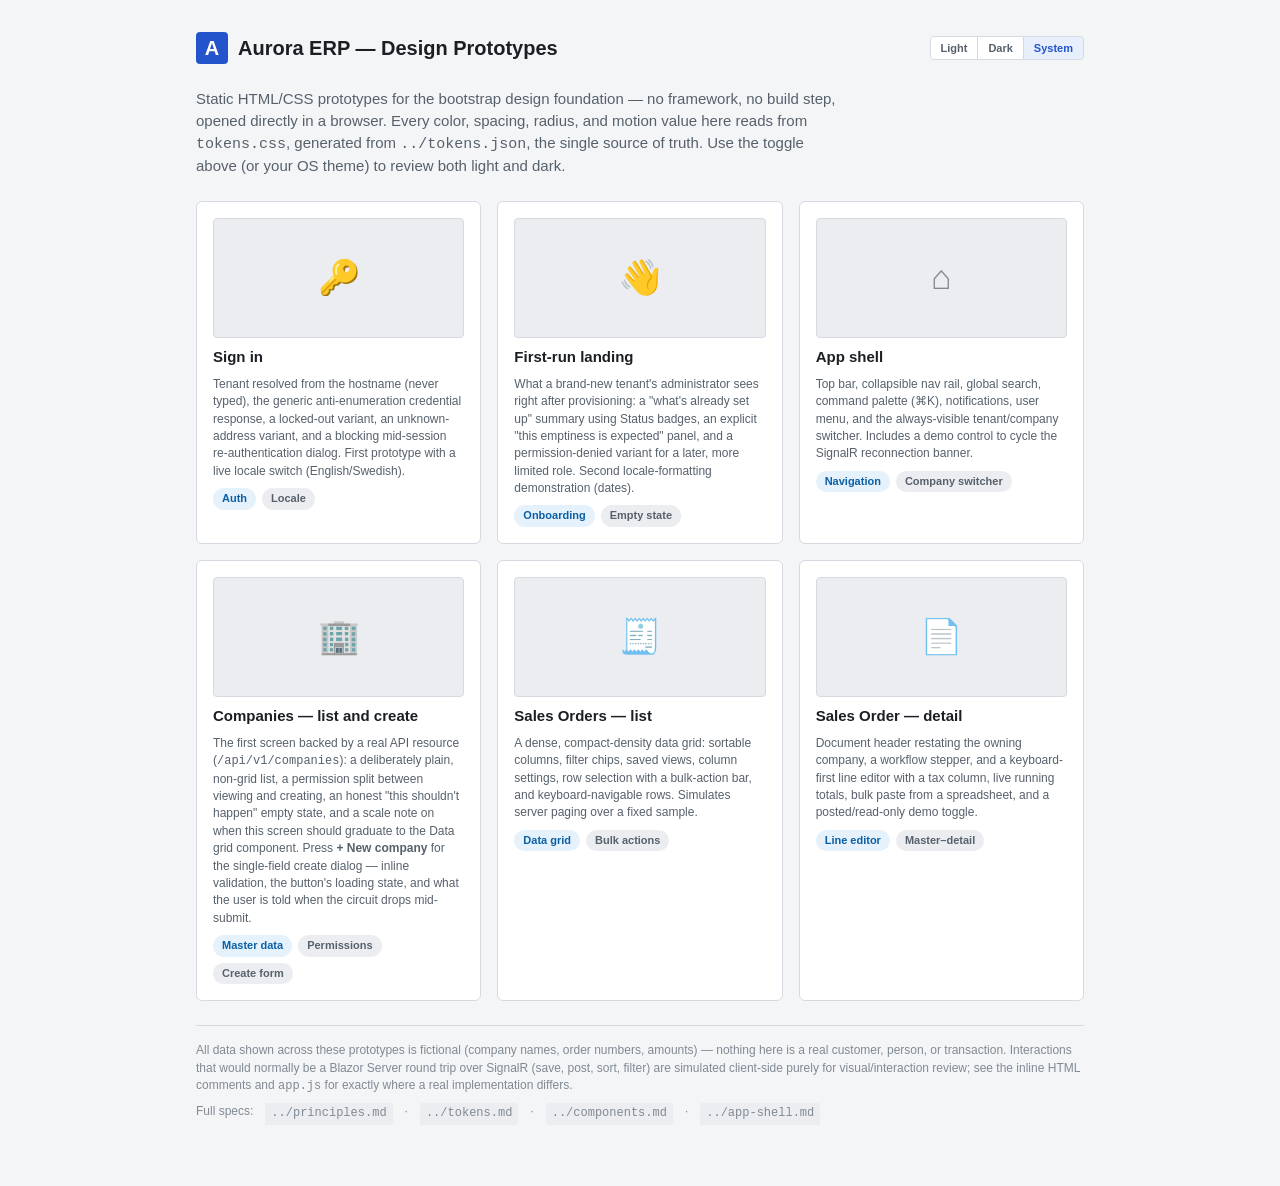
<file: docs/design/prototypes/index.html>
<!doctype html>
<html lang="en">
<head>
<meta charset="utf-8">
<meta name="viewport" content="width=device-width, initial-scale=1">
<title>Aurora ERP Prototypes</title>
<link rel="stylesheet" href="tokens.css">
<link rel="stylesheet" href="app.css">
<style>
  .landing { max-width: 920px; margin: 0 auto; padding: var(--space-8) var(--space-4) var(--space-16); display:flex; flex-direction:column; gap:var(--space-6); }
  .landing header { display:flex; align-items:center; justify-content:space-between; gap:var(--space-4); flex-wrap:wrap; }
  .landing .brand { display:flex; align-items:center; gap:10px; font-weight:700; font-size:20px; }
  .landing .brand .mark { width:32px;height:32px;border-radius:var(--radius-sm); background:var(--color-accent-solid); color:var(--color-text-on-accent); display:flex;align-items:center;justify-content:center; font-weight:700; }
  .lede { font-size: var(--font-size-body-lg); color: var(--color-text-muted); max-width: 640px; }
  .card-grid { display:grid; grid-template-columns: repeat(3,1fr); gap: var(--space-4); }
  @media (max-width: 900px) { .card-grid { grid-template-columns: 1fr; } }
  .proto-card {
    display:flex; flex-direction:column; gap:var(--space-2); text-decoration:none; color:inherit;
    background: var(--color-surface); border:1px solid var(--color-border); border-radius: var(--radius-md);
    padding: var(--space-4); transition: border-color var(--duration-fast) var(--easing-standard), box-shadow var(--duration-fast) var(--easing-standard);
  }
  .proto-card:hover { border-color: var(--color-accent); box-shadow: var(--elevation-2); }
  .proto-card .thumb {
    height: 120px; border-radius: var(--radius-sm); background: var(--color-surface-sunken);
    display:flex; align-items:center; justify-content:center; font-size:34px; color:var(--color-text-subtle);
    border:1px solid var(--color-border);
  }
  .proto-card h2 { font-size: var(--font-size-body-lg); font-weight:600; }
  .proto-card p { font-size: 12px; color: var(--color-text-muted); }
  .proto-card .tags { display:flex; gap:6px; flex-wrap:wrap; }
  .foot-note { font-size:12px; color: var(--color-text-subtle); border-top:1px solid var(--color-border); padding-top: var(--space-4); }
  .doc-links { display:flex; gap:var(--space-3); flex-wrap:wrap; font-size:12px; }
  .doc-links code { background: var(--color-surface-sunken); padding:2px 6px; border-radius: var(--radius-xs); font-family: var(--font-family-mono); }
</style>
</head>
<body>
<div class="landing">
  <header>
    <div class="brand"><span class="mark">A</span> Aurora ERP — Design Prototypes</div>
    <div class="theme-toggle">
      <button data-mode="light" onclick="setTheme('light')">Light</button>
      <button data-mode="dark" onclick="setTheme('dark')">Dark</button>
      <button data-mode="system" onclick="setTheme('system')">System</button>
    </div>
  </header>

  <p class="lede">
    Static HTML/CSS prototypes for the bootstrap design foundation — no framework, no build step, opened directly
    in a browser. Every color, spacing, radius, and motion value here reads from <code>tokens.css</code>,
    generated from <code>../tokens.json</code>, the single source of truth. Use the toggle above (or your OS theme)
    to review both light and dark.
  </p>

  <div class="card-grid">
    <a class="proto-card" href="sign-in.html">
      <div class="thumb">🔑</div>
      <h2>Sign in</h2>
      <p>Tenant resolved from the hostname (never typed), the generic anti-enumeration credential
      response, a locked-out variant, an unknown-address variant, and a blocking mid-session
      re-authentication dialog. First prototype with a live locale switch (English/Swedish).</p>
      <div class="tags"><span class="badge badge-info">Auth</span><span class="badge badge-neutral">Locale</span></div>
    </a>
    <a class="proto-card" href="first-run-landing.html">
      <div class="thumb">👋</div>
      <h2>First-run landing</h2>
      <p>What a brand-new tenant's administrator sees right after provisioning: a "what's already set up"
      summary using Status badges, an explicit "this emptiness is expected" panel, and a permission-denied
      variant for a later, more limited role. Second locale-formatting demonstration (dates).</p>
      <div class="tags"><span class="badge badge-info">Onboarding</span><span class="badge badge-neutral">Empty state</span></div>
    </a>
    <a class="proto-card" href="shell.html">
      <div class="thumb">⌂</div>
      <h2>App shell</h2>
      <p>Top bar, collapsible nav rail, global search, command palette (⌘K), notifications, user menu, and the
      always-visible tenant/company switcher. Includes a demo control to cycle the SignalR reconnection banner.</p>
      <div class="tags"><span class="badge badge-info">Navigation</span><span class="badge badge-neutral">Company switcher</span></div>
    </a>
    <a class="proto-card" href="companies-list.html">
      <div class="thumb">🏢</div>
      <h2>Companies — list and create</h2>
      <p>The first screen backed by a real API resource (<code>/api/v1/companies</code>): a deliberately plain,
      non-grid list, a permission split between viewing and creating, an honest "this shouldn't happen"
      empty state, and a scale note on when this screen should graduate to the Data grid component.
      Press <strong>+ New company</strong> for the single-field create dialog — inline validation, the
      button's loading state, and what the user is told when the circuit drops mid-submit.</p>
      <div class="tags"><span class="badge badge-info">Master data</span><span class="badge badge-neutral">Permissions</span><span class="badge badge-neutral">Create form</span></div>
    </a>
    <a class="proto-card" href="list.html">
      <div class="thumb">🧾</div>
      <h2>Sales Orders — list</h2>
      <p>A dense, compact-density data grid: sortable columns, filter chips, saved views, column settings, row
      selection with a bulk-action bar, and keyboard-navigable rows. Simulates server paging over a fixed sample.</p>
      <div class="tags"><span class="badge badge-info">Data grid</span><span class="badge badge-neutral">Bulk actions</span></div>
    </a>
    <a class="proto-card" href="detail.html">
      <div class="thumb">📄</div>
      <h2>Sales Order — detail</h2>
      <p>Document header restating the owning company, a workflow stepper, and a keyboard-first line editor with a
      tax column, live running totals, bulk paste from a spreadsheet, and a posted/read-only demo toggle.</p>
      <div class="tags"><span class="badge badge-info">Line editor</span><span class="badge badge-neutral">Master–detail</span></div>
    </a>
  </div>

  <div class="foot-note">
    <p style="margin-bottom:8px;">
      All data shown across these prototypes is fictional (company names, order numbers, amounts) — nothing here
      is a real customer, person, or transaction. Interactions that would normally be a Blazor Server round trip
      over SignalR (save, post, sort, filter) are simulated client-side purely for visual/interaction review; see
      the inline HTML comments and <code>app.js</code> for exactly where a real implementation differs.
    </p>
    <div class="doc-links">
      Full specs: <code>../principles.md</code> · <code>../tokens.md</code> · <code>../components.md</code> · <code>../app-shell.md</code>
    </div>
  </div>
</div>
<script src="app.js"></script>
</body>
</html>
</file>
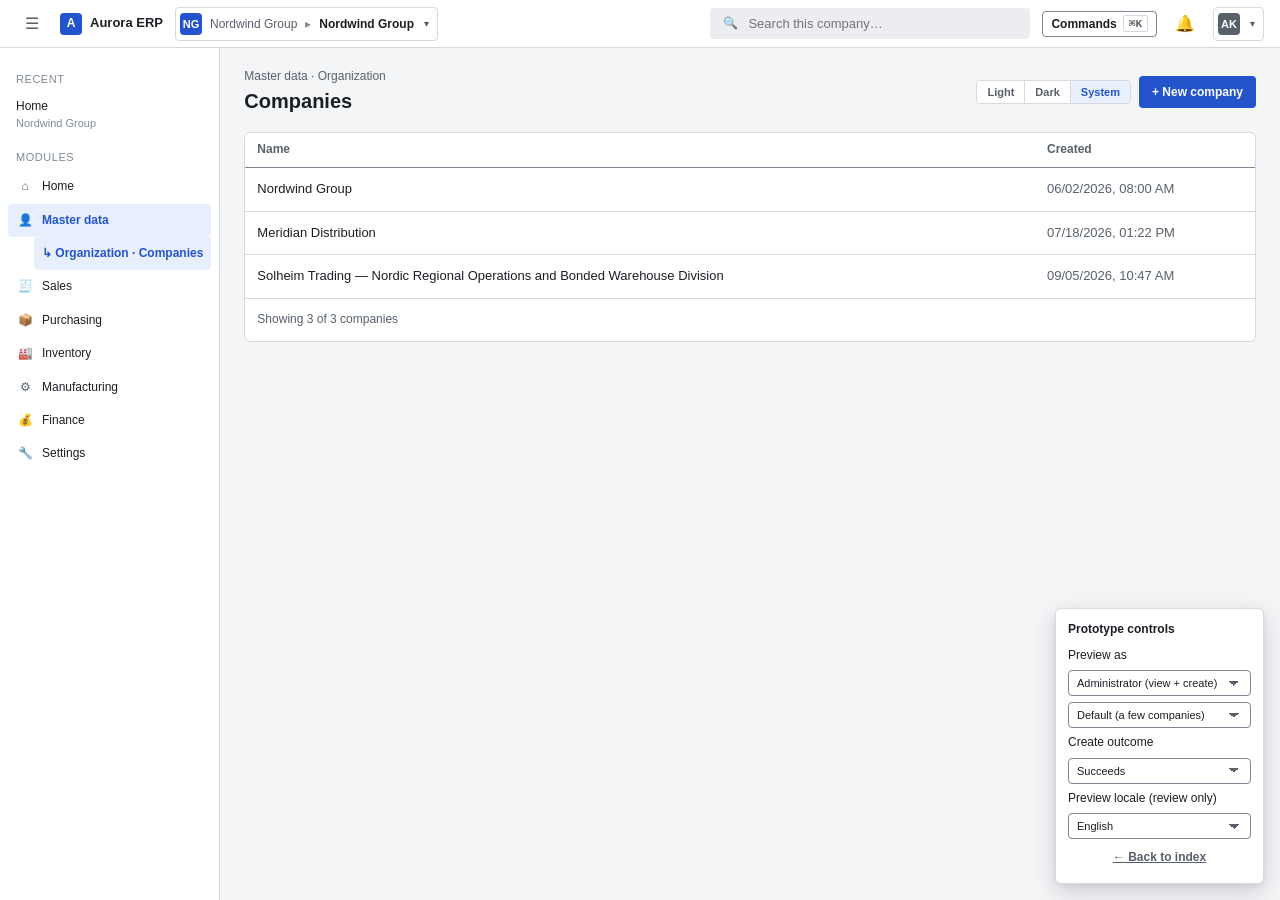
<file: docs/design/prototypes/companies-list.html>
<!doctype html>
<html lang="en">
<head>
<meta charset="utf-8">
<meta name="viewport" content="width=device-width, initial-scale=1">
<title id="page-title" data-i18n="companies.pageTitle" data-i18n-vars='{"tenant":"Nordwind Group"}'>Companies — Nordwind Group · Aurora ERP</title>
<link rel="stylesheet" href="tokens.css">
<link rel="stylesheet" href="app.css">
<style>
  /* A deliberately PLAIN list, not the Data grid component (components.md §8)
     — SPEC-002 non-goals: no sorting/filtering/column settings/saved
     views/bulk actions/virtualization here. Visually distinct from
     table.grid (no sticky sunken header, no sort affordance, no checkbox
     column) so a developer copying this screen never mistakes it for the
     grid component. See spec, "Why not the Data grid." */
  table.plain-list { width: 100%; border-collapse: collapse; font-size: var(--font-size-body); }
  table.plain-list thead th {
    text-align: left; font-weight: 600; color: var(--color-text-muted);
    padding: var(--space-2) var(--space-3); border-bottom: 1px solid var(--color-border-strong);
    font-size: 12px;
  }
  table.plain-list tbody td { padding: 12px var(--space-3); border-bottom: 1px solid var(--color-border); vertical-align: top; }
  table.plain-list tbody tr:last-child td { border-bottom: none; }
  table.plain-list td.name-cell { max-width: 480px; overflow-wrap: anywhere; }
  table.plain-list td.date-cell { color: var(--color-text-muted); white-space: nowrap; }
  .list-footer { display: flex; align-items: center; justify-content: space-between; padding: var(--space-3); font-size: 12px; color: var(--color-text-muted); border-top: 1px solid var(--color-border); }
  /* text-muted, not text-subtle: this note is real content a reviewer is meant
     to read. tokens.md reserves text-subtle for placeholder and disabled-label
     text (the two cases WCAG 1.4.3 exempts) and it measures 3.50:1 on light
     surface — below the 4.5:1 this needs. */
  .scale-note { font-size: 11px; color: var(--color-text-muted); padding: 0 var(--space-3) var(--space-2); }
  .skeleton-cell { height: 14px; width: 60%; }

  /* Create-company dialog — components.md §9's "non-field-specific error"
     banner, same visual language as sign-in.html's .auth-banner. Token values
     only. */
  .form-banner {
    border-radius: var(--radius-sm); padding: var(--space-2) var(--space-3);
    font-size: var(--font-size-small); background: var(--color-danger-muted);
    color: var(--color-danger); border: 1px solid var(--color-danger);
  }
  .form-banner[hidden] { display: none; }
  .form-banner:focus-visible { outline: 2px solid var(--color-border-focus); outline-offset: 2px; }
  .field label .req { font-weight: 400; }
  #create-company-form { display: flex; flex-direction: column; gap: var(--space-3); }
  /* A doubled-length button label must never be truncated or clipped: the
     action row wraps instead. See spec, "Locale, formats and pseudo-locale". */
  .dialog .actions { flex-wrap: wrap; }
</style>
</head>
<body>
<!-- SC 2.4.1 Bypass Blocks: the nav rail repeats ~10 links on every shell
     screen, so the first focusable element on the page jumps past them.
     .skip-link now lives in app.css (promoted from sign-in.html by DESIGN-001)
     so every shell screen can use the same one. -->
<a class="skip-link" href="#main" data-i18n="shell.skipToContent">Skip to main content</a>
<div class="shell" id="shell">

  <header class="topbar">
    <button class="icon-btn" title="Toggle navigation" aria-label="Toggle navigation" onclick="toggleRail()">☰</button>
    <div class="brand"><span class="mark">A</span> Aurora ERP</div>

    <!-- Now three companies exist (continuing the story from first-run-landing.html),
         so tenant name and company name have diverged from "identical" — the
         switcher's two-segment Tenant ▸ Company form is back (components.md §18). -->
    <div class="switcher">
      <button class="switcher-trigger" onclick="togglePopover('company-popover', event)" aria-haspopup="true">
        <span class="company-badge" style="--badge-color:#2454CC">NG</span>
        <span class="tenant-name">Nordwind Group</span>
        <span class="sep">▸</span>
        <span class="company-name">Nordwind Group</span>
        <span class="chev">▾</span>
      </button>
      <div class="popover" id="company-popover" hidden>
        <div class="group-label">Nordwind Group</div>
        <div class="popover-item active">
          <span class="company-badge" style="--badge-color:#2454CC">NG</span>
          <div><div>Nordwind Group</div></div>
        </div>
        <div class="popover-item">
          <span class="company-badge" style="--badge-color:#8A5200">MD</span>
          <div><div>Meridian Distribution</div></div>
        </div>
        <div class="popover-item">
          <span class="company-badge" style="--badge-color:#146C2E">ST</span>
          <div><div>Solheim Trading</div></div>
        </div>
      </div>
    </div>

    <div class="spacer"></div>
    <div class="search-box"><span>🔍</span><input placeholder="Search this company…" onfocus="openModal('cmdk-modal'); this.blur();"></div>
    <button class="btn btn-secondary btn-sm" onclick="openModal('cmdk-modal')">Commands <span class="kbd">⌘K</span></button>
    <button class="icon-btn" title="Notifications" aria-label="Notifications">🔔</button>
    <div class="switcher">
      <button class="switcher-trigger" onclick="togglePopover('user-popover', event)">
        <span class="company-badge" style="--badge-color:#57616C">AK</span>
        <span class="chev">▾</span>
      </button>
      <div class="popover" id="user-popover" hidden style="right:0;left:auto;min-width:200px;">
        <div class="popover-item">Preferences</div><div class="popover-item">Sign out</div>
      </div>
    </div>
  </header>

  <!-- Nav rail sub-navigation expanded under "Master data" -> "Organization" ->
       "Companies", per app-shell.md's own "each expandable to its sub-areas"
       rule — the first prototype to actually show a module's sub-nav. -->
  <nav class="nav-rail">
    <div class="nav-section-label">Recent</div>
    <div class="recent-item" onclick="location.href='first-run-landing.html'"><span class="title">Home</span><span class="co">Nordwind Group</span></div>
    <div class="nav-section-label">Modules</div>
    <a class="nav-item" href="first-run-landing.html"><span class="ic">⌂</span><span class="label">Home</span></a>
    <a class="nav-item active" href="companies-list.html" style="padding-left:8px;"><span class="ic">👤</span><span class="label">Master data</span></a>
    <a class="nav-item active" href="companies-list.html" style="margin-left:26px;width:calc(100% - 26px);font-weight:600;"><span class="label">↳ Organization · Companies</span></a>
    <a class="nav-item"><span class="ic">🧾</span><span class="label">Sales</span></a>
    <a class="nav-item"><span class="ic">📦</span><span class="label">Purchasing</span></a>
    <a class="nav-item"><span class="ic">🏭</span><span class="label">Inventory</span></a>
    <a class="nav-item"><span class="ic">⚙</span><span class="label">Manufacturing</span></a>
    <a class="nav-item"><span class="ic">💰</span><span class="label">Finance</span></a>
    <a class="nav-item"><span class="ic">🔧</span><span class="label">Settings</span></a>
  </nav>

  <main class="main" id="main" tabindex="-1">
    <div class="page" style="max-width:1100px;">
      <div class="page-header" id="page-header-full">
        <div>
          <div class="breadcrumb" data-i18n="companies.breadcrumb">Master data · Organization</div>
          <h1 data-i18n="companies.heading">Companies</h1>
        </div>
        <div style="display:flex; gap:var(--space-2); align-items:center;">
          <div class="theme-toggle" aria-label="Theme">
            <button data-mode="light" onclick="setTheme('light')">Light</button>
            <button data-mode="dark" onclick="setTheme('dark')">Dark</button>
            <button data-mode="system" onclick="setTheme('system')">System</button>
          </div>
          <button class="btn btn-primary" id="new-company-btn" onclick="onNewCompanyClick()"
                  aria-describedby="new-company-reason" aria-haspopup="dialog">
            <span data-i18n="companies.newButton">+ New company</span>
          </button>
          <!-- title alone is not reliably exposed to assistive tech on focus;
               aria-describedby + a real (visually-hidden when not needed)
               text node is the mechanism that actually backs the claim this
               screen's spec makes ("a disabled control still carries a
               reachable reason on focus, not only on mouse hover"). -->
          <span id="new-company-reason" class="visually-hidden"></span>
        </div>
      </div>

      <!-- ============ DEFAULT (a few companies, has permission) ============ -->
      <div class="panel" id="content-default">
        <table class="plain-list">
          <!-- A visually-hidden <caption> is the table's accessible name
               (SC 1.3.1). It restates the tenant, so a screen-reader user gets
               the same "which books am I looking at" confirmation a sighted
               user gets from the switcher in the top bar (Principle 5). -->
          <caption class="visually-hidden" data-i18n="companies.tableCaption"
                   data-i18n-vars='{"tenant":"Nordwind Group"}'>Companies in Nordwind Group</caption>
          <thead>
            <tr>
              <th scope="col" data-i18n="companies.colName">Name</th>
              <th scope="col" style="width:220px;" data-i18n="companies.colCreated">Created</th>
            </tr>
          </thead>
          <tbody id="rows-default">
            <tr><td class="name-cell">Nordwind Group</td><td class="date-cell" data-i18n-datetime="2026-06-02T08:00:00Z"></td></tr>
            <tr><td class="name-cell">Meridian Distribution</td><td class="date-cell" data-i18n-datetime="2026-07-18T13:22:00Z"></td></tr>
            <tr><td class="name-cell">Solheim Trading — Nordic Regional Operations and Bonded Warehouse Division</td><td class="date-cell" data-i18n-datetime="2026-09-05T10:47:00Z"></td></tr>
          </tbody>
        </table>
        <div class="list-footer">
          <span id="footer-count" data-i18n="companies.footerCountFew" data-i18n-vars='{"shown":"3","total":"3"}'>Showing 3 of 3 companies</span>
        </div>
      </div>

      <!-- ============ LOADING ============ -->
      <div class="panel" id="content-loading" hidden>
        <table class="plain-list">
          <caption class="visually-hidden" data-i18n="companies.loadingLabel">Loading companies…</caption>
          <thead><tr><th scope="col" data-i18n="companies.colName">Name</th><th scope="col" style="width:220px;" data-i18n="companies.colCreated">Created</th></tr></thead>
          <tbody>
            <tr><td><div class="skeleton skeleton-cell"></div></td><td><div class="skeleton skeleton-cell" style="width:80px;"></div></td></tr>
            <tr><td><div class="skeleton skeleton-cell" style="width:40%;"></div></td><td><div class="skeleton skeleton-cell" style="width:80px;"></div></td></tr>
            <tr><td><div class="skeleton skeleton-cell" style="width:50%;"></div></td><td><div class="skeleton skeleton-cell" style="width:80px;"></div></td></tr>
          </tbody>
        </table>
        <div class="list-footer" data-i18n="companies.loadingLabel">Loading companies…</div>
      </div>

      <!-- ============ TRUE EMPTY (should never happen, per AC-7) ============ -->
      <div class="panel" id="content-empty" hidden>
        <div class="empty-state">
          <div class="glyph" aria-hidden="true">🏢</div>
          <h3 data-i18n="companies.emptyHeading">No companies yet</h3>
          <p data-i18n="companies.emptyBody">This shouldn't happen on a provisioned tenant — every tenant starts with one default company. Contact support if you see this.</p>
        </div>
      </div>

      <!-- ============ ERROR ============ -->
      <div class="panel" id="content-error" hidden>
        <div class="empty-state">
          <div class="glyph" aria-hidden="true">⚠</div>
          <h3 data-i18n="companies.errorHeading">We couldn't load your companies</h3>
          <p data-i18n="companies.errorBody">Try again, or contact support if this keeps happening.</p>
          <button class="btn btn-secondary" onclick="setPersonaState('admin')"><span data-i18n="companies.retry">Retry</span></button>
        </div>
      </div>

      <!-- ====== UNAVAILABLE — one state, two causes, deliberately identical ======
           Rendered both when the caller lacks the list permission AND when the
           resource does not exist for this tenant at all (Organization not
           enabled, route not served). Same heading, same body, no counts, no
           create action, no permission name — so the screen cannot be used to
           learn whether any Company exists, or whether one merely cannot be
           seen. See spec, "Permission, and why this screen is not an existence
           oracle". -->
      <div class="panel" id="content-no-access" hidden>
        <div class="empty-state">
          <div class="glyph" aria-hidden="true">🔒</div>
          <h3 data-i18n="companies.unavailableHeading">Companies isn't available here</h3>
          <p data-i18n="companies.unavailableBody">If you think this should be available to you, ask a tenant administrator.</p>
        </div>
      </div>

      <!-- ============ MANY ROWS (scale note — see spec, "Thousands of rows") ============ -->
      <div class="panel" id="content-many" hidden>
        <table class="plain-list">
          <caption class="visually-hidden" data-i18n="companies.tableCaption"
                   data-i18n-vars='{"tenant":"Nordwind Group"}'>Companies in Nordwind Group</caption>
          <thead><tr><th scope="col" data-i18n="companies.colName">Name</th><th scope="col" style="width:220px;" data-i18n="companies.colCreated">Created</th></tr></thead>
          <tbody id="rows-many"><!-- filled by script --></tbody>
        </table>
        <p class="scale-note">
          Illustrative only — a real tenant realistically holds at most a few dozen companies. If any tenant were
          ever observed exceeding roughly a few hundred, this screen should move to the Data grid component
          (components.md §8) rather than teach this plain list ad hoc virtualization. See spec, "Thousands of rows."
        </p>
        <div class="list-footer">
          <span id="footer-count-many" data-i18n="companies.footerCountMany"
                data-range-start="1" data-range-end="50" data-total="1204"
                data-i18n-vars='{"rangeStart":"1","rangeEnd":"50","total":"1204"}'></span>
          <span style="display:flex;align-items:center;gap:8px;">
            <button class="btn btn-ghost btn-sm" disabled>‹ Prev</button>
            <button class="btn btn-ghost btn-sm">Next ›</button>
          </span>
        </div>
      </div>
    </div>
  </main>
  <div class="conn-banner" id="conn-banner" data-state="connected"></div>
</div>

<div class="demo-controls">
  <div class="title" data-i18n="companies.demoPanelTitle">Prototype controls</div>
  <div class="group-label" data-i18n="companies.previewPersona">Preview as</div>
  <select class="input" style="height:26px; font-size:11px;" id="persona-select" data-i18n-aria-label="companies.previewPersona" onchange="setPersonaState(this.value)">
    <option value="admin">Administrator (view + create)</option>
    <option value="viewer">Viewer (view only)</option>
    <option value="none" data-i18n="companies.demoStateNoAccess">No permission (403)</option>
  </select>
  <select class="input" style="height:26px; font-size:11px;" id="scenario-select" data-i18n-aria-label="companies.demoStateDefault" onchange="setScenario(this.value)">
    <option value="default" data-i18n="companies.demoStateDefault">Default (a few companies)</option>
    <option value="loading" data-i18n="companies.demoStateLoading">Loading</option>
    <option value="empty" data-i18n="companies.demoStateEmpty">Empty (should never happen)</option>
    <option value="error" data-i18n="companies.demoStateError">Error</option>
    <option value="many" data-i18n="companies.demoStateMany">Many rows (scale note)</option>
  </select>
  <div class="group-label" data-i18n="companies.demoOutcomeLabel">Create outcome</div>
  <select class="input" style="height:26px; font-size:11px;" id="outcome-select" data-i18n-aria-label="companies.demoOutcomeLabel">
    <option value="success" data-i18n="companies.demoOutcomeSuccess">Succeeds</option>
    <option value="forbidden" data-i18n="companies.demoOutcomeForbidden">Refused (403)</option>
    <option value="server" data-i18n="companies.demoOutcomeServer">Server error (500)</option>
    <option value="circuit" data-i18n="companies.demoOutcomeCircuitDrop">Circuit drops mid-submit</option>
  </select>
  <div class="group-label" data-i18n="companies.previewLocale">Preview locale (review only)</div>
  <select class="input locale-select" style="height:26px; font-size:11px;" data-i18n-aria-label="companies.previewLocale" onchange="previewLocale(this.value)">
    <option value="en">English</option>
    <option value="sv-SE">Svenska</option>
  </select>
  <a class="btn btn-ghost btn-sm" href="index.html">← Back to index</a>
</div>

<!-- =====================================================================
     CREATE COMPANY — components.md §14 (dialog) + §9 (inline validation)
     + §2 (text input) + §1 (button loading state).
     One field, so no on-submit error summary: §9 reserves the summary for
     forms with more than ~6 fields, and a summary listing one error the
     user is already being moved to would be noise, not help.
     Spec: docs/design/screens/SPEC-002-company-create.md
     ===================================================================== -->
<div class="modal-overlay" id="create-company-modal" hidden>
  <div class="dialog" role="dialog" aria-modal="true" aria-labelledby="create-company-title">
    <h2 id="create-company-title" data-i18n="companies.create.dialogTitle">New company</h2>

    <!-- Non-field-specific error (403, 500, or an unconfirmed outcome after a
         circuit drop). role="alert" AND programmatic focus: the alert role
         announces it, the focus move means a keyboard user's next Tab starts
         from the message rather than from wherever they happened to be.
         tabindex="-1" keeps it out of the tab order when it is not showing. -->
    <div class="form-banner" id="create-banner" role="alert" tabindex="-1" hidden></div>

    <form id="create-company-form" novalidate onsubmit="return submitCreate(event);">
      <div class="field">
        <label for="company-name">
          <span data-i18n="companies.create.nameLabel">Company name</span>
          <span class="req" data-i18n="companies.create.requiredSuffix">(required)</span>
        </label>
        <!-- No maxlength: a hard cap would silently truncate a pasted 250-character
             name and the over-length message could then never fire at all — a
             validation rule that cannot fail is not a check. The field accepts
             the over-long value and says so. -->
        <input class="input" type="text" id="company-name" name="companyName"
               required autocomplete="off" spellcheck="false"
               aria-describedby="company-name-hint" data-autofocus
               oninput="onNameInput()" onblur="onNameBlur()">
        <div class="field-foot">
          <span class="hint" id="company-name-hint" data-i18n="companies.create.nameHint">Up to 200 characters.</span>
          <!-- components.md §2: the counter appears only once the user is
               within 20% of the limit (>= 160 of 200), not before. -->
          <span class="counter" id="company-name-counter" hidden></span>
        </div>
        <p class="error-msg" id="company-name-error" hidden></p>
      </div>
      <div class="actions">
        <button type="button" class="btn btn-secondary" id="create-cancel"
                onclick="onCancelCreate()" data-i18n="companies.create.cancel">Cancel</button>
        <button type="submit" class="btn btn-primary" id="create-submit">
          <span id="create-submit-label" data-i18n="companies.create.submit">Create company</span>
        </button>
      </div>
    </form>
  </div>
</div>

<div class="modal-overlay" id="cmdk-modal" hidden>
  <div class="cmdk" role="dialog" aria-modal="true">
    <input placeholder="Search records, or type a command…" autofocus>
    <div class="results">
      <div class="group-label">Navigate to</div>
      <div class="result" onclick="location.href='first-run-landing.html'"><span>⌂</span> Home</div>
    </div>
  </div>
</div>
<div class="toast-stack"></div>

<script src="i18n.js"></script>
<script src="app.js"></script>
<script>
  // ---------------------------------------------------------------------
  // "Many rows" demo data — generated once, not shipped as a literal
  // 1,204-row fixture. The footer count intentionally uses a large number
  // here specifically to make the locale-driven THOUSANDS-SEPARATOR
  // difference visible (formatCount), which the default 3-row state is too
  // small to demonstrate: 1,204 (en) vs 1 204 (sv-SE, non-breaking space).
  // ---------------------------------------------------------------------
  function buildManyRows() {
    var tbody = document.getElementById("rows-many");
    var names = ["Solheim Trading", "Meridian Distribution", "Havenport Wholesale", "Ashford Supply Group",
      "Delta Ridge Traders", "Comet Bay Distribution", "Northgate Holdings", "Falkenberg Commerce"];
    var html = "";
    for (var i = 0; i < 50; i++) {
      var d = new Date(2026, 0, 1 + i * 3);
      html += "<tr><td class=\"name-cell\">" + names[i % names.length] + " " + (i + 1) + "</td>" +
        "<td class=\"date-cell\" data-i18n-datetime=\"" + d.toISOString() + "\"></td></tr>";
    }
    tbody.innerHTML = html;
  }
  buildManyRows();

  // The footer's {total} must go through formatCount() to actually show the
  // locale-driven thousands-grouping difference (1,204 vs 1 204) — earlier
  // draft of this file embedded the raw literal "1204" straight into
  // data-i18n-vars, which interpolated identically in both locales and
  // silently failed to demonstrate the thing this state exists to show.
  // rangeStart/rangeEnd are left as plain digits: below 1,000, grouping
  // makes no visible difference, so running them through formatCount too
  // would only add noise, not signal.
  function renderFooterCounts() {
    var el = document.getElementById("footer-count-many");
    var vars = JSON.parse(el.getAttribute("data-i18n-vars"));
    vars.total = formatCount(parseInt(el.getAttribute("data-total"), 10));
    vars.rangeStart = el.getAttribute("data-range-start");
    vars.rangeEnd = el.getAttribute("data-range-end");
    el.setAttribute("data-i18n-vars", JSON.stringify(vars));
  }
  renderFooterCounts();

  // ---------------------------------------------------------------------
  // Two independent demo axes: WHO is looking (permission) and WHAT the
  // server returned (loading/empty/error/scale). Kept separate because in
  // the real app they are genuinely orthogonal — a viewer can see an error
  // just as easily as an administrator can.
  // ---------------------------------------------------------------------
  var currentPersona = "admin";
  var currentScenario = "default";
  // Name proposed by this screen's spec, to be confirmed by B-15.2's developer.
  var PERMISSION_MANAGE = "organization.company.manage";

  function setPersonaState(persona) {
    currentPersona = persona;
    document.getElementById("persona-select").value = persona;
    render();
  }
  function setScenario(scenario) {
    currentScenario = scenario;
    document.getElementById("scenario-select").value = scenario;
    render();
  }

  function render() {
    var header = document.getElementById("page-header-full");
    var panels = ["default", "loading", "empty", "error", "many", "no-access"];

    if (currentPersona === "none") {
      // No organization.company.view at all: the whole list surface — including
      // the "+ New company" action — is withheld, not merely disabled, per
      // components.md §17's "No permission" rule (state plainly, offer no
      // action the viewer isn't authorized for).
      header.style.display = "none";
      panels.forEach(function (p) { document.getElementById("content-" + p).hidden = (p !== "no-access"); });
      return;
    }

    header.style.display = "";
    panels.forEach(function (p) { document.getElementById("content-" + p).hidden = (p === "no-access") || (p !== currentScenario); });

    var btn = document.getElementById("new-company-btn");
    var reason = document.getElementById("new-company-reason");
    if (currentPersona === "viewer") {
      // aria-disabled, not the native `disabled` attribute — see
      // components.md §1's correction. The button stays focusable so a
      // keyboard/screen-reader user can actually reach its reason.
      btn.setAttribute("aria-disabled", "true");
      // The permission constant is an identifier, not prose: it is interpolated
      // so no translator is ever asked to translate `organization.company.manage`.
      var reasonText = t("companies.newButtonDisabledReason", { permission: PERMISSION_MANAGE });
      btn.title = reasonText;
      reason.textContent = reasonText;
    } else {
      btn.removeAttribute("aria-disabled");
      btn.removeAttribute("title");
      reason.textContent = "";
    }
  }

  // =====================================================================
  // CREATE COMPANY
  // =====================================================================
  var NAME_MAX = 200;            // SPEC-002 BR-2
  var COUNTER_AT = 160;          // components.md §2: "within 20% of the limit"
  var nameDirty = false;

  function onNewCompanyClick() {
    // aria-disabled does not stop the click event the way native `disabled`
    // would — the handler itself must check it (components.md §1 correction).
    if (document.getElementById("new-company-btn").getAttribute("aria-disabled") === "true") return;
    openCreateDialog();
  }

  function openCreateDialog() {
    document.getElementById("company-name").value = "";
    nameDirty = false;
    clearNameError();
    hideCreateBanner();
    updateCounter();
    setSubmitting(false);
    openModal("create-company-modal"); // focuses [data-autofocus] = the name field
  }

  function onCancelCreate() {
    if (isSubmitting()) return; // no cancel while a commit is actually in flight
    closeModal("create-company-modal"); // restores focus to "+ New company"
  }

  function trimmedName() { return document.getElementById("company-name").value.trim(); }

  // BR-2's limit is counted in the same units .NET's string.Length counts
  // (UTF-16 code units), so the browser counter and the server validator agree
  // on what "200 characters" means for a name containing a non-BMP character.
  function nameLength() { return trimmedName().length; }

  function updateCounter() {
    var counter = document.getElementById("company-name-counter");
    var len = nameLength();
    if (len >= COUNTER_AT) {
      counter.hidden = false;
      counter.textContent = t("companies.create.counter", { remaining: formatCount(NAME_MAX - len) });
    } else {
      counter.hidden = true;
      counter.textContent = "";
    }
  }

  // Trim first, then validate: "   " is an empty name, not a 3-character one
  // (SPEC-002 BR-2), and that is the rule the server applies too.
  function validateName() {
    var len = nameLength();
    if (len === 0) return { key: "companies.create.errorRequired", vars: null };
    if (len > NAME_MAX) return { key: "companies.create.errorTooLong", vars: { count: formatCount(len) } };
    return null;
  }

  function setNameError(err) {
    if (!err) { clearNameError(); return; }
    var input = document.getElementById("company-name");
    var el = document.getElementById("company-name-error");
    el.hidden = false;
    el.textContent = t(err.key, err.vars);
    input.classList.add("has-error");
    input.setAttribute("aria-invalid", "true");
    // Error first, hint second: a screen reader reads the description in this
    // order, and "what is wrong" outranks "what the rule is".
    input.setAttribute("aria-describedby", "company-name-error company-name-hint");
  }

  function clearNameError() {
    var input = document.getElementById("company-name");
    var el = document.getElementById("company-name-error");
    el.hidden = true;
    el.textContent = "";
    input.classList.remove("has-error");
    input.removeAttribute("aria-invalid");
    input.setAttribute("aria-describedby", "company-name-hint");
  }

  function onNameInput() {
    nameDirty = true;
    updateCounter();
    // components.md §9: a field already marked invalid re-validates live, so
    // the error clears the moment it is actually fixed. A field that is not
    // yet marked invalid stays silent until blur or submit.
    if (document.getElementById("company-name").getAttribute("aria-invalid") === "true") {
      setNameError(validateName());
    }
  }

  function onNameBlur() {
    // Untouched-and-empty is not an error yet (components.md §9) — otherwise
    // tabbing from the autofocused field straight to Cancel would accuse the
    // user of something before they had interacted at all.
    if (nameDirty) setNameError(validateName());
  }

  function showCreateBanner(message) {
    var b = document.getElementById("create-banner");
    b.hidden = false;
    b.textContent = message;
    b.focus();
  }
  function hideCreateBanner() {
    var b = document.getElementById("create-banner");
    b.hidden = true;
    b.textContent = "";
  }

  function isSubmitting() {
    return document.getElementById("create-submit").getAttribute("aria-disabled") === "true";
  }

  function setSubmitting(on) {
    var btn = document.getElementById("create-submit");
    var label = document.getElementById("create-submit-label");
    var cancel = document.getElementById("create-cancel");
    var input = document.getElementById("company-name");
    var overlay = document.getElementById("create-company-modal");
    if (on) {
      // Keep the button's width so the dialog does not reflow under the
      // pointer mid-click (components.md §1).
      btn.style.minWidth = btn.offsetWidth + "px";
      btn.setAttribute("aria-disabled", "true");
      cancel.setAttribute("aria-disabled", "true");
      label.textContent = "";
      var sp = document.createElement("span");
      sp.className = "spinner";
      sp.setAttribute("aria-hidden", "true");
      label.appendChild(sp);
      // aria-live on the label announces "Creating…" without stealing focus.
      btn.setAttribute("aria-label", t("companies.create.submitting"));
      // readonly, not disabled: the typed name stays visible and selectable and
      // focus is not thrown to <body> (components.md §11's saving state).
      input.readOnly = true;
      // Esc is inert while a commit is in flight (components.md §14).
      overlay.dataset.modalBlocking = "true";
      announce(t("companies.create.submitting"));
    } else {
      btn.style.minWidth = "";
      btn.removeAttribute("aria-disabled");
      btn.removeAttribute("aria-label");
      cancel.removeAttribute("aria-disabled");
      label.textContent = t("companies.create.submit");
      input.readOnly = false;
      overlay.dataset.modalBlocking = "false";
    }
  }

  function submitCreate(e) {
    e.preventDefault();
    hideCreateBanner();
    var err = validateName();
    if (err) {
      // components.md §9: submit re-validates everything and focuses the first
      // invalid field. With aria-invalid + aria-describedby already set, the
      // move is what produces the announcement — label, "invalid entry",
      // then the message.
      setNameError(err);
      document.getElementById("company-name").focus();
      return false;
    }
    setSubmitting(true);
    var outcome = document.getElementById("outcome-select").value;
    if (outcome === "circuit") { demoCircuitDropDuringSubmit(); return false; }
    window.setTimeout(function () { finishSubmit(outcome); }, 700);
    return false;
  }

  function finishSubmit(outcome) {
    var name = trimmedName();
    if (outcome === "success") {
      setSubmitting(false);
      closeModal("create-company-modal");  // focus returns to "+ New company"
      appendCompanyRow(name);
      setScenario("default");
      showToast("success", t("companies.create.successToast", { name: name }));
      return;
    }
    setSubmitting(false);
    if (outcome === "forbidden") {
      showCreateBanner(t("companies.create.errorForbidden"));
      // The refusal is real: the permission is gone, so the list behind the
      // dialog must stop offering the action too, not just this one attempt.
      setPersonaState("viewer");
    } else {
      showCreateBanner(t("companies.create.errorServer"));
    }
  }

  // The circuit drops after the command left the browser and before any answer
  // came back. SPEC-002 deliberately requires no Idempotency-Key on this
  // command, so the UI must not retry on the user's behalf — it says plainly
  // that the outcome is unknown and sends them to the list to look.
  function demoCircuitDropDuringSubmit() {
    var name = trimmedName();
    setConnectionState("reconnecting");
    window.setTimeout(function () {
      setConnectionState("connected");
      announce(t("shell.reconnected"));
      setSubmitting(false);
      showCreateBanner(t("companies.create.errorUnknownOutcome", { name: name }));
    }, 2200);
  }

  function appendCompanyRow(name) {
    var tbody = document.getElementById("rows-default");
    var tr = document.createElement("tr");
    var tdName = document.createElement("td");
    tdName.className = "name-cell";
    tdName.textContent = name;   // textContent: a company name is data, never markup
    var tdDate = document.createElement("td");
    tdDate.className = "date-cell";
    var iso = new Date().toISOString();
    tdDate.setAttribute("data-i18n-datetime", iso);
    tdDate.textContent = formatDateTime(iso);
    tr.appendChild(tdName);
    tr.appendChild(tdDate);
    tbody.appendChild(tr);
    renderFooterFew();
  }

  // Counted from the DOM and formatted through formatCount, not carried as a
  // literal in data-i18n-vars: a literal would never change after a create and
  // would print "3" identically in every locale.
  function renderFooterFew() {
    var n = document.querySelectorAll("#rows-default tr").length;
    var vars = { shown: formatCount(n), total: formatCount(n) };
    var el = document.getElementById("footer-count");
    el.setAttribute("data-i18n-vars", JSON.stringify(vars));
    el.textContent = t("companies.footerCountFew", vars);
  }

  // Re-render dynamic dates/footer after every locale switch (same reasoning
  // as first-run-landing.html: applyI18n() cannot be safely called again
  // from inside its own completion hook).
  function previewLocale(loc) {
    try { localStorage.setItem("aurora-locale", loc); } catch (e) { /* ignore */ }
    renderFooterCounts(); // must run BEFORE applyI18n() reads data-i18n-vars
    renderFooterFew();    // same, for the default state's count
    applyI18n(); // re-runs [data-i18n-datetime] scan and static-string lookups
    render();    // the disabled-reason text is built in JS, so it re-renders here
    updateCounter();
  }

  render();
  renderFooterFew();
</script>
</body>
</html>
</file>
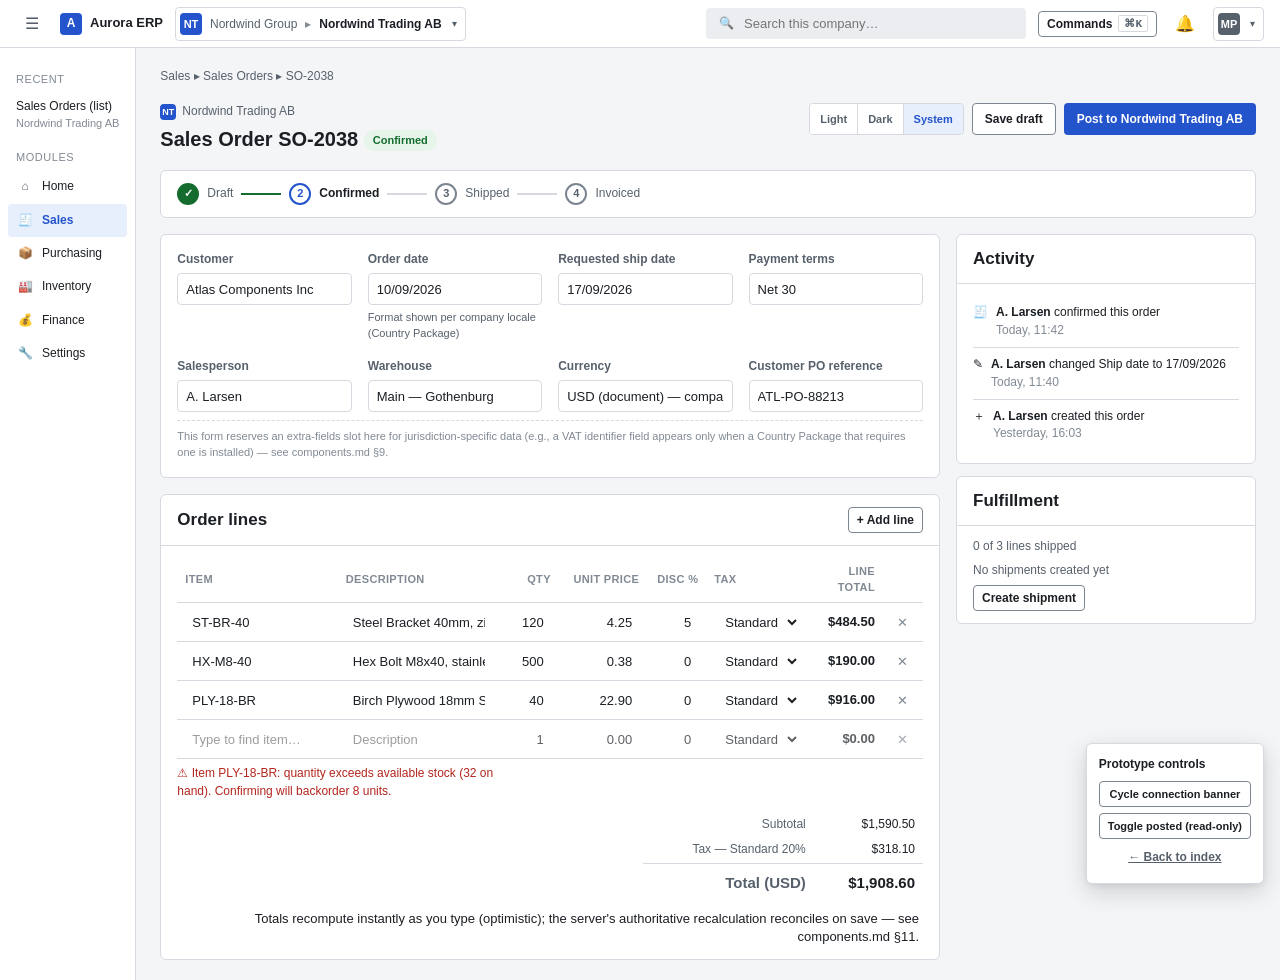
<file: docs/design/prototypes/detail.html>
<!doctype html>
<html lang="en">
<head>
<meta charset="utf-8">
<meta name="viewport" content="width=device-width, initial-scale=1">
<title>Aurora ERP — Sales Order SO-2038</title>
<link rel="stylesheet" href="tokens.css">
<link rel="stylesheet" href="app.css">
<style>
  .side-panel { display:flex; flex-direction:column; gap:var(--space-3); }
  .activity-item { display:flex; gap:8px; font-size:12px; padding:8px 0; border-bottom:1px solid var(--color-border); }
  .activity-item:last-child { border-bottom:none; }
  .activity-item .who { font-weight:600; }
  .activity-item .when { color:var(--color-text-subtle); }
  .layout-2col { display:grid; grid-template-columns: 1fr 300px; gap: var(--space-4); align-items:start; }
  @media (max-width:1199px){ .layout-2col{ grid-template-columns: 1fr; } .info-grid{ grid-template-columns: repeat(2,1fr);} }
  .country-pkg-note { font-size:11px; color:var(--color-text-subtle); border-top:1px dashed var(--color-border); margin-top:var(--space-2); padding-top:var(--space-2); }
</style>
</head>
<body>
<div class="shell" id="shell">
  <header class="topbar">
    <button class="icon-btn" title="Toggle navigation" aria-label="Toggle navigation" onclick="toggleRail()">☰</button>
    <div class="brand"><span class="mark">A</span> Aurora ERP</div>
    <div class="switcher">
      <button class="switcher-trigger" onclick="togglePopover('company-popover', event)">
        <span class="company-badge" style="--badge-color:#2454CC">NT</span>
        <span class="tenant-name">Nordwind Group</span>
        <span class="sep">▸</span>
        <span class="company-name">Nordwind Trading AB</span>
        <span class="chev">▾</span>
      </button>
      <div class="popover" id="company-popover" hidden>
        <div class="group-label">Nordwind Group</div>
        <div class="popover-item active">
          <span class="company-badge" style="--badge-color:#2454CC">NT</span>
          <div><div>Nordwind Trading AB</div><div class="meta">Sweden · Trading &amp; wholesale</div></div>
        </div>
        <div class="popover-item" onclick="requestCompanySwitch('Nordwind Manufacturing GmbH', true)">
          <span class="company-badge" style="--badge-color:#8A5200">NM</span>
          <div><div>Nordwind Manufacturing GmbH</div><div class="meta">Germany · Light manufacturing</div></div>
        </div>
      </div>
    </div>
    <div class="spacer"></div>
    <div class="search-box"><span>🔍</span><input placeholder="Search this company…"></div>
    <button class="btn btn-secondary btn-sm" onclick="openModal('cmdk-modal')">Commands <span class="kbd">⌘K</span></button>
    <button class="icon-btn" title="Notifications" aria-label="Notifications">🔔</button>
    <button class="switcher-trigger" onclick="togglePopover('user-popover', event)"><span class="company-badge" style="--badge-color:#57616C">MP</span><span class="chev">▾</span></button>
    <div class="popover" id="user-popover" hidden style="right:0;left:auto;min-width:200px;">
      <div class="popover-item">Preferences</div><div class="popover-item">Sign out</div>
    </div>
  </header>

  <nav class="nav-rail">
    <div class="nav-section-label">Recent</div>
    <div class="recent-item" onclick="location.href='list.html'"><span class="title">Sales Orders (list)</span><span class="co">Nordwind Trading AB</span></div>
    <div class="nav-section-label">Modules</div>
    <a class="nav-item" href="shell.html"><span class="ic">⌂</span><span class="label">Home</span></a>
    <a class="nav-item active" href="list.html"><span class="ic">🧾</span><span class="label">Sales</span></a>
    <a class="nav-item"><span class="ic">📦</span><span class="label">Purchasing</span></a>
    <a class="nav-item"><span class="ic">🏭</span><span class="label">Inventory</span></a>
    <a class="nav-item"><span class="ic">💰</span><span class="label">Finance</span></a>
    <a class="nav-item"><span class="ic">🔧</span><span class="label">Settings</span></a>
  </nav>

  <main class="main">
    <div class="page" id="doc-root" style="max-width:1500px;">
      <div class="breadcrumb"><a href="list.html">Sales</a> ▸ <a href="list.html">Sales Orders</a> ▸ SO-2038</div>

      <div class="doc-header">
        <div class="doc-title">
          <div class="company-line">
            <span class="company-badge" style="--badge-color:#2454CC;width:16px;height:16px;font-size:9px;">NT</span>
            Nordwind Trading AB
          </div>
          <h1>Sales Order SO-2038 <span id="doc-status-badge" class="badge badge-success" style="vertical-align:2px;">Confirmed</span></h1>
        </div>
        <div class="doc-actions">
          <div class="theme-toggle">
            <button data-mode="light" onclick="setTheme('light')">Light</button>
            <button data-mode="dark" onclick="setTheme('dark')">Dark</button>
            <button data-mode="system" onclick="setTheme('system')">System</button>
          </div>
          <button class="btn btn-secondary">Save draft</button>
          <button class="btn btn-primary" id="confirm-btn" onclick="simulateSaving(this)">Post to Nordwind Trading AB</button>
        </div>
      </div>

      <div class="panel" style="padding:0 var(--space-4);">
        <div class="stepper">
          <div class="step done"><span class="dot">✓</span><span class="label">Draft</span></div>
          <div class="step-line"></div>
          <div class="step current"><span class="dot">2</span><span class="label">Confirmed</span></div>
          <div class="step-line"></div>
          <div class="step"><span class="dot">3</span><span class="label">Shipped</span></div>
          <div class="step-line"></div>
          <div class="step"><span class="dot">4</span><span class="label">Invoiced</span></div>
        </div>
      </div>

      <div class="layout-2col">
        <div style="display:flex; flex-direction:column; gap:var(--space-4);">

          <div class="panel" style="padding:var(--space-4);">
            <div class="info-grid">
              <div class="field">
                <label>Customer</label>
                <input class="input" list="customer-options" value="Atlas Components Inc" readonly>
              </div>
              <div class="field">
                <label>Order date</label>
                <input class="input" value="10/09/2026" readonly>
                <span class="hint">Format shown per company locale (Country Package)</span>
              </div>
              <div class="field">
                <label>Requested ship date</label>
                <input class="input" value="17/09/2026" readonly>
              </div>
              <div class="field">
                <label>Payment terms</label>
                <input class="input" value="Net 30" readonly>
              </div>
              <div class="field">
                <label>Salesperson</label>
                <input class="input" value="A. Larsen" readonly>
              </div>
              <div class="field">
                <label>Warehouse</label>
                <input class="input" value="Main — Gothenburg" readonly>
              </div>
              <div class="field">
                <label>Currency</label>
                <input class="input" value="USD (document) — company base: SEK" readonly>
              </div>
              <div class="field">
                <label>Customer PO reference</label>
                <input class="input" value="ATL-PO-88213" readonly>
              </div>
            </div>
            <div class="country-pkg-note">This form reserves an extra-fields slot here for jurisdiction-specific data (e.g., a VAT identifier field appears only when a Country Package that requires one is installed) — see components.md §9.</div>
          </div>

          <div class="panel">
            <div class="panel-header" style="display:flex;justify-content:space-between;align-items:center;padding:var(--space-3) var(--space-4);border-bottom:1px solid var(--color-border);">
              <h2 style="font-size:var(--font-size-heading-sm);font-weight:600;">Order lines</h2>
              <button class="btn btn-secondary btn-sm" id="add-line-btn" onclick="addLine()">+ Add line</button>
            </div>
            <div class="panel-body" style="padding:var(--space-3) var(--space-4);overflow-x:auto;">
              <table class="line-editor">
                <thead>
                  <tr>
                    <th style="width:22%">Item</th>
                    <th style="width:22%">Description</th>
                    <th class="num" style="width:8%">Qty</th>
                    <th class="num" style="width:12%">Unit price</th>
                    <th class="num" style="width:8%">Disc %</th>
                    <th style="width:14%">Tax</th>
                    <th class="num" style="width:10%">Line total</th>
                    <th style="width:4%"></th>
                  </tr>
                </thead>
                <tbody id="line-body">
                  <tr>
                    <td><input class="cell-input" value="ST-BR-40" list="item-options" onkeydown="lineEditorKeydown(event,this)" onpaste="handleLinePaste(event,this)"></td>
                    <td><input class="cell-input" value="Steel Bracket 40mm, zinc-plated" onkeydown="lineEditorKeydown(event,this)"></td>
                    <td><input class="cell-input num tnum" value="120" onkeydown="lineEditorKeydown(event,this)" oninput="recalcLine(this)"></td>
                    <td><input class="cell-input num tnum" value="4.25" onkeydown="lineEditorKeydown(event,this)" oninput="recalcLine(this)"></td>
                    <td><input class="cell-input num tnum" value="5" onkeydown="lineEditorKeydown(event,this)" oninput="recalcLine(this)"></td>
                    <td class="tax-cell"><select class="cell-input" onkeydown="lineEditorKeydown(event,this)" onchange="recalcLine(this)"><option selected>Standard 20%</option><option>Reduced 5%</option><option>Zero-rated 0%</option></select></td>
                    <td class="num tnum line-total">$484.50</td>
                    <td><button class="row-del" title="Remove line" onclick="this.closest('tr').remove(); recalcTotals();">✕</button></td>
                  </tr>
                  <tr>
                    <td><input class="cell-input" value="HX-M8-40" list="item-options" onkeydown="lineEditorKeydown(event,this)" onpaste="handleLinePaste(event,this)"></td>
                    <td><input class="cell-input" value="Hex Bolt M8x40, stainless" onkeydown="lineEditorKeydown(event,this)"></td>
                    <td><input class="cell-input num tnum" value="500" onkeydown="lineEditorKeydown(event,this)" oninput="recalcLine(this)"></td>
                    <td><input class="cell-input num tnum" value="0.38" onkeydown="lineEditorKeydown(event,this)" oninput="recalcLine(this)"></td>
                    <td><input class="cell-input num tnum" value="0" onkeydown="lineEditorKeydown(event,this)" oninput="recalcLine(this)"></td>
                    <td class="tax-cell"><select class="cell-input" onkeydown="lineEditorKeydown(event,this)" onchange="recalcLine(this)"><option selected>Standard 20%</option><option>Reduced 5%</option><option>Zero-rated 0%</option></select></td>
                    <td class="num tnum line-total">$190.00</td>
                    <td><button class="row-del" title="Remove line" onclick="this.closest('tr').remove(); recalcTotals();">✕</button></td>
                  </tr>
                  <tr>
                    <td>
                      <input class="cell-input has-error" value="PLY-18-BR" list="item-options" onkeydown="lineEditorKeydown(event,this)" onpaste="handleLinePaste(event,this)">
                    </td>
                    <td><input class="cell-input" value="Birch Plywood 18mm Sheet" onkeydown="lineEditorKeydown(event,this)"></td>
                    <td><input class="cell-input num tnum" value="40" onkeydown="lineEditorKeydown(event,this)" oninput="recalcLine(this)"></td>
                    <td><input class="cell-input num tnum" value="22.90" onkeydown="lineEditorKeydown(event,this)" oninput="recalcLine(this)"></td>
                    <td><input class="cell-input num tnum" value="0" onkeydown="lineEditorKeydown(event,this)" oninput="recalcLine(this)"></td>
                    <td class="tax-cell"><select class="cell-input" onkeydown="lineEditorKeydown(event,this)" onchange="recalcLine(this)"><option selected>Standard 20%</option><option>Reduced 5%</option><option>Zero-rated 0%</option></select></td>
                    <td class="num tnum line-total">$916.00</td>
                    <td><button class="row-del" title="Remove line" onclick="this.closest('tr').remove(); recalcTotals();">✕</button></td>
                  </tr>
                  <tr class="new-line">
                    <td><input class="cell-input" placeholder="Type to find item…" list="item-options" onkeydown="lineEditorKeydown(event,this)" oninput="this.closest('tr').classList.remove('new-line')" onpaste="handleLinePaste(event,this)"></td>
                    <td><input class="cell-input" placeholder="Description" onkeydown="lineEditorKeydown(event,this)"></td>
                    <td><input class="cell-input num tnum" type="text" value="1" onkeydown="lineEditorKeydown(event,this)" oninput="recalcLine(this)"></td>
                    <td><input class="cell-input num tnum" type="text" value="0.00" onkeydown="lineEditorKeydown(event,this)" oninput="recalcLine(this)"></td>
                    <td><input class="cell-input num tnum" type="text" value="0" onkeydown="lineEditorKeydown(event,this)" oninput="recalcLine(this)"></td>
                    <td class="tax-cell"><select class="cell-input" onkeydown="lineEditorKeydown(event,this)" onchange="recalcLine(this)"><option>Standard 20%</option><option>Reduced 5%</option><option>Zero-rated 0%</option></select></td>
                    <td class="num tnum line-total">$0.00</td>
                    <td><button class="row-del" title="Remove line" onclick="this.closest('tr').remove(); recalcTotals();">✕</button></td>
                  </tr>
                </tbody>
              </table>
              <div class="field" style="max-width:340px;margin-top:6px;">
                <span class="error-msg">⚠ Item PLY-18-BR: quantity exceeds available stock (32 on hand). Confirming will backorder 8 units.</span>
              </div>

              <div class="totals">
                <table>
                  <tr><td class="label">Subtotal</td><td class="val tnum" id="t-subtotal">$1,590.50</td></tr>
                  <tbody id="tax-breakdown">
                    <tr><td class="label">Tax — Standard 20%</td><td class="val tnum">$318.10</td></tr>
                  </tbody>
                  <tr class="grand"><td class="label">Total (USD)</td><td class="val tnum" id="t-grand">$1,908.60</td></tr>
                </table>
              </div>
              <div class="hint" style="text-align:right;padding-right:4px;">Totals recompute instantly as you type (optimistic); the server's authoritative recalculation reconciles on save — see components.md §11.</div>
            </div>
          </div>
        </div>

        <div class="side-panel">
          <div class="panel">
            <div class="panel-header" style="padding:var(--space-3) var(--space-4);border-bottom:1px solid var(--color-border);"><h2 style="font-size:var(--font-size-heading-sm);font-weight:600;">Activity</h2></div>
            <div class="panel-body" style="padding:var(--space-3) var(--space-4);">
              <div class="activity-item"><span>🧾</span><div><div><span class="who">A. Larsen</span> confirmed this order</div><div class="when">Today, 11:42</div></div></div>
              <div class="activity-item"><span>✎</span><div><div><span class="who">A. Larsen</span> changed Ship date to 17/09/2026</div><div class="when">Today, 11:40</div></div></div>
              <div class="activity-item"><span>＋</span><div><div><span class="who">A. Larsen</span> created this order</div><div class="when">Yesterday, 16:03</div></div></div>
            </div>
          </div>
          <div class="panel">
            <div class="panel-header" style="padding:var(--space-3) var(--space-4);border-bottom:1px solid var(--color-border);"><h2 style="font-size:var(--font-size-heading-sm);font-weight:600;">Fulfillment</h2></div>
            <div class="panel-body" style="padding:var(--space-3) var(--space-4);font-size:12px;color:var(--color-text-muted);display:flex;flex-direction:column;gap:6px;">
              <div>0 of 3 lines shipped</div>
              <div>No shipments created yet</div>
              <button class="btn btn-secondary btn-sm" style="align-self:flex-start;">Create shipment</button>
            </div>
          </div>
        </div>
      </div>
    </div>
  </main>
  <div class="conn-banner" id="conn-banner" data-state="connected"></div>
</div>

<datalist id="item-options">
  <option value="ST-BR-40">Steel Bracket 40mm</option>
  <option value="HX-M8-40">Hex Bolt M8x40</option>
  <option value="PLY-18-BR">Birch Plywood 18mm Sheet</option>
  <option value="RAL7016">Powder Coat — RAL 7016</option>
  <option value="CST-100">Industrial Caster Wheel 100mm</option>
</datalist>
<datalist id="customer-options">
  <option value="Atlas Components Inc">
  <option value="Contoso Wholesale">
  <option value="BrightPly Manufacturing">
</datalist>

<div class="demo-controls">
  <div class="title">Prototype controls</div>
  <button class="btn btn-secondary btn-sm" onclick="cycleConnectionDemo()">Cycle connection banner</button>
  <button class="btn btn-secondary btn-sm" onclick="togglePostedDemo()">Toggle posted (read-only)</button>
  <a class="btn btn-ghost btn-sm" href="index.html">← Back to index</a>
</div>

<div class="modal-overlay" id="cmdk-modal" hidden>
  <div class="cmdk" role="dialog" aria-modal="true">
    <input placeholder="Search records, or type a command…" autofocus>
    <div class="results">
      <div class="group-label">Navigate to</div>
      <div class="result" onclick="location.href='shell.html'"><span>⌂</span> Home</div>
      <div class="result" onclick="location.href='list.html'"><span>🧾</span> Sales Orders</div>
    </div>
  </div>
</div>
<div class="toast-stack"></div>

<script src="app.js"></script>
<script>
  function simulateSaving(btn) {
    var original = btn.innerHTML;
    btn.disabled = true;
    btn.innerHTML = '<span class="spinner"></span> Posting…';
    setTimeout(function () {
      btn.innerHTML = original;
      btn.disabled = false;
      showToast("success", "Posted SO-2038 to Nordwind Trading AB.");
    }, 900);
  }
</script>
</body>
</html>
</file>
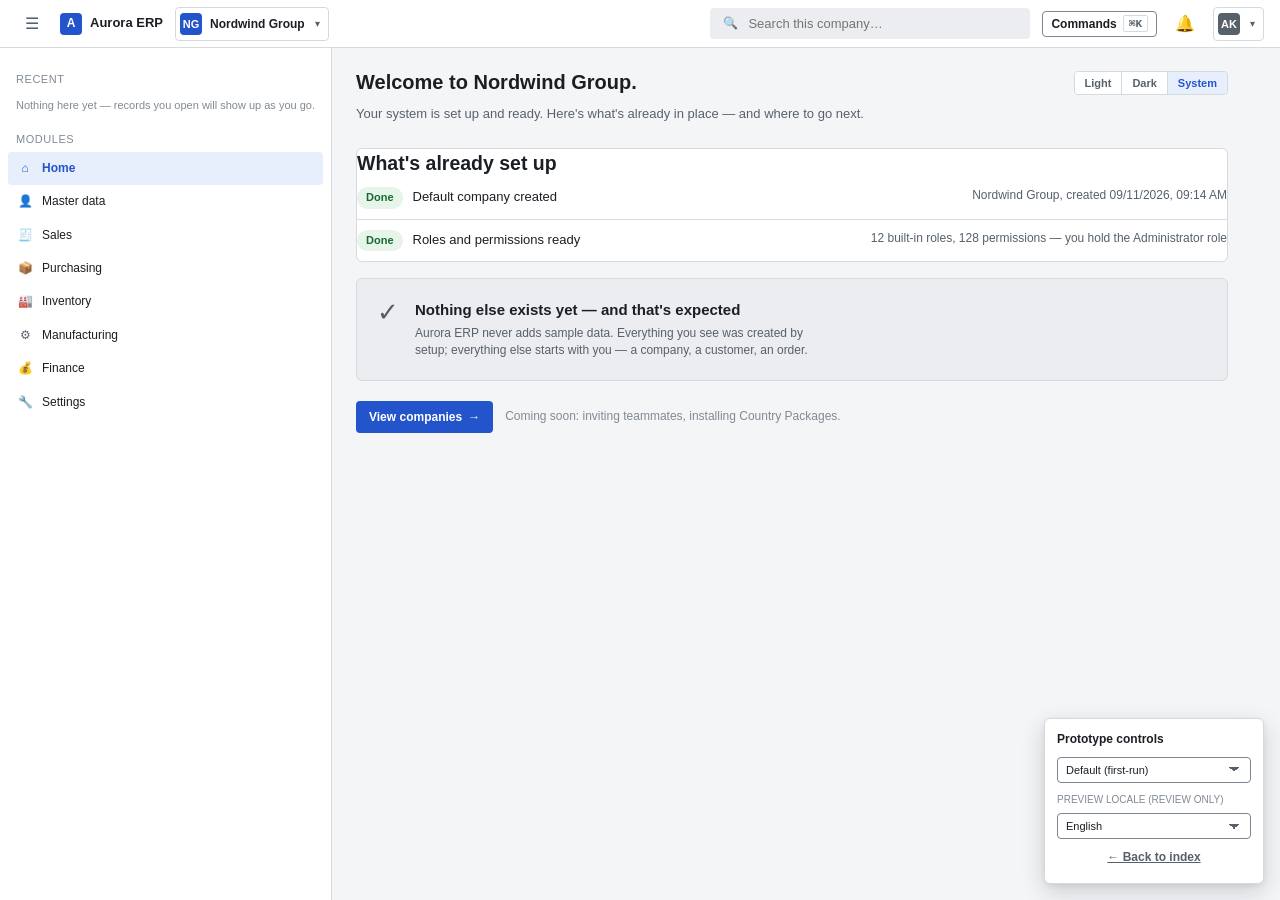
<file: docs/design/prototypes/first-run-landing.html>
<!doctype html>
<html lang="en">
<head>
<meta charset="utf-8">
<meta name="viewport" content="width=device-width, initial-scale=1">
<title id="page-title">Home — Nordwind Group · Aurora ERP</title>
<link rel="stylesheet" href="tokens.css">
<link rel="stylesheet" href="app.css">
<style>
  .setup-row { display: flex; align-items: flex-start; justify-content: space-between; gap: var(--space-4); padding: 10px 0; border-bottom: 1px solid var(--color-border); }
  .setup-row:last-child { border-bottom: none; }
  .setup-row .lead { display: flex; align-items: center; gap: 10px; font-size: var(--font-size-body); color: var(--color-text); }
  .setup-row .meta { color: var(--color-text-muted); font-size: 12px; text-align: right; white-space: nowrap; }
  .reassure-panel {
    display: flex; gap: var(--space-4); align-items: flex-start; padding: var(--space-5);
    background: var(--color-surface-sunken); border: 1px solid var(--color-border); border-radius: var(--radius-md);
  }
  .reassure-panel .glyph { font-size: 26px; line-height: 1; opacity: .7; }
  .reassure-panel h3 { font-size: var(--font-size-body-lg); font-weight: 600; margin-bottom: 4px; }
  .reassure-panel p { font-size: var(--font-size-small); color: var(--color-text-muted); max-width: 60ch; }
  .cta-row { display: flex; align-items: center; gap: var(--space-3); flex-wrap: wrap; }
  .coming-soon { font-size: 12px; color: var(--color-text-subtle); }
  .skeleton-line { height: 14px; width: 70%; margin: 6px 0; }
  .skeleton-block { height: 96px; }
  .recent-empty { padding: 6px var(--space-2); font-size: 11px; color: var(--color-text-subtle); }
  .lang-static { font-size: 12px; color: var(--color-text-muted); padding: 4px var(--space-2); }
</style>
</head>
<body>
<div class="shell" id="shell">

  <header class="topbar">
    <button class="icon-btn" title="Toggle navigation" aria-label="Toggle navigation" onclick="toggleRail()">☰</button>
    <div class="brand"><span class="mark">A</span> Aurora ERP</div>

    <!-- Single-company tenant, and the company's name is identical to the
         tenant's (SPEC-001 BR-3: the default company is named FROM the
         tenant's own display name) — per components.md §18's addition, the
         switcher shows the name once, not "Nordwind Group ▸ Nordwind Group". -->
    <div class="switcher">
      <button class="switcher-trigger" onclick="togglePopover('company-popover', event)" aria-haspopup="true">
        <span class="company-badge" style="--badge-color:#2454CC">NG</span>
        <span class="company-name">Nordwind Group</span>
        <span class="chev">▾</span>
      </button>
      <div class="popover" id="company-popover" hidden>
        <div class="group-label">Nordwind Group</div>
        <div class="popover-item active">
          <span class="company-badge" style="--badge-color:#2454CC">NG</span>
          <div><div>Nordwind Group</div><div class="meta">Your only company so far</div></div>
        </div>
        <hr>
        <div class="popover-item" onclick="location.href='companies-list.html'" style="color:var(--color-accent)">+ Add another company</div>
      </div>
    </div>

    <div class="spacer"></div>
    <div class="search-box"><span>🔍</span><input placeholder="Search this company…" onfocus="openModal('cmdk-modal'); this.blur();"></div>
    <button class="btn btn-secondary btn-sm" onclick="openModal('cmdk-modal')">Commands <span class="kbd">⌘K</span></button>
    <div class="switcher">
      <button class="icon-btn" title="Notifications" aria-label="Notifications" onclick="togglePopover('notif-popover', event)">🔔</button>
      <div class="popover" id="notif-popover" hidden style="right:0;left:auto;min-width:280px;">
        <div class="group-label">Notifications</div>
        <div class="popover-item" style="color:var(--color-text-muted);">Nothing yet — you'll see approvals, job results and mentions here.</div>
      </div>
    </div>
    <div class="switcher">
      <button class="switcher-trigger" onclick="togglePopover('user-popover', event)">
        <span class="company-badge" style="--badge-color:#57616C">AK</span>
        <span class="chev">▾</span>
      </button>
      <!-- app-shell.md -> User menu: language is scoped to base English plus
           whatever this tenant's installed Country Packages contribute. This
           tenant has installed none (a deliberate, valid state per ADR-0008 —
           "a tenant may enable zero or more" — chosen for this screen
           precisely so it never has to assume a jurisdiction), so the row is
           a static value, not a picker: there is nothing else to choose. -->
      <div class="popover" id="user-popover" hidden style="right:0;left:auto;min-width:240px;">
        <div class="popover-item"><div><div>alex@nordwind.example</div><div class="meta">Administrator</div></div></div>
        <hr>
        <div class="popover-item">Preferences</div>
        <div class="lang-static">Language: English <span style="opacity:.7;">(only option — no Country Package installed yet)</span></div>
        <hr>
        <div class="popover-item">Sign out</div>
      </div>
    </div>
  </header>

  <nav class="nav-rail">
    <div class="nav-section-label">Recent</div>
    <div class="recent-empty">Nothing here yet — records you open will show up as you go.</div>

    <div class="nav-section-label">Modules</div>
    <a class="nav-item active" href="first-run-landing.html"><span class="ic">⌂</span><span class="label">Home</span></a>
    <a class="nav-item" href="companies-list.html"><span class="ic">👤</span><span class="label">Master data</span></a>
    <a class="nav-item"><span class="ic">🧾</span><span class="label">Sales</span></a>
    <a class="nav-item"><span class="ic">📦</span><span class="label">Purchasing</span></a>
    <a class="nav-item"><span class="ic">🏭</span><span class="label">Inventory</span></a>
    <a class="nav-item"><span class="ic">⚙</span><span class="label">Manufacturing</span></a>
    <a class="nav-item"><span class="ic">💰</span><span class="label">Finance</span></a>
    <a class="nav-item"><span class="ic">🔧</span><span class="label">Settings</span></a>
  </nav>

  <main class="main">
    <div class="page" style="max-width:920px;">
      <div class="page-header">
        <h1 data-i18n="firstRun.heading" data-i18n-vars='{"tenant":"Nordwind Group"}'>Welcome to Nordwind Group.</h1>
        <div style="display:flex; gap:var(--space-2); align-items:center;">
          <div class="theme-toggle" aria-label="Theme">
            <button data-mode="light" onclick="setTheme('light')">Light</button>
            <button data-mode="dark" onclick="setTheme('dark')">Dark</button>
            <button data-mode="system" onclick="setTheme('system')">System</button>
          </div>
        </div>
      </div>
      <p class="muted" data-i18n="firstRun.subhead" style="margin-top:-8px;">Your system is set up and ready. Here's what's already in place — and where to go next.</p>

      <!-- ============ DEFAULT / LOADED CONTENT ============ -->
      <div id="content-default">
        <div class="panel" style="margin-top:var(--space-2);">
          <div class="panel-header"><h2 data-i18n="firstRun.setupHeading">What's already set up</h2></div>
          <div class="panel-body">
            <div class="setup-row">
              <span class="lead"><span class="badge badge-success">Done</span> <span data-i18n="firstRun.companyDoneLabel">Default company created</span></span>
              <span class="meta" data-i18n="firstRun.companyDoneMeta"
                    data-i18n-vars='{"company":"Nordwind Group","date":"__DATE__"}'
                    data-created-at="2026-09-11T09:14:00Z">Nordwind Group, created 2026-09-11</span>
            </div>
            <div class="setup-row">
              <span class="lead"><span class="badge badge-success">Done</span> <span data-i18n="firstRun.rolesDoneLabel">Roles and permissions ready</span></span>
              <span class="meta" data-i18n="firstRun.rolesDoneMeta" data-i18n-vars='{"roleCount":"12","permissionCount":"128"}'>12 built-in roles, 128 permissions — you hold the Administrator role</span>
            </div>
          </div>
        </div>

        <div class="reassure-panel" style="margin-top:var(--space-4);">
          <span class="glyph" aria-hidden="true">✓</span>
          <div>
            <h3 data-i18n="firstRun.emptyHeading">Nothing else exists yet — and that's expected</h3>
            <p data-i18n="firstRun.emptyBody">Aurora ERP never adds sample data. Everything you see was created by setup; everything else starts with you — a company, a customer, an order.</p>
          </div>
        </div>

        <div class="cta-row" style="margin-top:var(--space-5);">
          <button class="btn btn-primary" onclick="location.href='companies-list.html'">
            <span data-i18n="firstRun.primaryCta">View companies</span> →
          </button>
          <span class="coming-soon" data-i18n="firstRun.comingSoon">Coming soon: inviting teammates, installing Country Packages.</span>
        </div>
      </div>

      <!-- ============ LOADING ============ -->
      <div id="content-loading" hidden>
        <p class="muted" data-i18n="firstRun.loadingLabel" style="margin:0 0 var(--space-2);">Loading your tenant…</p>
        <div class="panel">
          <div class="panel-body">
            <div class="skeleton skeleton-line"></div>
            <div class="skeleton skeleton-line" style="width:45%;"></div>
            <div class="skeleton skeleton-line" style="width:60%;"></div>
          </div>
        </div>
        <div class="skeleton skeleton-block" style="margin-top:var(--space-4);"></div>
      </div>

      <!-- ============ ERROR ============ -->
      <div id="content-error" hidden>
        <div class="empty-state" style="border:1px solid var(--color-border); border-radius:var(--radius-md); background:var(--color-surface);">
          <div class="glyph">⚠</div>
          <h3 data-i18n="firstRun.errorHeading">We couldn't load your tenant's setup status</h3>
          <p data-i18n="firstRun.errorBody">Try again, or contact support if this keeps happening.</p>
          <button class="btn btn-secondary" onclick="setDemoState('default')"><span data-i18n="firstRun.retry">Retry</span></button>
        </div>
      </div>

      <!-- ============ NO ACCESS (permission-denied) ============ -->
      <div id="content-no-access" hidden>
        <div class="empty-state" style="border:1px solid var(--color-border); border-radius:var(--radius-md); background:var(--color-surface);">
          <div class="glyph">👋</div>
          <h3 data-i18n="firstRun.noAccessHeading" data-i18n-vars='{"tenant":"Nordwind Group"}'>Welcome to Nordwind Group.</h3>
          <p data-i18n="firstRun.noAccessBody">Sign-in was successful. Ask your administrator for access to see what's set up here.</p>
        </div>
      </div>
    </div>
  </main>
  <div class="conn-banner" id="conn-banner" data-state="connected"></div>
</div>

<div class="demo-controls">
  <div class="title" data-i18n="firstRun.demoPanelTitle">Prototype controls</div>
  <select class="input" style="height:26px; font-size:11px;" onchange="setDemoState(this.value)" id="state-select">
    <option value="default">Default (first-run)</option>
    <option value="loading" data-i18n="firstRun.demoStateLoading">Loading</option>
    <option value="error" data-i18n="firstRun.demoStateError">Error</option>
    <option value="no-access">Limited role — no company-view permission</option>
  </select>
  <div class="group-label" style="font-size:10px;text-transform:uppercase;color:var(--color-text-subtle);margin-top:4px;" data-i18n="firstRun.previewLocale">Preview locale (review only)</div>
  <select class="input locale-select" style="height:26px; font-size:11px;" onchange="previewLocale(this.value)">
    <option value="en">English</option>
    <option value="sv-SE">Svenska</option>
  </select>
  <a class="btn btn-ghost btn-sm" href="index.html">← Back to index</a>
</div>

<div class="modal-overlay" id="cmdk-modal" hidden>
  <div class="cmdk" role="dialog" aria-modal="true">
    <input placeholder="Search records, or type a command…" autofocus>
    <div class="results">
      <div class="group-label">Navigate to</div>
      <div class="result" onclick="location.href='companies-list.html'"><span>👤</span> Master data — Companies</div>
    </div>
  </div>
</div>
<div class="toast-stack"></div>

<script src="i18n.js"></script>
<script src="app.js"></script>
<script>
  // ---------------------------------------------------------------------
  // Locale-driven date formatting demo (Principle 6): the "created" date
  // is stored once as an ISO instant (data-created-at) and re-rendered
  // through formatDateTime() on every locale change — never a literal
  // "2026-09-11" baked into the string, which is what {date} looks like
  // if you only read the STRINGS table without also reading this.
  // ---------------------------------------------------------------------
  function renderSetupDates() {
    document.querySelectorAll("[data-created-at]").forEach(function (el) {
      var vars = JSON.parse(el.getAttribute("data-i18n-vars"));
      vars.date = formatDateTime(el.getAttribute("data-created-at"));
      el.setAttribute("data-i18n-vars", JSON.stringify(vars));
    });
  }
  // Run once, synchronously, before i18n.js's own DOMContentLoaded listener
  // fires its first applyI18n() pass, so the very first paint already has a
  // formatted date rather than the literal "__DATE__" placeholder token.
  renderSetupDates();

  // The "Preview locale (review only)" control (see spec, "Locale and
  // formatting") drives both the date recompute and the string re-scan.
  // Deliberately NOT wired through i18n.js's own setLocale()/onLocaleApplied
  // hook: applyI18n() calls onLocaleApplied() at its own end, so an
  // onLocaleApplied that itself called applyI18n() again would recurse
  // forever. renderSetupDates() must also run BEFORE the scan (it rewrites
  // the data-i18n-vars attribute applyI18n() is about to read), not after,
  // which a plain onLocaleApplied hook cannot express either.
  function previewLocale(loc) {
    try { localStorage.setItem("aurora-locale", loc); } catch (e) { /* ignore */ }
    renderSetupDates();
    applyI18n();
  }

  // ---------------------------------------------------------------------
  // Demo-only state switch — a stand-in for what the real page conditions
  // on: whether the tenant/company/role query succeeded, and whether the
  // signed-in user holds organization.company.view (see spec for exactly
  // which permission and query this represents).
  // ---------------------------------------------------------------------
  function setDemoState(state) {
    ["default", "loading", "error", "no-access"].forEach(function (s) {
      document.getElementById("content-" + s).hidden = (s !== state);
    });
    document.getElementById("state-select").value = state;
  }
</script>
</body>
</html>
</file>
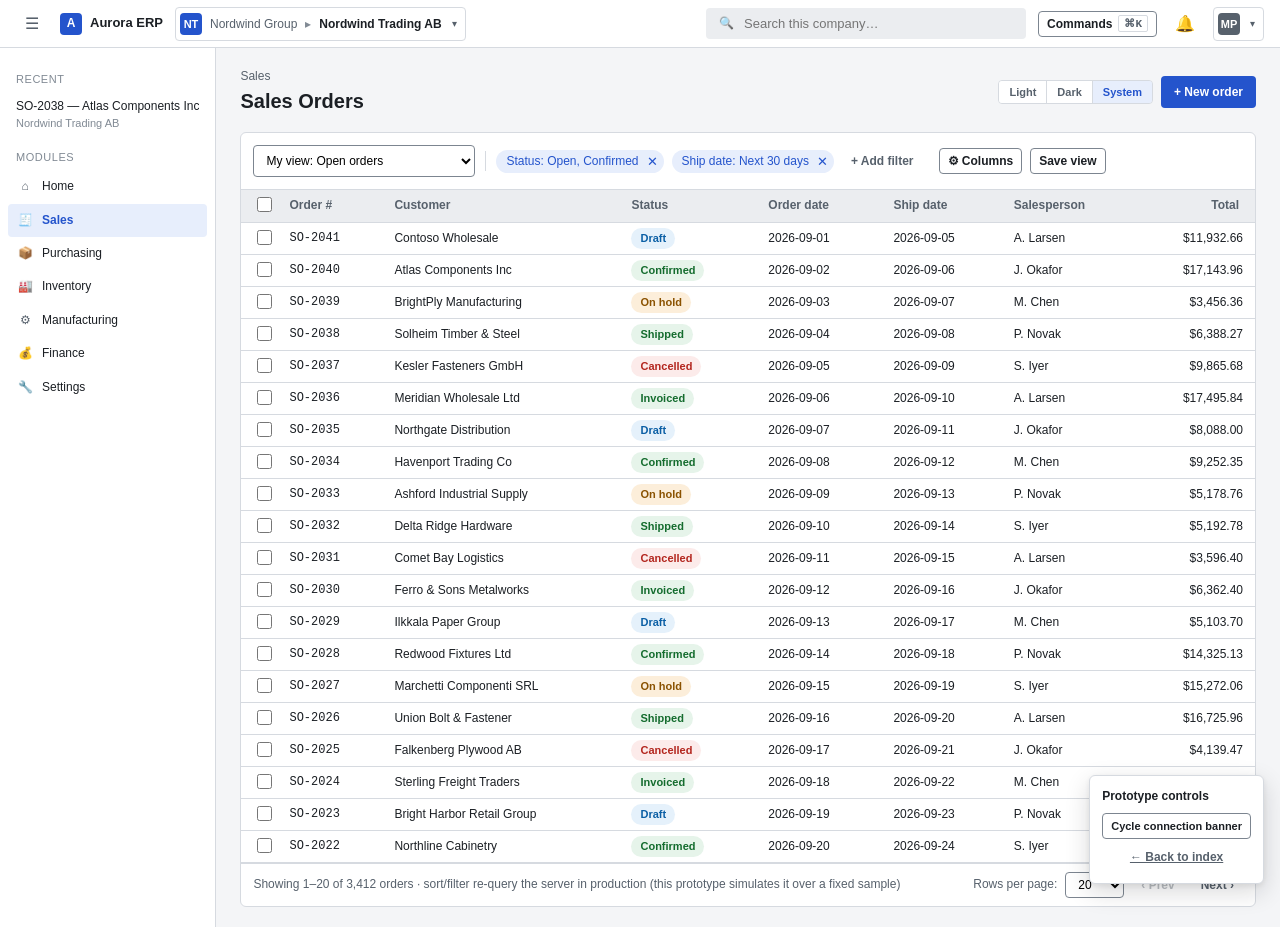
<file: docs/design/prototypes/list.html>
<!doctype html>
<html lang="en">
<head>
<meta charset="utf-8">
<meta name="viewport" content="width=device-width, initial-scale=1">
<title>Aurora ERP — Sales Orders</title>
<link rel="stylesheet" href="tokens.css">
<link rel="stylesheet" href="app.css">
<style>
  .col-settings-panel { right: 0; left: auto; min-width: 240px; }
  .col-settings-panel label { display:flex; align-items:center; gap:8px; padding:6px var(--space-2); font-size:12px; cursor:pointer; border-radius:var(--radius-sm); }
  .col-settings-panel label:hover { background: var(--color-surface-hover); }
  .col-settings-panel input { accent-color: var(--color-accent-solid); }
  select.view-select { height:32px; border-radius:var(--radius-sm); border:1px solid var(--color-border-strong); background:var(--color-surface); font-size:12px; padding:0 var(--space-2); }
  .note-banner { font-size:11px; color: var(--color-text-subtle); padding: 0 var(--space-3); }
</style>
</head>
<body>
<div class="shell" id="shell">
  <header class="topbar">
    <button class="icon-btn" title="Toggle navigation" aria-label="Toggle navigation" onclick="toggleRail()">☰</button>
    <div class="brand"><span class="mark">A</span> Aurora ERP</div>
    <div class="switcher">
      <button class="switcher-trigger" onclick="togglePopover('company-popover', event)">
        <span class="company-badge" style="--badge-color:#2454CC">NT</span>
        <span class="tenant-name">Nordwind Group</span>
        <span class="sep">▸</span>
        <span class="company-name">Nordwind Trading AB</span>
        <span class="chev">▾</span>
      </button>
      <div class="popover" id="company-popover" hidden>
        <div class="group-label">Nordwind Group</div>
        <div class="popover-item active">
          <span class="company-badge" style="--badge-color:#2454CC">NT</span>
          <div><div>Nordwind Trading AB</div><div class="meta">Sweden · Trading &amp; wholesale</div></div>
        </div>
        <div class="popover-item" onclick="requestCompanySwitch('Nordwind Manufacturing GmbH', false)">
          <span class="company-badge" style="--badge-color:#8A5200">NM</span>
          <div><div>Nordwind Manufacturing GmbH</div><div class="meta">Germany · Light manufacturing</div></div>
        </div>
      </div>
    </div>
    <div class="spacer"></div>
    <div class="search-box"><span>🔍</span><input placeholder="Search this company…"></div>
    <button class="btn btn-secondary btn-sm" onclick="openModal('cmdk-modal')">Commands <span class="kbd">⌘K</span></button>
    <button class="icon-btn" title="Notifications" aria-label="Notifications">🔔</button>
    <button class="switcher-trigger" onclick="togglePopover('user-popover', event)"><span class="company-badge" style="--badge-color:#57616C">MP</span><span class="chev">▾</span></button>
    <div class="popover" id="user-popover" hidden style="right:0;left:auto;min-width:200px;">
      <div class="popover-item">Preferences</div><div class="popover-item">Sign out</div>
    </div>
  </header>

  <nav class="nav-rail">
    <div class="nav-section-label">Recent</div>
    <div class="recent-item" onclick="location.href='detail.html'"><span class="title">SO-2038 — Atlas Components Inc</span><span class="co">Nordwind Trading AB</span></div>
    <div class="nav-section-label">Modules</div>
    <a class="nav-item" href="shell.html"><span class="ic">⌂</span><span class="label">Home</span></a>
    <a class="nav-item active" href="list.html"><span class="ic">🧾</span><span class="label">Sales</span></a>
    <a class="nav-item"><span class="ic">📦</span><span class="label">Purchasing</span></a>
    <a class="nav-item"><span class="ic">🏭</span><span class="label">Inventory</span></a>
    <a class="nav-item"><span class="ic">⚙</span><span class="label">Manufacturing</span></a>
    <a class="nav-item"><span class="ic">💰</span><span class="label">Finance</span></a>
    <a class="nav-item"><span class="ic">🔧</span><span class="label">Settings</span></a>
  </nav>

  <main class="main">
    <div class="page" style="max-width:1600px;">
      <div class="page-header">
        <div>
          <div class="breadcrumb">Sales</div>
          <h1>Sales Orders</h1>
        </div>
        <div style="display:flex; gap:var(--space-2); align-items:center;">
          <div class="theme-toggle">
            <button data-mode="light" onclick="setTheme('light')">Light</button>
            <button data-mode="dark" onclick="setTheme('dark')">Dark</button>
            <button data-mode="system" onclick="setTheme('system')">System</button>
          </div>
          <button class="btn btn-primary" onclick="location.href='detail.html'">+ New order</button>
        </div>
      </div>

      <div class="panel">
        <div class="bulk-bar" id="bulk-bar">
          <span><strong id="bulk-count">0</strong> selected</span>
          <button class="btn btn-secondary btn-sm">Approve</button>
          <button class="btn btn-secondary btn-sm">Export</button>
          <button class="btn btn-danger btn-sm">Delete</button>
          <span class="spacer" style="flex:1"></span>
          <button class="btn btn-ghost btn-sm" onclick="clearSelection()">Clear selection</button>
        </div>

        <div class="toolbar">
          <select class="view-select">
            <option>My view: Open orders</option>
            <option>Team view: This week's shipments</option>
            <option>All orders</option>
          </select>
          <div class="toolbar sep" style="padding:0;border:none;"></div>
          <span class="chip">Status: Open, Confirmed <button onclick="removeChip(this)">✕</button></span>
          <span class="chip">Ship date: Next 30 days <button onclick="removeChip(this)">✕</button></span>
          <button class="btn btn-ghost btn-sm">+ Add filter</button>
          <div class="spacer"></div>
          <div class="switcher">
            <button class="btn btn-secondary btn-sm" onclick="togglePopover('col-settings', event)">⚙ Columns</button>
            <div class="popover col-settings-panel" id="col-settings" hidden>
              <div class="group-label">Visible columns</div>
              <label><input type="checkbox" checked disabled> Order #</label>
              <label><input type="checkbox" checked> Customer</label>
              <label><input type="checkbox" checked> Status</label>
              <label><input type="checkbox" checked> Order date</label>
              <label><input type="checkbox" checked> Ship date</label>
              <label><input type="checkbox" checked> Salesperson</label>
              <label><input type="checkbox" checked> Total</label>
              <label><input type="checkbox"> Payment status</label>
              <label><input type="checkbox"> Warehouse</label>
              <hr>
              <div class="popover-item" style="color:var(--color-accent)">Reset to default</div>
            </div>
          </div>
          <button class="btn btn-secondary btn-sm">Save view</button>
        </div>

        <div class="grid-scroll">
          <table class="grid density-compact" id="orders-grid">
            <thead>
              <tr>
                <th class="checkbox-cell"><input type="checkbox" id="grid-select-all" onchange="toggleAllRows(this)"></th>
                <th onclick="sortGridBy(document.getElementById('orders-grid'),1,'text')">Order # <span class="arrow"></span></th>
                <th onclick="sortGridBy(document.getElementById('orders-grid'),2,'text')">Customer <span class="arrow"></span></th>
                <th onclick="sortGridBy(document.getElementById('orders-grid'),3,'text')">Status <span class="arrow"></span></th>
                <th onclick="sortGridBy(document.getElementById('orders-grid'),4,'text')">Order date <span class="arrow"></span></th>
                <th onclick="sortGridBy(document.getElementById('orders-grid'),5,'text')">Ship date <span class="arrow"></span></th>
                <th>Salesperson</th>
                <th class="num" onclick="sortGridBy(document.getElementById('orders-grid'),7,'num')">Total <span class="arrow"></span></th>
              </tr>
            </thead>
            <tbody id="orders-body">
              <!-- rows injected below via explicit markup (static prototype; production pages 50/virtualizes from the server, never renders a fixed client array — see components.md #8) -->
            </tbody>
          </table>
        </div>

        <div class="grid-footer">
          <span>Showing 1–20 of 3,412 orders · sort/filter re-query the server in production (this prototype simulates it over a fixed sample)</span>
          <span style="display:flex;align-items:center;gap:8px;">
            Rows per page:
            <select class="view-select" style="height:26px;"><option>20</option><option>50</option><option>100</option></select>
            <button class="btn btn-ghost btn-sm" disabled>‹ Prev</button>
            <button class="btn btn-ghost btn-sm">Next ›</button>
          </span>
        </div>
      </div>
    </div>
  </main>
  <div class="conn-banner" id="conn-banner" data-state="connected"></div>
</div>

<div class="demo-controls">
  <div class="title">Prototype controls</div>
  <button class="btn btn-secondary btn-sm" onclick="cycleConnectionDemo()">Cycle connection banner</button>
  <a class="btn btn-ghost btn-sm" href="index.html">← Back to index</a>
</div>

<div class="modal-overlay" id="cmdk-modal" hidden>
  <div class="cmdk" role="dialog" aria-modal="true">
    <input placeholder="Search records, or type a command…" autofocus>
    <div class="results">
      <div class="group-label">Navigate to</div>
      <div class="result" onclick="location.href='shell.html'"><span>⌂</span> Home</div>
      <div class="group-label">Records</div>
      <div class="result" onclick="location.href='detail.html'"><span>📄</span> SO-2038 — Atlas Components Inc <span class="co">Nordwind Trading AB</span></div>
    </div>
  </div>
</div>
<div class="toast-stack"></div>

<script src="app.js"></script>
<script>
  var statuses = [
    ["Draft","info"], ["Confirmed","success"], ["On hold","warning"],
    ["Shipped","success"], ["Cancelled","danger"], ["Invoiced","success"]
  ];
  var customers = [
    "Contoso Wholesale","Atlas Components Inc","BrightPly Manufacturing","Solheim Timber & Steel",
    "Kesler Fasteners GmbH","Meridian Wholesale Ltd","Northgate Distribution","Havenport Trading Co",
    "Ashford Industrial Supply","Delta Ridge Hardware","Comet Bay Logistics","Ferro & Sons Metalworks",
    "Ilkkala Paper Group","Redwood Fixtures Ltd","Marchetti Componenti SRL","Union Bolt & Fastener",
    "Falkenberg Plywood AB","Sterling Freight Traders","Bright Harbor Retail Group","Northline Cabinetry"
  ];
  var reps = ["A. Larsen","J. Okafor","M. Chen","P. Novak","S. Iyer"];
  var rows = [];
  for (var i = 0; i < 20; i++) {
    var st = statuses[i % statuses.length];
    var d = new Date(2026, 8, 1 + i);
    var ship = new Date(2026, 8, 5 + i);
    var amount = (Math.random() * 18000 + 500).toFixed(2);
    rows.push({
      num: "SO-" + (2041 - i),
      customer: customers[i % customers.length],
      status: st[0], statusClass: st[1],
      date: d.toISOString().slice(0,10),
      ship: ship.toISOString().slice(0,10),
      rep: reps[i % reps.length],
      amount: parseFloat(amount)
    });
  }
  var tbody = document.getElementById("orders-body");
  tbody.innerHTML = rows.map(function(r){
    return '<tr tabindex="0" onclick="location.href=\'detail.html\'">' +
      '<td class="checkbox-cell" onclick="event.stopPropagation()"><input type="checkbox" class="grid-body-checkbox" onchange="onRowCheck()"></td>' +
      '<td class="mono">' + r.num + '</td>' +
      '<td>' + r.customer + '</td>' +
      '<td><span class="badge badge-' + r.statusClass + '">' + r.status + '</span></td>' +
      '<td>' + r.date + '</td>' +
      '<td>' + r.ship + '</td>' +
      '<td>' + r.rep + '</td>' +
      '<td class="num tnum">' + formatMoney(r.amount) + '</td>' +
      '</tr>';
  }).join("");
</script>
</body>
</html>
</file>
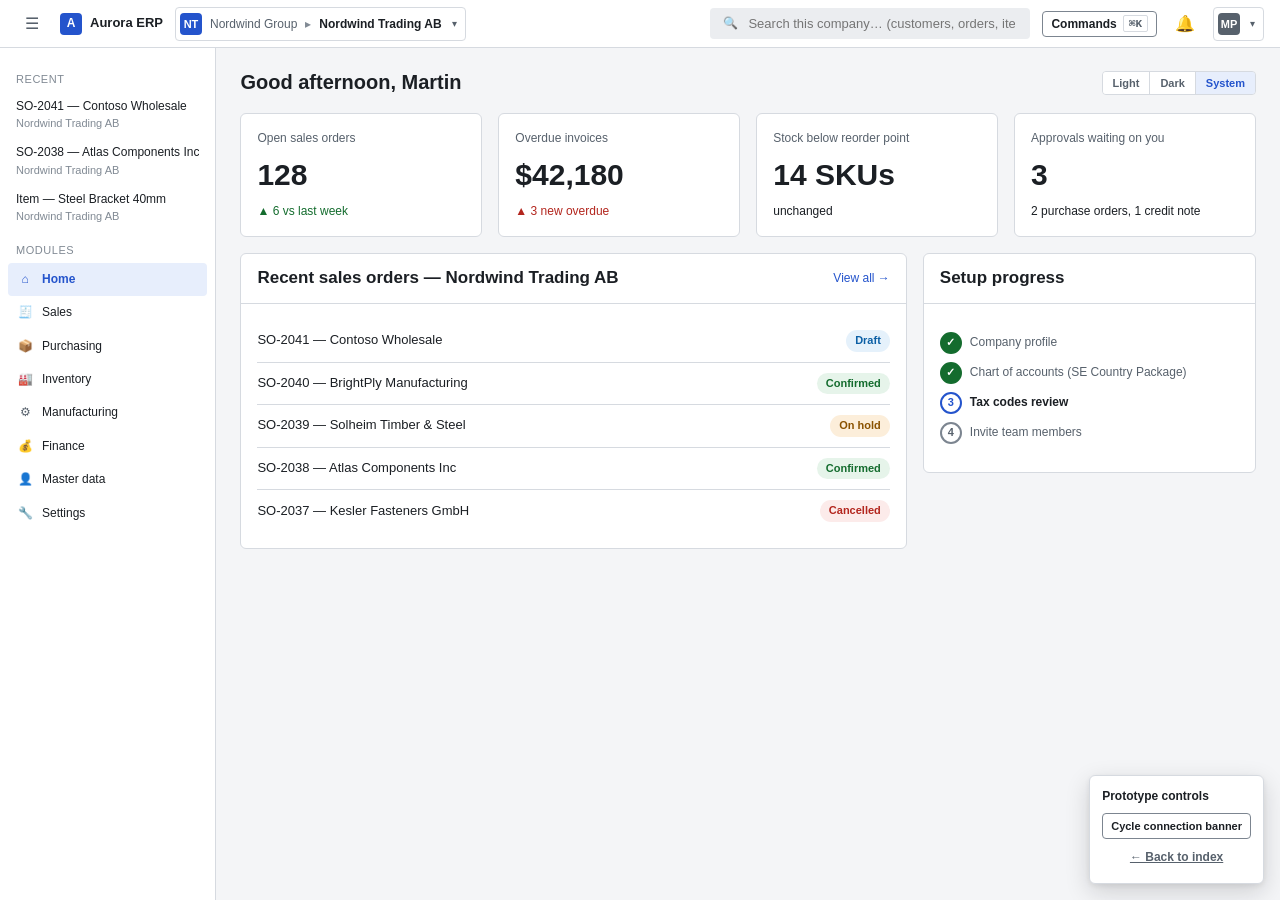
<file: docs/design/prototypes/shell.html>
<!doctype html>
<html lang="en">
<head>
<meta charset="utf-8">
<meta name="viewport" content="width=device-width, initial-scale=1">
<title>Aurora ERP — Home</title>
<link rel="stylesheet" href="tokens.css">
<link rel="stylesheet" href="app.css">
<style>
  .kpi-row { display: grid; grid-template-columns: repeat(4, 1fr); gap: var(--space-4); }
  .kpi-card { background: var(--color-surface); border: 1px solid var(--color-border); border-radius: var(--radius-md); padding: var(--space-4); display: flex; flex-direction: column; gap: 6px; }
  .kpi-card .label { font-size: 12px; color: var(--color-text-muted); }
  .kpi-card .value { font-size: var(--font-size-display); font-weight: 700; }
  .kpi-card .delta { font-size: 12px; }
  .kpi-card .delta.up { color: var(--color-success); }
  .kpi-card .delta.down { color: var(--color-danger); }
  .two-col { display: grid; grid-template-columns: 2fr 1fr; gap: var(--space-4); align-items: start; }
  .list-simple { display: flex; flex-direction: column; }
  .list-simple .row { display: flex; align-items: center; justify-content: space-between; padding: 10px 0; border-bottom: 1px solid var(--color-border); font-size: 13px; }
  .list-simple .row:last-child { border-bottom: none; }
  .list-simple .row .meta { color: var(--color-text-muted); font-size: 12px; }
  .panel-header { display: flex; align-items: center; justify-content: space-between; padding: var(--space-3) var(--space-4); border-bottom: 1px solid var(--color-border); }
  .panel-header h2 { font-size: var(--font-size-heading-sm); font-weight: 600; }
  .panel-body { padding: var(--space-4); }
  @media (max-width: 1199px) { .kpi-row { grid-template-columns: repeat(2, 1fr); } .two-col { grid-template-columns: 1fr; } }
</style>
</head>
<body>

<div class="shell" id="shell">

  <!-- TOP BAR -->
  <header class="topbar">
    <button class="icon-btn" title="Toggle navigation" aria-label="Toggle navigation" onclick="toggleRail()">☰</button>
    <div class="brand"><span class="mark">A</span> Aurora ERP</div>

    <div class="switcher">
      <button class="switcher-trigger" onclick="togglePopover('company-popover', event)" aria-haspopup="true">
        <span class="company-badge" style="--badge-color:#2454CC">NT</span>
        <span class="tenant-name">Nordwind Group</span>
        <span class="sep">▸</span>
        <span class="company-name">Nordwind Trading AB</span>
        <span class="chev">▾</span>
      </button>
      <div class="popover" id="company-popover" hidden>
        <div class="group-label">Nordwind Group</div>
        <div class="popover-item active">
          <span class="company-badge" style="--badge-color:#2454CC">NT</span>
          <div><div>Nordwind Trading AB</div><div class="meta">Sweden · Trading &amp; wholesale</div></div>
        </div>
        <div class="popover-item" onclick="requestCompanySwitch('Nordwind Manufacturing GmbH', true)">
          <span class="company-badge" style="--badge-color:#8A5200">NM</span>
          <div><div>Nordwind Manufacturing GmbH</div><div class="meta">Germany · Light manufacturing</div></div>
        </div>
        <hr>
        <div class="group-label">Meridian Holdings <span class="meta">(guest access)</span></div>
        <div class="popover-item" onclick="requestCompanySwitch('Meridian Wholesale Ltd', true)">
          <span class="company-badge" style="--badge-color:#146C2E">MW</span>
          <div><div>Meridian Wholesale Ltd</div><div class="meta">United Kingdom · Trading &amp; wholesale</div></div>
        </div>
        <hr>
        <div class="popover-item" style="color:var(--color-accent)">+ Add another company</div>
      </div>
    </div>

    <div class="spacer"></div>

    <div class="search-box">
      <span>🔍</span>
      <input placeholder="Search this company… (customers, orders, items)" onfocus="openModal('cmdk-modal'); this.blur();">
    </div>
    <button class="btn btn-secondary btn-sm" onclick="openModal('cmdk-modal')">Commands <span class="kbd">⌘K</span></button>
    <div class="switcher">
      <button class="icon-btn" title="Notifications" aria-label="Notifications" onclick="togglePopover('notif-popover', event)">🔔</button>
      <div class="popover" id="notif-popover" hidden style="right:0;left:auto;min-width:300px;">
        <div class="group-label">Notifications</div>
        <div class="popover-item"><div><div>Approval requested — PO-1187 needs your sign-off</div><div class="meta">Nordwind Trading AB · 12 min ago</div></div></div>
        <div class="popover-item"><div><div>Bulk export finished: 3,412 rows</div><div class="meta">2 hours ago</div></div></div>
        <div class="popover-item"><div><div>Period Aug 2026 closes in 2 days</div><div class="meta">Nordwind Manufacturing GmbH · Today</div></div></div>
      </div>
    </div>
    <div class="switcher">
      <button class="switcher-trigger" onclick="togglePopover('user-popover', event)">
        <span class="company-badge" style="--badge-color:#57616C">MP</span>
        <span class="chev">▾</span>
      </button>
      <div class="popover" id="user-popover" hidden style="right:0;left:auto;min-width:220px;">
        <div class="popover-item"><div><div>Martin Pu</div><div class="meta">martinp@nordwind.example</div></div></div>
        <hr>
        <div class="popover-item">Preferences</div>
        <div class="popover-item">Grid density: <strong style="margin-left:4px">Compact</strong></div>
        <div class="popover-item">Keyboard shortcuts</div>
        <hr>
        <div class="popover-item">Sign out</div>
      </div>
    </div>
  </header>

  <!-- NAV RAIL -->
  <nav class="nav-rail">
    <div class="nav-section-label">Recent</div>
    <div class="recent-item" onclick="location.href='list.html'">
      <span class="title">SO-2041 — Contoso Wholesale</span>
      <span class="co">Nordwind Trading AB</span>
    </div>
    <div class="recent-item" onclick="location.href='detail.html'">
      <span class="title">SO-2038 — Atlas Components Inc</span>
      <span class="co">Nordwind Trading AB</span>
    </div>
    <div class="recent-item">
      <span class="title">Item — Steel Bracket 40mm</span>
      <span class="co">Nordwind Trading AB</span>
    </div>

    <div class="nav-section-label">Modules</div>
    <a class="nav-item active" href="shell.html"><span class="ic">⌂</span><span class="label">Home</span></a>
    <a class="nav-item" href="list.html"><span class="ic">🧾</span><span class="label">Sales</span></a>
    <a class="nav-item"><span class="ic">📦</span><span class="label">Purchasing</span></a>
    <a class="nav-item"><span class="ic">🏭</span><span class="label">Inventory</span></a>
    <a class="nav-item"><span class="ic">⚙</span><span class="label">Manufacturing</span></a>
    <a class="nav-item"><span class="ic">💰</span><span class="label">Finance</span></a>
    <a class="nav-item"><span class="ic">👤</span><span class="label">Master data</span></a>
    <a class="nav-item"><span class="ic">🔧</span><span class="label">Settings</span></a>
  </nav>

  <!-- MAIN -->
  <main class="main">
    <div class="page">
      <div class="page-header">
        <h1>Good afternoon, Martin</h1>
        <div class="theme-toggle" aria-label="Theme">
          <button data-mode="light" onclick="setTheme('light')">Light</button>
          <button data-mode="dark" onclick="setTheme('dark')">Dark</button>
          <button data-mode="system" onclick="setTheme('system')">System</button>
        </div>
      </div>

      <div class="kpi-row">
        <div class="kpi-card"><span class="label">Open sales orders</span><span class="value tnum">128</span><span class="delta up">▲ 6 vs last week</span></div>
        <div class="kpi-card"><span class="label">Overdue invoices</span><span class="value tnum">$42,180</span><span class="delta down">▲ 3 new overdue</span></div>
        <div class="kpi-card"><span class="label">Stock below reorder point</span><span class="value tnum">14 SKUs</span><span class="delta">unchanged</span></div>
        <div class="kpi-card"><span class="label">Approvals waiting on you</span><span class="value tnum">3</span><span class="delta">2 purchase orders, 1 credit note</span></div>
      </div>

      <div class="two-col">
        <div class="panel">
          <div class="panel-header">
            <h2>Recent sales orders — Nordwind Trading AB</h2>
            <a href="list.html" style="font-size:12px;text-decoration:none;">View all →</a>
          </div>
          <div class="panel-body list-simple">
            <div class="row"><span>SO-2041 — Contoso Wholesale</span><span class="badge badge-info">Draft</span></div>
            <div class="row"><span>SO-2040 — BrightPly Manufacturing</span><span class="badge badge-success">Confirmed</span></div>
            <div class="row"><span>SO-2039 — Solheim Timber &amp; Steel</span><span class="badge badge-warning">On hold</span></div>
            <div class="row"><span>SO-2038 — Atlas Components Inc</span><span class="badge badge-success">Confirmed</span></div>
            <div class="row"><span>SO-2037 — Kesler Fasteners GmbH</span><span class="badge badge-danger">Cancelled</span></div>
          </div>
        </div>
        <div class="panel">
          <div class="panel-header"><h2>Setup progress</h2></div>
          <div class="panel-body">
            <div class="stepper" style="flex-direction:column; align-items:flex-start; gap:var(--space-2);">
              <div class="step done"><span class="dot">✓</span><span class="label">Company profile</span></div>
              <div class="step done"><span class="dot">✓</span><span class="label">Chart of accounts (SE Country Package)</span></div>
              <div class="step current"><span class="dot">3</span><span class="label">Tax codes review</span></div>
              <div class="step"><span class="dot">4</span><span class="label">Invite team members</span></div>
            </div>
          </div>
        </div>
      </div>
    </div>
  </main>

  <!-- CONNECTION BANNER -->
  <div class="conn-banner" id="conn-banner" data-state="connected"></div>
</div>

<!-- DEMO-ONLY CONTROLS (not part of the product; for reviewing the shell) -->
<div class="demo-controls">
  <div class="title">Prototype controls</div>
  <button class="btn btn-secondary btn-sm" onclick="cycleConnectionDemo()">Cycle connection banner</button>
  <a class="btn btn-ghost btn-sm" href="index.html">← Back to index</a>
</div>

<!-- Company switch confirmation dialog -->
<div class="modal-overlay" id="switch-confirm-modal" hidden>
  <div class="dialog" role="dialog" aria-modal="true">
    <h2>Switch company?</h2>
    <p>You have unsaved changes in this session. Switching to <strong id="switch-target-name">—</strong> will discard them. This cannot be undone.</p>
    <div class="actions">
      <button class="btn btn-ghost" onclick="closeModal('switch-confirm-modal')">Cancel</button>
      <button class="btn btn-danger" onclick="closeModal('switch-confirm-modal'); showToast('success','Switched company. Discarded unsaved changes.')">Discard and switch</button>
    </div>
  </div>
</div>

<!-- Command palette -->
<div class="modal-overlay" id="cmdk-modal" hidden>
  <div class="cmdk" role="dialog" aria-modal="true">
    <input placeholder="Search records, or type a command…" autofocus>
    <div class="results">
      <div class="group-label">Actions</div>
      <div class="result"><span>＋</span> Create sales order</div>
      <div class="result"><span>＋</span> Create customer</div>
      <div class="result"><span>⇄</span> Switch company</div>
      <div class="group-label">Navigate to</div>
      <div class="result" onclick="location.href='list.html'"><span>🧾</span> Sales Orders</div>
      <div class="result"><span>📦</span> Purchase Orders</div>
      <div class="group-label">Records</div>
      <div class="result" onclick="location.href='detail.html'"><span>📄</span> SO-2038 — Atlas Components Inc <span class="co">Nordwind Trading AB</span></div>
      <div class="result"><span>🏢</span> Contoso Wholesale (customer) <span class="co">Nordwind Trading AB</span></div>
    </div>
  </div>
</div>

<div class="toast-stack"></div>

<script src="app.js"></script>
</body>
</html>
</file>
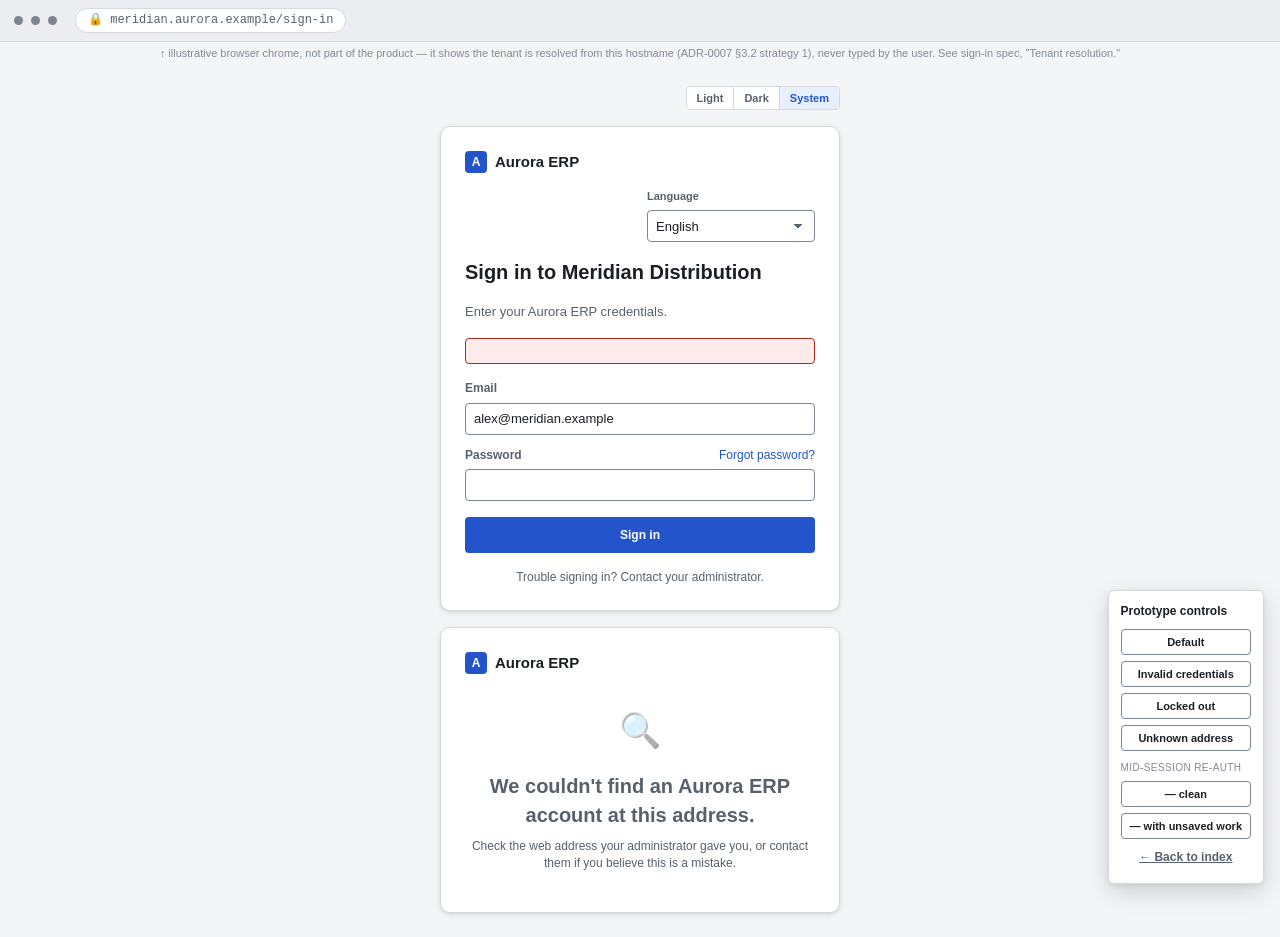
<file: docs/design/prototypes/sign-in.html>
<!doctype html>
<html lang="en">
<head>
<meta charset="utf-8">
<meta name="viewport" content="width=device-width, initial-scale=1">
<title id="page-title">Sign in — Meridian Distribution · Aurora ERP</title>
<link rel="stylesheet" href="tokens.css">
<link rel="stylesheet" href="app.css">
<style>
  /* Page-specific styles only — everything reads tokens.css custom properties,
     nothing here is a raw value that should have been a token (see tokens.md). */
  .skip-link {
    position: absolute; left: -9999px; top: 0;
    background: var(--color-surface); color: var(--color-text);
    padding: 8px 14px; border-radius: var(--radius-sm); border: 2px solid var(--color-border-focus);
    z-index: 200; font-size: 13px; text-decoration: none;
  }
  .skip-link:focus { left: var(--space-3); top: var(--space-3); }

  /* Illustrative-only mock of browser chrome, so the "tenant resolved from
     the hostname, never typed by the user" mechanism (ADR-0007 §3.2 strategy
     1) is visible without asking the reviewer to imagine an address bar.
     aria-hidden: a screen reader user gets the real page heading instead,
     which already states which tenant they are signing in to. */
  .browser-chrome-mock {
    display: flex; align-items: center; gap: 8px; padding: 8px 14px;
    background: var(--color-surface-sunken); border-bottom: 1px solid var(--color-border);
    font-size: 12px; color: var(--color-text-muted);
  }
  .browser-chrome-mock .dot { width: 9px; height: 9px; border-radius: 50%; background: var(--color-border-strong); }
  .browser-chrome-mock .url-bar {
    margin-left: 10px; background: var(--color-surface); border: 1px solid var(--color-border);
    border-radius: var(--radius-full); padding: 3px 12px; font-family: var(--font-family-mono);
  }
  .chrome-note { text-align: center; font-size: 11px; color: var(--color-text-subtle); padding: 4px 0 0; margin: 0; }

  .auth-page {
    min-height: calc(100vh - 74px); display: flex; flex-direction: column; align-items: center;
    justify-content: center; gap: var(--space-4); padding: var(--space-6) var(--space-4);
    background: var(--color-canvas);
  }
  .auth-topline { width: 100%; max-width: 400px; display: flex; justify-content: flex-end; }
  .auth-card {
    width: 100%; max-width: 400px; background: var(--color-surface); border: 1px solid var(--color-border);
    border-radius: var(--radius-lg); box-shadow: var(--elevation-2); padding: var(--space-6);
    display: flex; flex-direction: column; gap: var(--space-4);
  }
  .auth-card .brand { display: flex; align-items: center; gap: 8px; font-weight: 700; font-size: 15px; }
  .auth-card h1 { font-size: var(--font-size-heading-md); font-weight: 600; }
  .lang-field { align-self: flex-end; width: 168px; }
  .lang-field label { font-size: 11px; }
  .field-row-split { display: flex; justify-content: space-between; align-items: baseline; }
  .forgot-link { font-size: 12px; text-decoration: none; }
  .auth-banner {
    border-radius: var(--radius-sm); padding: var(--space-3); font-size: 12px;
    display: flex; gap: 8px; align-items: flex-start; line-height: 1.4;
  }
  .auth-banner:focus-visible { outline: 2px solid var(--color-border-focus); outline-offset: 2px; }
  .auth-banner.danger { background: var(--color-danger-muted); color: var(--color-danger); border: 1px solid var(--color-danger); }
  .auth-banner.warning { background: var(--color-warning-muted); color: var(--color-warning); border: 1px solid var(--color-warning); }
  .footer-help { font-size: 12px; text-align: center; }
  .static-value { font-size: var(--font-size-body); padding: 4px 0; color: var(--color-text); }
  .reauth-unsaved {
    background: var(--color-warning-muted); color: var(--color-warning); border-radius: var(--radius-sm);
    padding: var(--space-2) var(--space-3); font-size: 12px; line-height: 1.4;
  }
  .demo-controls .group-label { font-size: 10px; text-transform: uppercase; letter-spacing: .04em; color: var(--color-text-subtle); margin-top: 4px; }
</style>
</head>
<body>

<a class="skip-link" href="#email" data-i18n="signin.skipLink">Skip to sign-in form</a>

<!-- Illustrative browser chrome — NOT part of the app. See page-specific styles above. -->
<div class="browser-chrome-mock" aria-hidden="true">
  <span class="dot"></span><span class="dot"></span><span class="dot"></span>
  <span class="url-bar">🔒 meridian.aurora.example/sign-in</span>
</div>
<p class="chrome-note" aria-hidden="true">
  ↑ illustrative browser chrome, not part of the product — it shows the tenant is resolved from this
  hostname (ADR-0007 §3.2 strategy 1), never typed by the user. See sign-in spec, "Tenant resolution."
</p>

<div class="auth-page">
  <div class="auth-topline">
    <div class="theme-toggle" aria-label="Theme">
      <button data-mode="light" onclick="setTheme('light')">Light</button>
      <button data-mode="dark" onclick="setTheme('dark')">Dark</button>
      <button data-mode="system" onclick="setTheme('system')">System</button>
    </div>
  </div>

  <!-- ============ NORMAL SIGN-IN CARD (default + invalid + lockout states) ============ -->
  <div class="auth-card" id="signin-normal">
    <div class="brand"><span class="mark" style="width:22px;height:22px;border-radius:var(--radius-sm);background:var(--color-accent-solid);color:var(--color-text-on-accent);display:flex;align-items:center;justify-content:center;font-weight:700;font-size:12px;">A</span> Aurora ERP</div>

    <!-- Real, in-product control: this tenant has installed a Country Package
         that contributes an additional locale (sv-SE), so both are legitimately
         offered here per app-shell.md's rule (base English + installed-package
         locales). See spec, "Locale and formatting." -->
    <div class="field lang-field">
      <label for="lang-select" data-i18n="signin.languageLabel">Language</label>
      <select id="lang-select" class="input locale-select" aria-label="Language" onchange="setLocale(this.value)">
        <option value="en">English</option>
        <option value="sv-SE">Svenska</option>
      </select>
    </div>

    <h1 data-i18n="signin.heading" data-i18n-vars='{"tenant":"Meridian Distribution"}'>Sign in to Meridian Distribution</h1>
    <p class="muted" data-i18n="signin.subhead">Enter your Aurora ERP credentials.</p>

    <!-- Deliberately NOT field-specific: components.md §9 addition, "non-field-specific
         error" — a single banner, never "which field was wrong," so the response cannot
         be used to enumerate whether an account exists (see spec, "Anti-enumeration"). -->
    <div class="auth-banner danger" id="error-banner" role="alert" hidden></div>

    <form id="signin-form" onsubmit="return demoSubmit(event)" novalidate>
      <div class="field" style="margin-bottom:var(--space-3);">
        <label for="email" data-i18n="signin.emailLabel">Email</label>
        <input class="input" type="email" id="email" name="email" autocomplete="username" required
               data-i18n-placeholder="signin.emailPlaceholder" value="alex@meridian.example">
      </div>
      <div class="field" style="margin-bottom:var(--space-4);">
        <div class="field-row-split">
          <label for="password" data-i18n="signin.passwordLabel">Password</label>
          <a href="#" class="forgot-link" data-i18n="signin.forgotPassword" onclick="return false;">Forgot password?</a>
        </div>
        <input class="input" type="password" id="password" name="password" autocomplete="current-password" required>
      </div>
      <button class="btn btn-primary" type="submit" id="submit-btn" style="width:100%;height:36px;">
        <span data-i18n="signin.submit">Sign in</span>
      </button>
    </form>

    <p class="footer-help muted" data-i18n="signin.footerHelp">Trouble signing in? Contact your administrator.</p>
  </div>

  <!-- ============ UNKNOWN-HOST CARD (host does not resolve to any tenant) ============ -->
  <!-- No language picker here: no tenant is resolved, so there is no locale set to
       offer beyond the base English error copy (see spec, "Unknown address"). -->
  <div class="auth-card" id="signin-unknown-host" hidden>
    <div class="brand"><span class="mark" style="width:22px;height:22px;border-radius:var(--radius-sm);background:var(--color-accent-solid);color:var(--color-text-on-accent);display:flex;align-items:center;justify-content:center;font-weight:700;font-size:12px;">A</span> Aurora ERP</div>
    <div class="empty-state" style="padding: var(--space-4) 0;">
      <div class="glyph">🔍</div>
      <h1 style="font-size:var(--font-size-heading-md);" data-i18n="signin.unknownHostHeading">We couldn't find an Aurora ERP account at this address.</h1>
      <p data-i18n="signin.unknownHostBody">Check the web address your administrator gave you, or contact them if you believe this is a mistake.</p>
    </div>
  </div>
</div>

<!-- ============ RE-AUTHENTICATION MODAL (revalidation failed mid-session) ============ -->
<!-- data-modal-blocking="true": opts out of the global Escape-to-close handler
     (app.js) per components.md §14 — this is a "must resolve before continuing"
     dialog, not one merely collecting input the user can walk away from. -->
<div class="modal-overlay" id="reauth-modal" data-modal-blocking="true" hidden>
  <div class="dialog" role="dialog" aria-modal="true" aria-labelledby="reauth-heading">
    <h2 id="reauth-heading" data-i18n="signin.reauthHeading">Sign in again to continue</h2>
    <p data-i18n="signin.reauthBody">Your session ended for security reasons. Sign in again — you'll return to exactly where you left off.</p>
    <p class="reauth-unsaved" id="reauth-unsaved-note" hidden
       data-i18n="signin.reauthUnsavedNote" data-i18n-vars='{"screen":"Sales Order SO-2041"}'>
      You have unsaved changes on Sales Order SO-2041. They may not be recoverable after you sign in again.
    </p>
    <div class="field">
      <label data-i18n="signin.reauthEmailLabel">Signed in as</label>
      <div class="static-value">alex@meridian.example</div>
    </div>
    <div class="field">
      <label for="reauth-password" data-i18n="signin.reauthPasswordLabel">Password</label>
      <input class="input" type="password" id="reauth-password">
    </div>
    <div class="actions" style="justify-content:space-between;align-items:center;">
      <a href="#" class="forgot-link" onclick="signOutInstead(event)">Not you? Sign in as a different user</a>
      <button class="btn btn-primary" onclick="completeReauth()"><span data-i18n="signin.reauthContinue">Continue</span></button>
    </div>
  </div>
</div>

<div class="demo-controls">
  <div class="title" data-i18n="signin.demoPanelTitle">Prototype controls</div>
  <button class="btn btn-secondary btn-sm" onclick="showState('default')" data-i18n="signin.demoDefault">Default</button>
  <button class="btn btn-secondary btn-sm" onclick="showState('invalid')" data-i18n="signin.demoInvalid">Invalid credentials</button>
  <button class="btn btn-secondary btn-sm" onclick="showState('lockout')" data-i18n="signin.demoLockout">Locked out</button>
  <button class="btn btn-secondary btn-sm" onclick="showState('unknown-host')" data-i18n="signin.demoUnknownHost">Unknown address</button>
  <div class="group-label" data-i18n="signin.demoReauth">Mid-session re-auth</div>
  <button class="btn btn-secondary btn-sm" onclick="openReauthDemo(false)">— clean</button>
  <button class="btn btn-secondary btn-sm" onclick="openReauthDemo(true)">— with unsaved work</button>
  <a class="btn btn-ghost btn-sm" href="index.html">← Back to index</a>
</div>

<div class="toast-stack"></div>

<script src="i18n.js"></script>
<script src="app.js"></script>
<script>
  // ---------------------------------------------------------------------
  // Demo-only state machine. In the real app each of these is a distinct
  // server response to the same POST /sign-in, not a client-side branch —
  // see sign-in.html's spec (docs/design/screens/SPEC-001-sign-in.md) for
  // exactly which HTTP/ADR-0009 behaviour each one stands in for.
  // ---------------------------------------------------------------------
  var currentAuthState = "default";

  function showState(state) {
    currentAuthState = state;
    document.getElementById("reauth-modal").setAttribute("hidden", "");
    renderAuthState();
  }

  function renderAuthState() {
    var normal = document.getElementById("signin-normal");
    var unknown = document.getElementById("signin-unknown-host");
    normal.hidden = (currentAuthState === "unknown-host");
    unknown.hidden = (currentAuthState !== "unknown-host");
    resetSubmitButton();

    var banner = document.getElementById("error-banner");
    if (currentAuthState === "invalid") {
      banner.hidden = false;
      banner.className = "auth-banner danger";
      banner.textContent = t("signin.errorInvalid");
      markFieldsInvalid(true);
      focusBanner();
    } else if (currentAuthState === "lockout") {
      banner.hidden = false;
      banner.className = "auth-banner warning";
      banner.textContent = t("signin.errorLockout", { minutes: formatCount(12) });
      markFieldsInvalid(false);
      focusBanner();
    } else {
      banner.hidden = true;
      markFieldsInvalid(false);
    }
  }

  // i18n.js calls window.onLocaleApplied() after every locale switch, if
  // defined, so a currently-visible demo error re-renders in the new
  // language instead of freezing in whichever locale was active when it
  // first appeared.
  function onLocaleApplied() { renderAuthState(); }

  function markFieldsInvalid(invalid) {
    document.getElementById("email").classList.toggle("has-error", invalid);
    document.getElementById("password").classList.toggle("has-error", invalid);
  }

  function focusBanner() {
    var banner = document.getElementById("error-banner");
    banner.setAttribute("tabindex", "-1");
    banner.focus();
  }

  function resetSubmitButton() {
    var btn = document.getElementById("submit-btn");
    btn.disabled = false;
    btn.innerHTML = '<span data-i18n="signin.submit">' + t("signin.submit") + "</span>";
  }

  // The ONE path a reviewer can reach without the demo panel: typing
  // anything and pressing "Sign in" always resolves to the generic
  // invalid-credential response after a simulated round trip — because per
  // ADR-0009/OWASP ASVS L2, that response must never depend on whether the
  // account exists, so there is nothing else it could realistically show.
  function demoSubmit(e) {
    e.preventDefault();
    var btn = document.getElementById("submit-btn");
    btn.disabled = true;
    btn.innerHTML = '<span class="spinner" aria-hidden="true"></span><span class="visually-hidden">' + t("signin.submitting") + "</span>";
    document.getElementById("error-banner").hidden = true;
    setTimeout(function () { showState("invalid"); }, 900);
    return false;
  }

  function openReauthDemo(withUnsaved) {
    document.getElementById("reauth-modal").removeAttribute("hidden");
    document.getElementById("reauth-unsaved-note").hidden = !withUnsaved;
    document.getElementById("reauth-password").focus();
  }

  function completeReauth() {
    document.getElementById("reauth-modal").setAttribute("hidden", "");
    showToast("success", "Signed in again. You're back on Sales Order SO-2041.");
  }

  function signOutInstead(e) {
    e.preventDefault();
    document.getElementById("reauth-modal").setAttribute("hidden", "");
    showToast("danger", "Demo only: in production this signs you out fully and returns you to this plain sign-in screen — losing your place, unlike Continue.");
  }
</script>
</body>
</html>
</file>
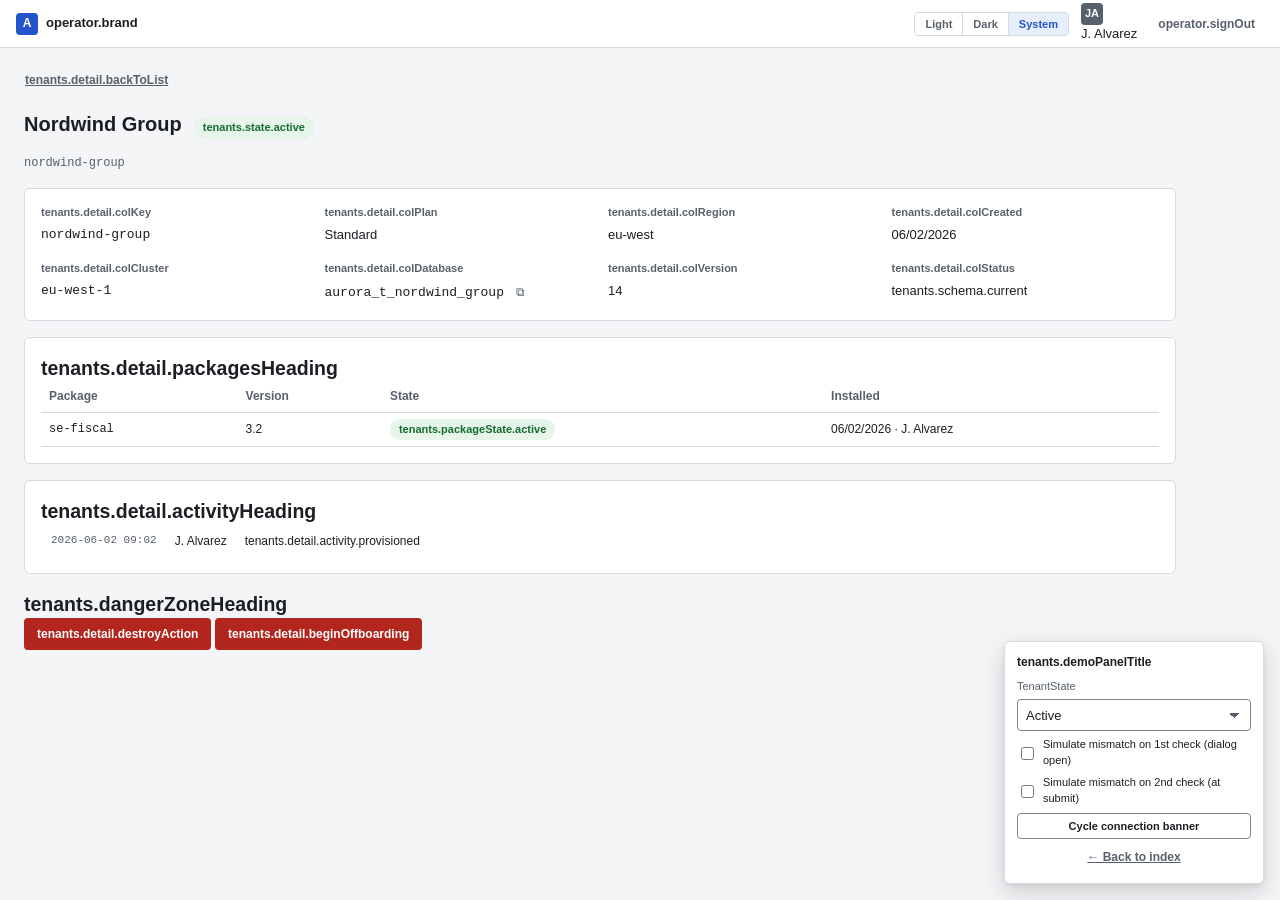
<file: docs/design/prototypes/tenant-detail.html>
<!doctype html>
<html lang="en">
<head>
<meta charset="utf-8">
<meta name="viewport" content="width=device-width, initial-scale=1">
<title id="page-title">Tenant detail · Aurora ERP</title>
<link rel="stylesheet" href="tokens.css">
<link rel="stylesheet" href="app.css">
<style>
  /* Page-specific only; the reusable shapes (Danger zone panel, info-grid,
     badges, dialogs) live in app.css. See SPEC-003-tenant-detail.md. */
  .tenant-head { display: flex; align-items: baseline; gap: var(--space-3); flex-wrap: wrap; }
  .tenant-head h1 { font-size: var(--font-size-heading-md); font-weight: 600; }
  .tenant-key-line { font-family: var(--font-family-mono); font-size: 12px; color: var(--color-text-muted); }
  .info-grid .field label { font-size: 11px; }
  .step-list { display: flex; flex-direction: column; gap: 4px; font-size: 12px; }
  .step-list .s-row { display: flex; gap: var(--space-2); align-items: center; }
  .step-list .s-row.done { color: var(--color-success); }
  .step-list .s-row.current { color: var(--color-accent); font-weight: 600; }
  .step-list .s-row.upcoming { color: var(--color-text-muted); }
  table.packages { width: 100%; border-collapse: collapse; font-size: 12px; }
  table.packages th { text-align: left; color: var(--color-text-muted); font-weight: 600; padding: 6px var(--space-2); border-bottom: 1px solid var(--color-border); }
  table.packages td { padding: 6px var(--space-2); border-bottom: 1px solid var(--color-border); }
  table.activity td { padding: 5px var(--space-2); font-size: 12px; vertical-align: top; }
  table.activity td.ts { color: var(--color-text-muted); white-space: nowrap; font-family: var(--font-family-mono); font-size: 11px; }
  .demo-select-wrap { display: flex; flex-direction: column; gap: 4px; }
  .demo-select-wrap select { width: 100%; }
</style>
</head>
<body>
<a class="skip-link" href="#main" data-i18n="shell.skipToContent">Skip to main content</a>
<div class="shell shell-operator" id="shell">
  <header class="topbar topbar-operator">
    <div class="brand"><span class="mark">A</span> <span data-i18n="operator.brand">Aurora ERP · Operator Console</span></div>
    <div class="spacer"></div>
    <div class="theme-toggle">
      <button data-mode="light" onclick="setTheme('light')">Light</button>
      <button data-mode="dark" onclick="setTheme('dark')">Dark</button>
      <button data-mode="system" onclick="setTheme('system')">System</button>
    </div>
    <div class="operator-user"><span class="company-badge" style="--badge-color:#57616C">JA</span><span>J. Alvarez</span></div>
    <button class="btn btn-ghost btn-sm" data-i18n="operator.signOut">Sign out</button>
  </header>

  <main class="main">
    <div class="page" style="max-width:1200px;">
      <div>
        <a class="btn btn-ghost btn-sm" href="tenant-list.html" style="padding-left:0;" data-i18n="tenants.detail.backToList">← Tenants</a>
      </div>

      <div class="tenant-head">
        <h1 id="t-name">—</h1>
        <span class="badge" id="t-badge"></span>
      </div>
      <div class="tenant-key-line" id="t-key">—</div>

      <!-- Offboarding banner: Suspended / Exporting / PendingDeletion only -->
      <div class="panel" id="offboarding-banner" style="padding:var(--space-3) var(--space-4);" hidden>
        <div class="actions-row" style="justify-content:space-between;">
          <span data-i18n="tenants.detail.offboardingBanner">This tenant is being offboarded.</span>
          <a class="btn btn-secondary btn-sm" id="manage-offboarding-link" href="tenant-offboarding.html" data-i18n="tenants.detail.manageOffboarding">Manage offboarding →</a>
        </div>
        <div id="deletion-countdown" style="margin-top:6px;font-weight:600;color:var(--color-warning);" hidden></div>
      </div>

      <!-- Refresh action (Provisioning only) -->
      <div id="refresh-row" hidden>
        <button class="btn btn-secondary btn-sm" onclick="render(currentState)" data-i18n="tenants.detail.refresh">Refresh</button>
      </div>

      <!-- Identity / Database / Schema (hidden entirely for Deleted) -->
      <div class="panel" id="idb-panel" style="padding:var(--space-4);">
        <div class="info-grid">
          <div class="field"><label data-i18n="tenants.detail.colKey">Key</label><div class="value mono" id="f-key">—</div></div>
          <div class="field"><label data-i18n="tenants.detail.colPlan">Plan</label><div class="value" id="f-plan">—</div></div>
          <div class="field"><label data-i18n="tenants.detail.colRegion">Region</label><div class="value" id="f-region">—</div></div>
          <div class="field"><label data-i18n="tenants.detail.colCreated">Created</label><div class="value" id="f-created">—</div></div>
          <div class="field"><label data-i18n="tenants.detail.colCluster">Cluster</label><div class="value mono" id="f-cluster">—</div></div>
          <div class="field">
            <label data-i18n="tenants.detail.colDatabase">Database</label>
            <div class="value mono" style="display:flex;align-items:center;gap:6px;">
              <span id="f-database">—</span>
              <button class="icon-btn" style="width:22px;height:22px;font-size:12px;" data-i18n-aria-label="tenants.detail.copyDatabaseName" aria-label="Copy database name" onclick="copyDatabaseName()">⧉</button>
            </div>
          </div>
          <div class="field"><label data-i18n="tenants.detail.colVersion">Version</label><div class="value tnum" id="f-schema-version">—</div></div>
          <div class="field"><label data-i18n="tenants.detail.colStatus">Status</label><div class="value" id="f-schema-status">—</div></div>
        </div>
      </div>

      <!-- Provisioning progress (Provisioning / ProvisioningFailed only) -->
      <div class="panel section" id="progress-panel" style="padding:var(--space-4);" hidden>
        <h2 data-i18n="tenants.detail.progressHeading">Provisioning progress</h2>
        <div class="step-list" id="step-list"></div>
        <div id="last-error-wrap" hidden>
          <div class="field-foot" style="margin-bottom:4px;"><label style="font-size:11px;font-weight:600;color:var(--color-text-muted);">Last error</label></div>
          <div class="last-error" id="last-error"></div>
        </div>
      </div>

      <!-- Blocked reason (SchemaBlocked only) -->
      <div class="panel section" id="blocked-panel" style="padding:var(--space-4);" hidden>
        <h2 data-i18n="tenants.detail.blockedReasonHeading">Blocked reason</h2>
        <p id="blocked-reason-text"></p>
        <div>
          <button class="btn btn-secondary btn-sm" data-i18n="tenants.detail.viewMigrationRun" onclick="showToast('info', t('tenants.detail.migrationRunNotYetAvailable'))">View migration run</button>
        </div>
      </div>

      <!-- Export progress (Exporting only) -->
      <div class="panel section" id="export-progress-panel" style="padding:var(--space-4);" hidden>
        <h2 data-i18n="tenants.state.exporting">Exporting</h2>
        <div id="export-bundle-rows" style="font-size:12px;display:flex;flex-direction:column;gap:6px;"></div>
      </div>

      <!-- Installed Country Packages -->
      <div class="panel section" id="packages-panel" style="padding:var(--space-4);" hidden>
        <h2 data-i18n="tenants.detail.packagesHeading">Installed Country Packages</h2>
        <table class="packages">
          <thead><tr><th>Package</th><th>Version</th><th>State</th><th>Installed</th></tr></thead>
          <tbody id="packages-body"></tbody>
        </table>
      </div>

      <!-- Deletion certificate (Deleted only) -->
      <div class="panel section" id="certificate-panel" style="padding:var(--space-4);" hidden>
        <h2 data-i18n="tenants.offboarding.certificateHeading">Deletion certificate</h2>
        <p id="certificate-text"></p>
      </div>

      <!-- Activity -->
      <div class="panel section" id="activity-panel" style="padding:var(--space-4);">
        <h2 data-i18n="tenants.detail.activityHeading">Activity</h2>
        <table class="activity"><tbody id="activity-body"></tbody></table>
      </div>

      <!-- Danger zone (ProvisioningFailed: destroy · Active: begin offboarding) -->
      <div class="danger-zone" id="danger-zone" hidden>
        <h2 data-i18n="tenants.dangerZoneHeading">Danger zone</h2>
        <div class="actions-row">
          <button class="btn btn-danger" id="destroy-btn" onclick="openDestroyDialog()" data-i18n="tenants.detail.destroyAction" hidden>Destroy database…</button>
          <button class="btn btn-danger" id="begin-offboarding-btn" onclick="location.href='tenant-offboarding.html'" data-i18n="tenants.detail.beginOffboarding" hidden>Begin offboarding…</button>
        </div>
      </div>

    </div>
  </main>
  <div class="conn-banner" id="conn-banner" data-state="connected"></div>
</div>

<!-- Destroy confirmation dialog (ProvisioningFailed only) -->
<div class="modal-overlay" id="destroy-modal" hidden>
  <div class="dialog" role="dialog" aria-modal="true" aria-labelledby="destroy-title">
    <h2 id="destroy-title"></h2>
    <div id="identity-checking" role="status" aria-live="polite">Checking identity stamp…</div>
    <div id="identity-confirmed" class="field-foot" style="color:var(--color-success);" hidden></div>
    <div id="identity-mismatch" class="last-error" style="color:var(--color-danger);background:var(--color-danger-muted);" hidden></div>
    <div class="field" id="typed-confirm-field" hidden>
      <label id="typed-confirm-label"></label>
      <input class="input" id="typed-confirm-input" oninput="updateDestroyButton()" autocomplete="off">
    </div>
    <div class="actions">
      <button class="btn btn-secondary" onclick="closeModal('destroy-modal')" data-i18n="tenants.destroy.cancel" id="destroy-cancel-label">Cancel</button>
      <button class="btn btn-danger" id="destroy-confirm-btn" aria-disabled="true" onclick="submitDestroy()" data-i18n="tenants.destroy.confirm" hidden>Destroy database</button>
    </div>
  </div>
</div>

<div class="demo-controls" style="max-width:260px;">
  <div class="title" data-i18n="tenants.demoPanelTitle">Prototype controls</div>
  <div class="demo-select-wrap">
    <label style="font-size:11px;color:var(--color-text-muted);">TenantState</label>
    <select class="input" id="state-select" onchange="render(this.value)">
      <option value="Provisioning">Provisioning</option>
      <option value="ProvisioningFailed">ProvisioningFailed</option>
      <option value="Active" selected>Active</option>
      <option value="Suspended">Suspended</option>
      <option value="SchemaBlocked">SchemaBlocked</option>
      <option value="Exporting">Exporting</option>
      <option value="PendingDeletion">PendingDeletion</option>
      <option value="Deleted">Deleted</option>
    </select>
  </div>
  <label style="font-size:11px;display:flex;gap:6px;align-items:center;">
    <input type="checkbox" id="simulate-mismatch"> Simulate mismatch on 1st check (dialog open)
  </label>
  <label style="font-size:11px;display:flex;gap:6px;align-items:center;">
    <input type="checkbox" id="simulate-mismatch-at-submit"> Simulate mismatch on 2nd check (at submit)
  </label>
  <button class="btn btn-secondary btn-sm" onclick="cycleConnectionDemo()">Cycle connection banner</button>
  <a class="btn btn-ghost btn-sm" href="index.html">← Back to index</a>
</div>
<div class="toast-stack"></div>

<script src="app.js"></script>
<script src="i18n.js"></script>
<script>
  // ---------------------------------------------------------------------
  // Eight fictional scenarios, one per TenantState, so the demo select
  // proves SPEC-003-tenant-detail.md's state-to-action mapping table by
  // actually swapping the rendered action set — not just the badge.
  // ---------------------------------------------------------------------
  var SCENARIOS = {
    // Every activity entry names an actionKey (resolved through t(), with
    // actionVars where the sentence interpolates a number) rather than a
    // literal English action string — see components #tenants.detail.activity.*
    // and the "fourteen hard-coded strings" finding this correction closes.
    Provisioning: {
      name: "Larkspur Logistics AB", key: "larkspur-logistics", state: "Provisioning",
      plan: "Standard", region: "eu-west", created: "2026-09-12",
      cluster: "eu-west-1", database: "aurora_t_larkspur_logistics",
      step: 5, attempts: 0,
      activity: [{ ts: "2026-09-12 08:00", actor: "J. Alvarez", actionKey: "tenants.detail.activity.provisioningRequested" }]
    },
    ProvisioningFailed: {
      name: "Kessler Fasteners GmbH", key: "kessler-fasteners", state: "ProvisioningFailed",
      plan: "Standard", region: "eu-west", created: "2026-09-08",
      cluster: "eu-west-1", database: "aurora_t_kessler_fasteners",
      step: 5, attempts: 5,
      // Verbatim exception text — a deliberate exception to localization,
      // not an oversight: like a stack trace, it is diagnostic content for
      // support/engineering, not prose an operator reads for comprehension,
      // and translating a caught .NET exception message would produce a
      // string nobody could then correlate back to server-side logs.
      lastError: "MigrateSchema: relation \"platform.tenant_identity\" already exists but does not match tenant id — refusing to adopt.",
      activity: [
        { ts: "2026-09-08 09:41", actor: "System", actionKey: "tenants.detail.activity.provisioningFailedAfterAttempts", actionVars: { attempts: 5 } },
        { ts: "2026-09-08 09:20", actor: "System", actionKey: "tenants.detail.activity.provisioningRequested" }
      ]
    },
    Active: {
      name: "Nordwind Group", key: "nordwind-group", state: "Active",
      plan: "Standard", region: "eu-west", created: "2026-06-02",
      cluster: "eu-west-1", database: "aurora_t_nordwind_group",
      schemaVersion: 14, schemaStatus: "current",
      packages: [{ id: "se-fiscal", version: "3.2", state: "Active", installedAt: "2026-06-02", installedBy: "J. Alvarez" }],
      activity: [
        { ts: "2026-06-02 09:02", actor: "J. Alvarez", actionKey: "tenants.detail.activity.provisioned" }
      ]
    },
    Suspended: {
      name: "Comet Bay Logistics", key: "comet-bay-logistics", state: "Suspended",
      plan: "Standard", region: "eu-west", created: "2025-11-19",
      cluster: "eu-west-1", database: "aurora_t_comet_bay_logistics",
      schemaVersion: 14, schemaStatus: "current",
      packages: [{ id: "se-fiscal", version: "3.1", state: "Active", installedAt: "2025-11-19", installedBy: "J. Alvarez" }],
      activity: [
        { ts: "2026-09-07 09:00", actor: "M. Okafor", actionKey: "tenants.detail.activity.suspendedOffboardingStarted" },
        { ts: "2025-11-19 10:12", actor: "J. Alvarez", actionKey: "tenants.detail.activity.provisioned" }
      ]
    },
    SchemaBlocked: {
      name: "Solheim Trading", key: "solheim-trading", state: "SchemaBlocked",
      plan: "Standard", region: "eu-north", created: "2026-06-02",
      cluster: "eu-north-1", database: "aurora_t_solheim_trading",
      schemaVersion: 9, minVersion: 11, schemaStatus: "blocked",
      blockedReasonVars: { runId: "4821", timestamp: "2026-09-10 08:14 UTC", fromVersion: 9, minVersion: 11 },
      packages: [{ id: "se-fiscal", version: "3.2", state: "Active", installedAt: "2026-06-02", installedBy: "J. Alvarez" }],
      activity: [
        { ts: "2026-09-10 08:14", actor: "System", actionKey: "tenants.detail.activity.suspendedByMigrationRun" },
        { ts: "2026-06-02 09:02", actor: "J. Alvarez", actionKey: "tenants.detail.activity.provisioned" }
      ]
    },
    Exporting: {
      name: "Nordbridge Wholesale", key: "nordbridge-wholesale", state: "Exporting",
      plan: "Standard", region: "eu-west", created: "2026-02-20",
      cluster: "eu-west-1", database: "aurora_t_nordbridge_wholesale",
      schemaVersion: 14, schemaStatus: "current",
      bundles: [
        { name: "tenants.offboarding.dumpBundle", status: "ready" },
        { name: "tenants.offboarding.openFormatBundle", status: "running" }
      ],
      packages: [{ id: "se-fiscal", version: "3.2", state: "Active", installedAt: "2026-02-20", installedBy: "J. Alvarez" }],
      activity: [
        { ts: "2026-09-11 09:00", actor: "M. Okafor", actionKey: "tenants.detail.activity.exportStarted" },
        { ts: "2026-09-04 09:00", actor: "M. Okafor", actionKey: "tenants.detail.activity.suspendedOffboardingStarted" }
      ]
    },
    PendingDeletion: {
      name: "Meridian Distribution", key: "meridian-distribution", state: "PendingDeletion",
      plan: "Standard", region: "eu-north", created: "2026-01-15",
      cluster: "eu-north-1", database: "aurora_t_meridian_distribution",
      schemaVersion: 14, schemaStatus: "current",
      deletionDueDays: 2, deletionDueDate: "2026-09-14",
      packages: [{ id: "se-fiscal", version: "3.2", state: "Deactivated", installedAt: "2026-01-15", installedBy: "J. Alvarez" }],
      activity: [
        { ts: "2026-08-15 09:40", actor: "System", actionKey: "tenants.detail.activity.exportCompleted" },
        { ts: "2026-08-15 09:02", actor: "J. Alvarez", actionKey: "tenants.detail.activity.suspendedOffboardingStarted" }
      ]
    },
    Deleted: {
      name: "Old Bridge Traders", key: "old-bridge-traders", state: "Deleted",
      created: "2025-08-04", deletedAt: "2026-07-01", deletedBy: "J. Alvarez", backupExpiry: "2026-08-05",
      activity: [
        { ts: "2026-07-01 10:15", actor: "J. Alvarez", actionKey: "tenants.detail.activity.permanentlyDeleted" },
        { ts: "2026-06-01 09:00", actor: "J. Alvarez", actionKey: "tenants.detail.activity.pendingDeletionGraceElapsed" }
      ]
    }
  };

  var BADGE = {
    Provisioning: "info", ProvisioningFailed: "danger", Active: "success",
    Suspended: "neutral", SchemaBlocked: "danger", Exporting: "info",
    PendingDeletion: "warning", Deleted: "neutral"
  };
  var PKG_BADGE = { Installing: "info", Active: "success", Deactivated: "neutral", UpgradePending: "info", Failed: "danger" };

  var currentState = "Active";

  function stateLabel(s) { return t("tenants.state." + s.charAt(0).toLowerCase() + s.slice(1)); }
  // InstalledPackageState display names go through the resource layer too
  // (ADR-0022 rule 1: "enum display names" are user-facing text, not an
  // exemption) — an earlier draft of this prototype rendered the raw C#
  // enum value (p.state) directly as the badge's visible text, bypassing
  // localization entirely. Fixed.
  function packageStateLabel(s) { return t("tenants.packageState." + s.charAt(0).toLowerCase() + s.slice(1)); }
  function show(id, visible) { document.getElementById(id).hidden = !visible; }

  function render(state) {
    currentState = state;
    document.getElementById("state-select").value = state;
    var s = SCENARIOS[state];

    document.getElementById("t-name").textContent = s.name;
    document.getElementById("t-key").textContent = s.key;
    var badge = document.getElementById("t-badge");
    badge.className = "badge badge-" + BADGE[state];
    badge.textContent = stateLabel(state);
    document.title = s.name + " · Aurora ERP";

    // Identity/Database/Schema — omitted entirely for Deleted (tombstone
    // has no cluster/database/schema per ADR-0007 SS11.4), shown otherwise.
    show("idb-panel", state !== "Deleted");
    if (state !== "Deleted") {
      document.getElementById("f-key").textContent = s.key;
      document.getElementById("f-plan").textContent = s.plan || "—";
      document.getElementById("f-region").textContent = s.region || "—";
      document.getElementById("f-created").textContent = formatDate(s.created);
      document.getElementById("f-cluster").textContent = s.cluster || "—";
      document.getElementById("f-database").textContent = s.database || "—";
      document.getElementById("f-schema-version").textContent = s.schemaVersion != null ? formatCount(s.schemaVersion) : "—";
      var statusEl = document.getElementById("f-schema-status");
      if (s.schemaStatus === "current") statusEl.textContent = t("tenants.schema.current");
      else if (s.schemaStatus === "blocked") statusEl.textContent = t("tenants.schema.blocked", { minimum: s.minVersion });
      else statusEl.textContent = "—";
    }

    // Provisioning progress — Provisioning and ProvisioningFailed only.
    show("progress-panel", state === "Provisioning" || state === "ProvisioningFailed");
    if (state === "Provisioning" || state === "ProvisioningFailed") {
      // Step labels are localized (tenants.detail.step.*), not the raw saga
      // step name — an operator reading this list is not expected to know
      // C# type names, even though ADR-0007 SS8's own step table uses them.
      var stepKeys = ["reserveTenant", "createDatabase", "hardenDatabase", "stampIdentity", "migrateSchema", "seedPlatformData", "installPackages", "registerRouting", "announce"];
      var list = document.getElementById("step-list");
      list.innerHTML = "";
      stepKeys.forEach(function (stepKey, i) {
        var n = i + 1;
        var cls = n < s.step ? "done" : (n === s.step ? "current" : "upcoming");
        var row = document.createElement("div");
        row.className = "s-row " + cls;
        row.textContent = (n < s.step ? "✓" : (n === s.step ? "●" : "○")) + " " + n + ". " + t("tenants.detail.step." + stepKey);
        list.appendChild(row);
      });
      show("last-error-wrap", state === "ProvisioningFailed");
      if (state === "ProvisioningFailed") document.getElementById("last-error").textContent = s.lastError;
    }
    show("refresh-row", state === "Provisioning");

    // Blocked reason — SchemaBlocked only.
    show("blocked-panel", state === "SchemaBlocked");
    if (state === "SchemaBlocked") document.getElementById("blocked-reason-text").textContent = t("tenants.detail.blockedReasonBody", s.blockedReasonVars);

    // Export progress — Exporting only.
    show("export-progress-panel", state === "Exporting");
    if (state === "Exporting") {
      var wrap = document.getElementById("export-bundle-rows");
      wrap.innerHTML = "";
      s.bundles.forEach(function (b) {
        var row = document.createElement("div");
        var icon = b.status === "ready" ? "✓" : (b.status === "failed" ? "⚠" : "⋯");
        row.textContent = icon + " " + t(b.name) + " — " + b.status;
        wrap.appendChild(row);
      });
    }

    // Installed packages — every state that has been Active at least once.
    var hasPackages = ["Active", "Suspended", "SchemaBlocked", "Exporting", "PendingDeletion"].indexOf(state) !== -1;
    show("packages-panel", hasPackages);
    if (hasPackages) {
      var body = document.getElementById("packages-body");
      body.innerHTML = "";
      s.packages.forEach(function (p) {
        var tr = document.createElement("tr");
        tr.innerHTML = "<td class='mono'>" + p.id + "</td><td>" + p.version + "</td><td><span class='badge badge-" +
          PKG_BADGE[p.state] + "'></span></td><td></td>";
        tr.querySelectorAll("span.badge")[0].textContent = packageStateLabel(p.state);
        tr.lastElementChild.textContent = formatDate(p.installedAt) + " · " + p.installedBy;
        body.appendChild(tr);
      });
    }

    // Offboarding banner + countdown — Suspended / Exporting / PendingDeletion.
    var offboarding = ["Suspended", "Exporting", "PendingDeletion"].indexOf(state) !== -1;
    show("offboarding-banner", offboarding);
    var countdown = document.getElementById("deletion-countdown");
    countdown.hidden = state !== "PendingDeletion";
    if (state === "PendingDeletion") {
      countdown.textContent = t("tenants.detail.deletionCountdown", { days: formatRelativeDays(s.deletionDueDays), date: formatDate(s.deletionDueDate) });
    }

    // Deletion certificate — Deleted only.
    show("certificate-panel", state === "Deleted");
    if (state === "Deleted") {
      document.getElementById("certificate-text").textContent = t("tenants.offboarding.certificateBody", {
        date: formatDate(s.deletedAt), actor: s.deletedBy, backupExpiry: formatDate(s.backupExpiry)
      });
    }

    // Activity — always shown.
    var actBody = document.getElementById("activity-body");
    actBody.innerHTML = "";
    s.activity.forEach(function (e) {
      var tr = document.createElement("tr");
      tr.innerHTML = "<td class='ts'></td><td></td><td></td>";
      tr.children[0].textContent = e.ts;
      tr.children[1].textContent = e.actor;
      tr.children[2].textContent = t(e.actionKey, e.actionVars);
      actBody.appendChild(tr);
    });

    // Danger zone — ProvisioningFailed (destroy) / Active (begin offboarding) only.
    show("danger-zone", state === "ProvisioningFailed" || state === "Active");
    show("destroy-btn", state === "ProvisioningFailed");
    show("begin-offboarding-btn", state === "Active");
  }

  // ------------------------- Destroy confirmation ------------------------
  function openDestroyDialog() {
    var s = SCENARIOS[currentState];
    document.getElementById("destroy-title").textContent = t("tenants.destroy.dialogTitle", { key: s.key });
    document.getElementById("identity-checking").hidden = false;
    document.getElementById("identity-confirmed").hidden = true;
    document.getElementById("identity-mismatch").hidden = true;
    document.getElementById("typed-confirm-field").hidden = true;
    document.getElementById("typed-confirm-input").value = "";
    document.getElementById("destroy-confirm-btn").hidden = true;
    document.getElementById("destroy-confirm-btn").setAttribute("aria-disabled", "true");
    openModal("destroy-modal");
    var mismatch = document.getElementById("simulate-mismatch").checked;
    setTimeout(function () {
      document.getElementById("identity-checking").hidden = true;
      if (mismatch) {
        var m = document.getElementById("identity-mismatch");
        m.hidden = false;
        m.textContent = t("tenants.destroy.identityMismatch", { key: s.key });
        announce(m.textContent, true);
      } else {
        var c = document.getElementById("identity-confirmed");
        c.hidden = false;
        c.textContent = t("tenants.destroy.identityConfirmed", { key: s.key });
        announce(c.textContent, false);
        var field = document.getElementById("typed-confirm-field");
        field.hidden = false;
        document.getElementById("typed-confirm-label").textContent = t("tenants.destroy.typeToConfirm", { key: s.key });
        var btn = document.getElementById("destroy-confirm-btn");
        btn.hidden = false;
        document.getElementById("typed-confirm-input").focus();
      }
    }, 600);
  }
  function updateDestroyButton() {
    var s = SCENARIOS[currentState];
    var typed = document.getElementById("typed-confirm-input").value;
    var btn = document.getElementById("destroy-confirm-btn");
    btn.setAttribute("aria-disabled", typed === s.key ? "false" : "true");
  }
  // The first identity check (openDestroyDialog) only gates whether the
  // typed-confirmation field appears; it is NOT the check that authorizes
  // the drop. A second, independent identity check runs here, at act time,
  // immediately before the destroy command would be sent — SPEC-003's
  // "Detection, not prevention" residual: the check and the drop cannot be
  // one atomic operation (Postgres can't rename/drop a database from a
  // session connected to it), so this is the closest a UI can get, and the
  // "simulate mismatch at submit" demo control exists specifically to prove
  // this second check is a REAL, separate round trip, not the first one
  // reused.
  function submitDestroy() {
    var btn = document.getElementById("destroy-confirm-btn");
    if (btn.getAttribute("aria-disabled") === "true") return;
    var s = SCENARIOS[currentState];
    btn.textContent = "…";
    btn.setAttribute("aria-disabled", "true");
    var mismatchAtSubmit = document.getElementById("simulate-mismatch-at-submit").checked;
    setTimeout(function () {
      if (mismatchAtSubmit) {
        // Second check disagrees with the first — nothing is destroyed.
        document.getElementById("typed-confirm-field").hidden = true;
        document.getElementById("identity-confirmed").hidden = true;
        var m = document.getElementById("identity-mismatch");
        m.hidden = false;
        m.textContent = t("tenants.destroy.identityMismatch", { key: s.key });
        announce(m.textContent, true);
        btn.hidden = true;
        btn.textContent = t("tenants.destroy.confirm");
        return;
      }
      closeModal("destroy-modal");
      showToast("success", t("tenants.destroy.successToast", { key: s.key }));
      setTimeout(function () { location.href = "tenant-list.html"; }, 900);
    }, 500);
  }

  function copyDatabaseName() {
    var s = SCENARIOS[currentState];
    if (navigator.clipboard) { navigator.clipboard.writeText(s.database || "").catch(function () {}); }
    showToast("success", t("tenants.detail.copied"));
  }

  document.addEventListener("DOMContentLoaded", function () { render("Active"); });
</script>
</body>
</html>
</file>
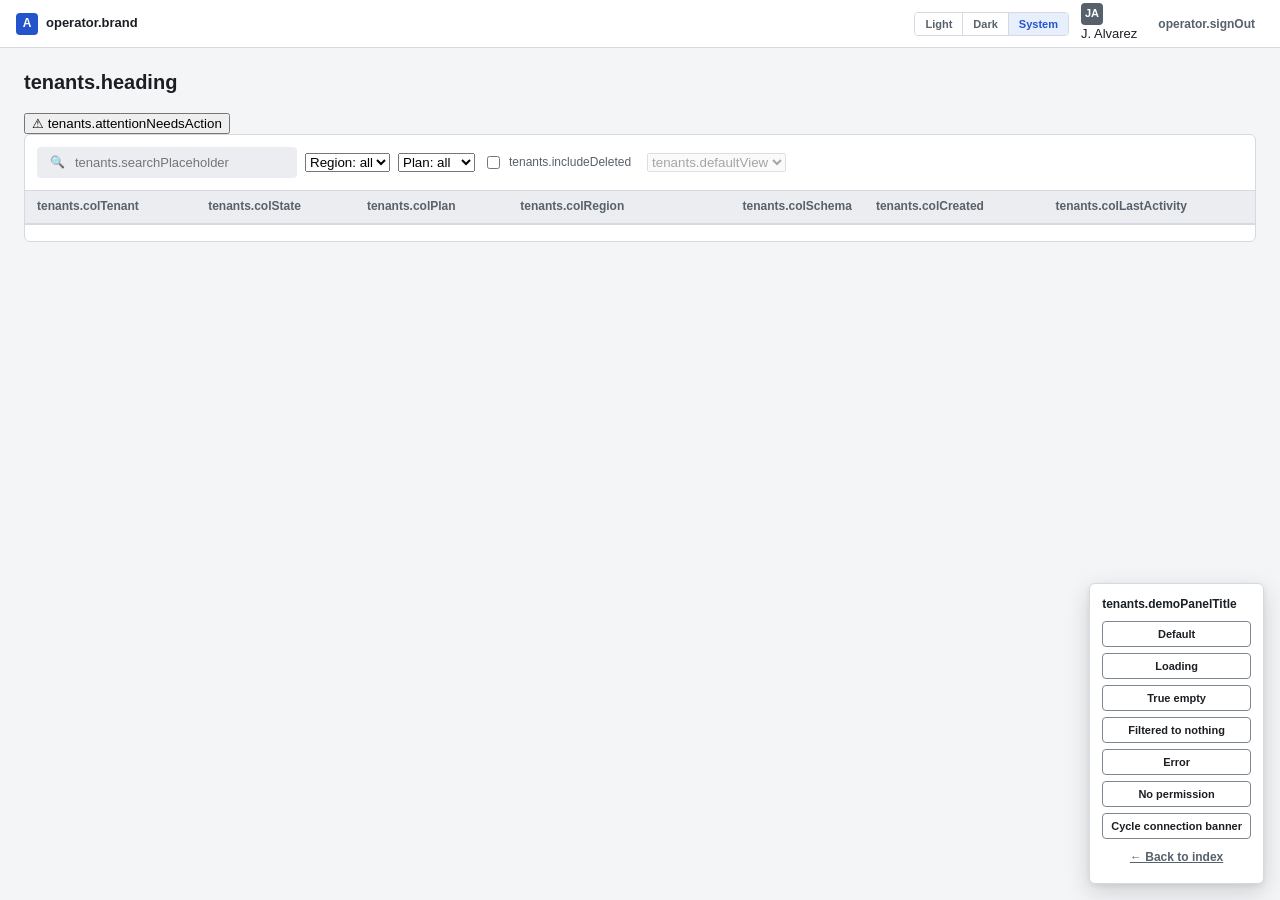
<file: docs/design/prototypes/tenant-list.html>
<!doctype html>
<html lang="en">
<head>
<meta charset="utf-8">
<meta name="viewport" content="width=device-width, initial-scale=1">
<title id="page-title" data-i18n="tenants.pageTitle">Tenants — Operator Console · Aurora ERP</title>
<link rel="stylesheet" href="tokens.css">
<link rel="stylesheet" href="app.css">
<style>
  /* Page-specific bits only — everything reusable (attention strip, operator
     shell top bar, grid, badges, dialogs) lives in app.css so a second
     operator screen doesn't reinvent it. See SPEC-003-tenant-list.md. */
  .state-cell { display: flex; flex-direction: column; gap: 2px; padding: 6px 0; }
  .state-cell .detail { font-size: 11px; color: var(--color-text-muted); }
  .tenant-cell { display: flex; flex-direction: column; gap: 1px; padding: 6px 0; }
  .tenant-cell .key { font-family: var(--font-family-mono); font-size: 11px; color: var(--color-text-muted); }
  td.mono-cell { font-family: var(--font-family-mono); font-size: 12px; }
  .toolbar label.chk { display: flex; align-items: center; gap: 6px; font-size: 12px; color: var(--color-text-muted); cursor: pointer; }
  .toolbar label.chk input { accent-color: var(--color-accent-solid); }
</style>
</head>
<body>
<a class="skip-link" href="#main" data-i18n="shell.skipToContent">Skip to main content</a>
<div class="shell shell-operator" id="shell">

  <!-- app-shell.md "Operator console": a deliberately different top bar
       (surface-sunken, no tenant/company switcher, no global search/palette
       in this milestone) so this can never be mistaken for the tenant shell
       used by companies-list.html etc. -->
  <header class="topbar topbar-operator">
    <div class="brand"><span class="mark">A</span> <span data-i18n="operator.brand">Aurora ERP · Operator Console</span></div>
    <div class="spacer"></div>
    <div class="theme-toggle">
      <button data-mode="light" onclick="setTheme('light')">Light</button>
      <button data-mode="dark" onclick="setTheme('dark')">Dark</button>
      <button data-mode="system" onclick="setTheme('system')">System</button>
    </div>
    <div class="operator-user">
      <span class="company-badge" style="--badge-color:#57616C">JA</span>
      <span>J. Alvarez</span>
    </div>
    <button class="btn btn-ghost btn-sm" data-i18n="operator.signOut">Sign out</button>
  </header>

  <main class="main">
    <div class="page" style="max-width:1500px;">
      <div class="page-header">
        <h1 data-i18n="tenants.heading">Tenants</h1>
      </div>

      <!-- ============== Missing-permission state (whole page) ============== -->
      <div id="noperm-view" hidden>
        <div class="empty-state">
          <div class="glyph" aria-hidden="true">🔒</div>
          <h3 data-i18n="tenants.unavailableHeading">You don't have permission to view tenants</h3>
          <p data-i18n-html="tenants.unavailableBody" data-i18n-vars='{"permission":"<code>platform.tenant.view</code>"}'></p>
        </div>
      </div>

      <!-- ============== Normal view ============== -->
      <div id="default-view">
        <!-- Attention summary strip — components.md #19. Absent entirely
             when both counts are zero; see renderAttentionStrip(). -->
        <!-- No role/aria-label/hidden set here: a landmark that exists in
             markup with nothing in it is exactly what components.md #19
             forbids ("Not rendered at all" when healthy) even though it
             LOOKS empty to a sighted user — an assistive-tech user still
             lands on a named region with nothing in it. renderAttentionStrip()
             adds the landmark role, the (localized) label, and un-hides this
             element together, only when there is something to show, and
             removes all three together otherwise. -->
        <div class="attention-strip" id="attention-strip" hidden></div>

        <div class="panel">
          <div class="toolbar">
            <div class="search-box" style="width:260px;">
              <span aria-hidden="true">🔍</span>
              <input id="search-box" data-i18n-placeholder="tenants.searchPlaceholder" placeholder="Search name or key" oninput="scheduleRender()">
            </div>
            <select class="view-select" id="region-filter" onchange="render()">
              <option value="">Region: all</option>
              <option value="eu-north">eu-north</option>
              <option value="eu-west">eu-west</option>
            </select>
            <select class="view-select" id="plan-filter" onchange="render()">
              <option value="">Plan: all</option>
              <option value="Standard">Standard</option>
              <option value="Trial">Trial</option>
            </select>
            <label class="chk"><input type="checkbox" id="include-deleted" onchange="render()"> <span data-i18n="tenants.includeDeleted">Include deleted</span></label>
            <div class="spacer"></div>
            <select class="view-select" id="view-select" aria-label="View" disabled>
              <option data-i18n="tenants.defaultView">Needs attention first</option>
            </select>
          </div>

          <!-- Loading -->
          <div id="grid-loading" hidden>
            <div class="grid-scroll">
              <table class="grid density-compact">
                <thead><tr>
                  <th data-i18n="tenants.colTenant">Tenant</th><th data-i18n="tenants.colState">State</th>
                  <th data-i18n="tenants.colPlan">Plan</th><th data-i18n="tenants.colRegion">Region</th>
                  <th class="num" data-i18n="tenants.colSchema">Schema</th>
                  <th data-i18n="tenants.colCreated">Created</th><th data-i18n="tenants.colLastActivity">Last activity</th>
                </tr></thead>
                <tbody>
                  <tr><td><div class="skeleton" style="width:70%;height:14px;"></div></td><td><div class="skeleton" style="width:60%;height:14px;"></div></td><td><div class="skeleton" style="width:40%;height:14px;"></div></td><td><div class="skeleton" style="width:40%;height:14px;"></div></td><td><div class="skeleton" style="width:20%;height:14px;"></div></td><td><div class="skeleton" style="width:50%;height:14px;"></div></td><td><div class="skeleton" style="width:50%;height:14px;"></div></td></tr>
                  <tr><td><div class="skeleton" style="width:65%;height:14px;"></div></td><td><div class="skeleton" style="width:55%;height:14px;"></div></td><td><div class="skeleton" style="width:40%;height:14px;"></div></td><td><div class="skeleton" style="width:40%;height:14px;"></div></td><td><div class="skeleton" style="width:20%;height:14px;"></div></td><td><div class="skeleton" style="width:50%;height:14px;"></div></td><td><div class="skeleton" style="width:50%;height:14px;"></div></td></tr>
                  <tr><td><div class="skeleton" style="width:75%;height:14px;"></div></td><td><div class="skeleton" style="width:50%;height:14px;"></div></td><td><div class="skeleton" style="width:40%;height:14px;"></div></td><td><div class="skeleton" style="width:40%;height:14px;"></div></td><td><div class="skeleton" style="width:20%;height:14px;"></div></td><td><div class="skeleton" style="width:50%;height:14px;"></div></td><td><div class="skeleton" style="width:50%;height:14px;"></div></td></tr>
                </tbody>
              </table>
            </div>
            <div class="visually-hidden" role="status" data-i18n="tenants.loadingLabel">Loading tenants…</div>
          </div>

          <!-- True empty (zero tenants ever provisioned) -->
          <div id="grid-true-empty" hidden>
            <div class="empty-state">
              <div class="glyph" aria-hidden="true">🗂</div>
              <h3 data-i18n="tenants.emptyHeading">No tenants yet</h3>
              <p data-i18n="tenants.emptyBody">Tenants are created through the provisioning API, not from this screen. Once the first tenant is provisioned, it appears here.</p>
            </div>
          </div>

          <!-- Error -->
          <div id="grid-error" hidden>
            <div class="empty-state">
              <div class="glyph" aria-hidden="true">⚠</div>
              <h3 data-i18n="tenants.errorHeading">We couldn't load tenants</h3>
              <button class="btn btn-secondary btn-sm" onclick="showState('default')" data-i18n="tenants.retry">Retry</button>
            </div>
          </div>

          <!-- Real grid + filtered-empty (rendered by JS) -->
          <div id="grid-real">
            <div class="grid-scroll">
              <table class="grid density-compact" id="tenants-grid">
                <caption class="visually-hidden" data-i18n="tenants.tableCaption">All tenants</caption>
                <thead>
                  <tr>
                    <th scope="col" data-i18n="tenants.colTenant">Tenant</th>
                    <th scope="col" data-i18n="tenants.colState">State</th>
                    <th scope="col" data-i18n="tenants.colPlan">Plan</th>
                    <th scope="col" data-i18n="tenants.colRegion">Region</th>
                    <th scope="col" class="num" data-i18n="tenants.colSchema">Schema</th>
                    <th scope="col" data-i18n="tenants.colCreated">Created</th>
                    <th scope="col" data-i18n="tenants.colLastActivity">Last activity</th>
                  </tr>
                </thead>
                <tbody id="tenants-body"></tbody>
              </table>
            </div>
            <div class="grid-footer">
              <span id="footer-count"></span>
            </div>
          </div>
        </div>
      </div>
    </div>
  </main>
  <div class="conn-banner" id="conn-banner" data-state="connected"></div>
</div>

<div class="demo-controls">
  <div class="title" data-i18n="tenants.demoPanelTitle">Prototype controls</div>
  <button class="btn btn-secondary btn-sm" onclick="showState('default')">Default</button>
  <button class="btn btn-secondary btn-sm" onclick="showState('loading')">Loading</button>
  <button class="btn btn-secondary btn-sm" onclick="showState('true-empty')">True empty</button>
  <button class="btn btn-secondary btn-sm" onclick="showState('filtered-empty')">Filtered to nothing</button>
  <button class="btn btn-secondary btn-sm" onclick="showState('error')">Error</button>
  <button class="btn btn-secondary btn-sm" onclick="showState('noperm')">No permission</button>
  <button class="btn btn-secondary btn-sm" onclick="cycleConnectionDemo()">Cycle connection banner</button>
  <a class="btn btn-ghost btn-sm" href="index.html">← Back to index</a>
</div>
<div class="toast-stack"></div>

<script src="app.js"></script>
<script src="i18n.js"></script>
<script>
  // ---------------------------------------------------------------------
  // Fictional fleet data. Nothing here is a real tenant. Severity ranks and
  // detail lines follow SPEC-003-tenant-list.md's mapping table exactly —
  // this is the direction, not a claim that this exact query shape ships.
  // ---------------------------------------------------------------------
  var TENANTS = [
    /* Plan and Region are set at reservation (Tenant.Reserve, ADR-0007 SS8
       step 1), so both are real even for Provisioning/ProvisioningFailed —
       only Schema (core_schema_version) is genuinely unset until Activate.
       An earlier draft of this fixture nulled Plan/Region here too; caught
       against Tenant.cs and fixed, see SPEC-003-tenant-list.md "Columns." */
    { key: "kessler-fasteners", name: "Kessler Fasteners GmbH", state: "ProvisioningFailed", attempts: 5, plan: "Standard", region: "eu-west", schema: null, created: "2026-09-08" },
    { key: "solheim-trading", name: "Solheim Trading", state: "SchemaBlocked", schemaVersion: 9, minVersion: 11, schema: 9, plan: "Standard", region: "eu-north", created: "2026-06-02" },
    { key: "meridian-distribution", name: "Meridian Distribution", state: "PendingDeletion", deletionDueDays: 2, deletionDueDate: "2026-09-14", plan: "Standard", region: "eu-north", schema: 14, created: "2026-01-15" },
    { key: "ashcroft-retail", name: "Ashcroft Retail Group", state: "PendingDeletion", deletionDueDays: 9, deletionDueDate: "2026-09-21", plan: "Trial", region: "eu-west", schema: 14, created: "2026-03-03" },
    { key: "larkspur-logistics", name: "Larkspur Logistics AB", state: "Provisioning", step: 5, plan: "Standard", region: "eu-west", schema: null, created: "2026-09-12" },
    { key: "nordbridge-wholesale", name: "Nordbridge Wholesale", state: "Exporting", plan: "Standard", region: "eu-west", schema: 14, created: "2026-02-20" },
    { key: "nordwind-group", name: "Nordwind Group", state: "Active", lastActivityMinutes: 3, plan: "Standard", region: "eu-west", schema: 14, created: "2026-06-02" },
    { key: "havenport-trading", name: "Havenport Trading Co", state: "Active", lastActivityMinutes: 2880, plan: "Standard", region: "eu-north", schema: 14, created: "2026-04-11" },
    { key: "ferro-sons-metalworks", name: "Ferro & Sons Metalworks", state: "Active", lastActivityMinutes: 47, plan: "Standard", region: "eu-west", schema: 13, created: "2026-05-30" },
    { key: "ilkkala-paper-group", name: "Ilkkala Paper Group", state: "Active", lastActivityMinutes: null, plan: "Trial", region: "eu-north", schema: 14, created: "2026-09-01" },
    { key: "comet-bay-logistics", name: "Comet Bay Logistics", state: "Suspended", suspendedMinutesAgo: 7200, plan: "Standard", region: "eu-west", schema: 14, created: "2025-11-19" },
    { key: "old-bridge-traders", name: "Old Bridge Traders", state: "Deleted", deletedDate: "2026-07-01", plan: null, region: null, schema: null, created: "2025-08-04" }
  ];

  var SEVERITY_RANK = {
    ProvisioningFailed: 1, SchemaBlocked: 1,
    PendingDeletion: 2,
    Provisioning: 3, Exporting: 3,
    Active: 4, Suspended: 4,
    Deleted: 5
  };
  var BADGE = {
    Provisioning: "info", ProvisioningFailed: "danger", Active: "success",
    Suspended: "neutral", SchemaBlocked: "danger", Exporting: "info",
    PendingDeletion: "warning", Deleted: "neutral"
  };

  var activeStateFilter = null; // set by an Attention-strip segment; null = no state filter
  var renderTimer = null;
  function scheduleRender() { clearTimeout(renderTimer); renderTimer = setTimeout(render, 200); }

  function stateLabel(s) { return t("tenants.state." + s.charAt(0).toLowerCase() + s.slice(1)); }

  function detailLine(row) {
    switch (row.state) {
      case "Provisioning": return t("tenants.state.provisioningDetail", { step: formatCount(row.step) });
      case "ProvisioningFailed": return t("tenants.state.provisioningFailedDetail", { attempts: formatCount(row.attempts) });
      case "Active": return row.lastActivityMinutes == null
        ? t("tenants.state.activeDetailNever")
        : t("tenants.state.activeDetail", { relativeTime: formatRelativeAuto(row.lastActivityMinutes) });
      case "Suspended": return t("tenants.state.suspendedDetail", { relativeTime: formatRelativeAuto(row.suspendedMinutesAgo) });
      case "SchemaBlocked": return t("tenants.state.schemaBlockedDetail", { version: row.schemaVersion, minimum: row.minVersion });
      case "Exporting": return t("tenants.state.exportingDetail");
      case "PendingDeletion": return t("tenants.state.pendingDeletionDetail", { days: formatRelativeDays(row.deletionDueDays), date: formatDate(row.deletionDueDate) });
      case "Deleted": return t("tenants.state.deletedDetail", { date: formatDate(row.deletedDate) });
    }
  }

  function severityCompare(a, b) {
    var ra = SEVERITY_RANK[a.state], rb = SEVERITY_RANK[b.state];
    if (ra !== rb) return ra - rb;
    if (a.state === "PendingDeletion") return a.deletionDueDays - b.deletionDueDays;
    if (a.state === "Provisioning" || a.state === "Exporting") return (a.created < b.created) ? -1 : 1;
    return a.name.localeCompare(b.name);
  }

  function currentRows() {
    var search = (document.getElementById("search-box").value || "").toLowerCase();
    var region = document.getElementById("region-filter").value;
    var plan = document.getElementById("plan-filter").value;
    var includeDeleted = document.getElementById("include-deleted").checked;
    return TENANTS.filter(function (r) {
      if (!includeDeleted && r.state === "Deleted") return false;
      if (activeStateFilter && activeStateFilter.indexOf(r.state) === -1) return false;
      if (search && r.name.toLowerCase().indexOf(search) === -1 && r.key.indexOf(search) === -1) return false;
      if (region && r.region !== region) return false;
      if (plan && r.plan !== plan) return false;
      return true;
    }).sort(severityCompare);
  }

  // The Attention strip's counts are computed over the WHOLE fleet (minus
  // "Deleted", which can never need action), independent of the grid's own
  // filters — SPEC-003-tenant-list.md AC-1: "the whole filtered fleet, not
  // just the current page." A production build issues this as its own
  // server-side count query; this static prototype recomputes it from the
  // fixed sample every render.
  function renderAttentionStrip() {
    var needsAction = TENANTS.filter(function (r) { return r.state === "ProvisioningFailed" || r.state === "SchemaBlocked"; });
    var pending = TENANTS.filter(function (r) { return r.state === "PendingDeletion"; }).sort(function (a, b) { return a.deletionDueDays - b.deletionDueDays; });
    var strip = document.getElementById("attention-strip");
    strip.innerHTML = "";
    if (needsAction.length === 0 && pending.length === 0) {
      // components.md #19: absent, not empty — remove the landmark itself,
      // not just its contents, so an assistive-tech user never lands on a
      // named region with nothing in it (the bug this fix corrects).
      strip.hidden = true;
      strip.removeAttribute("role");
      strip.removeAttribute("aria-label");
      return;
    }
    strip.hidden = false;
    strip.setAttribute("role", "navigation");
    strip.setAttribute("aria-label", t("tenants.attentionLandmarkLabel"));
    if (needsAction.length) {
      var b1 = document.createElement("button");
      b1.className = "attention-segment needs-action";
      b1.innerHTML = '<span class="ic" aria-hidden="true">⚠</span> <span></span>';
      b1.querySelector("span:last-child").textContent = t("tenants.attentionNeedsAction", { count: formatCount(needsAction.length) });
      b1.onclick = function () {
        activeStateFilter = ["ProvisioningFailed", "SchemaBlocked"];
        render();
        document.getElementById("search-box").focus();
      };
      strip.appendChild(b1);
    }
    if (pending.length) {
      var b2 = document.createElement("button");
      b2.className = "attention-segment pending-deletion";
      b2.innerHTML = '<span class="ic" aria-hidden="true">⏳</span> <span></span>';
      b2.querySelector("span:last-child").textContent = t("tenants.attentionPendingDeletion", {
        count: formatCount(pending.length), days: formatRelativeDays(pending[0].deletionDueDays)
      });
      b2.onclick = function () {
        activeStateFilter = ["PendingDeletion"];
        render();
        document.getElementById("search-box").focus();
      };
      strip.appendChild(b2);
    }
  }

  function render() {
    renderAttentionStrip();
    var rows = currentRows();
    var body = document.getElementById("tenants-body");
    var real = document.getElementById("grid-real");
    var trueEmpty = document.getElementById("grid-true-empty");
    trueEmpty.hidden = true; // demo's "true empty" is its own showState(), not reachable via filters
    if (rows.length === 0) {
      real.querySelector(".grid-scroll").hidden = true;
      real.querySelector(".grid-footer").hidden = true;
      if (!document.getElementById("filtered-empty-row")) {
        var wrap = document.createElement("div");
        wrap.id = "filtered-empty-row";
        wrap.className = "empty-state";
        wrap.innerHTML = '<div class="glyph" aria-hidden="true">🔎</div><h3></h3><button class="btn btn-secondary btn-sm"></button>';
        wrap.querySelector("h3").textContent = t("tenants.filteredEmptyHeading");
        var clear = wrap.querySelector("button");
        clear.textContent = t("tenants.clearFilters");
        clear.onclick = function () {
          document.getElementById("search-box").value = "";
          document.getElementById("region-filter").value = "";
          document.getElementById("plan-filter").value = "";
          activeStateFilter = null;
          render();
        };
        real.appendChild(wrap);
      }
      return;
    }
    var existingEmpty = document.getElementById("filtered-empty-row");
    if (existingEmpty) existingEmpty.remove();
    real.querySelector(".grid-scroll").hidden = false;
    real.querySelector(".grid-footer").hidden = false;

    body.innerHTML = "";
    rows.forEach(function (row) {
      var tr = document.createElement("tr");
      tr.tabIndex = 0;
      tr.onclick = function () { location.href = "tenant-detail.html?key=" + row.key; };
      tr.onkeydown = function (e) { if (e.key === "Enter") tr.onclick(); };

      var tenantCell = document.createElement("td");
      tenantCell.innerHTML = '<div class="tenant-cell"><div>' + escapeHtml(row.name) + '</div><div class="key"></div></div>';
      tenantCell.querySelector(".key").textContent = row.key;
      tr.appendChild(tenantCell);

      var stateCell = document.createElement("td");
      var badge = BADGE[row.state];
      stateCell.innerHTML = '<div class="state-cell"><span class="badge badge-' + badge + '"></span><span class="detail"></span></div>';
      stateCell.querySelector(".badge").textContent = stateLabel(row.state);
      stateCell.querySelector(".detail").textContent = detailLine(row);
      tr.appendChild(stateCell);

      var planCell = document.createElement("td"); planCell.textContent = row.plan || "—"; tr.appendChild(planCell);
      var regionCell = document.createElement("td"); regionCell.className = "mono-cell"; regionCell.textContent = row.region || "—"; tr.appendChild(regionCell);
      var schemaCell = document.createElement("td"); schemaCell.className = "num tnum"; schemaCell.textContent = row.schema != null ? formatCount(row.schema) : "—"; tr.appendChild(schemaCell);
      var createdCell = document.createElement("td"); createdCell.textContent = formatDate(row.created); tr.appendChild(createdCell);
      var lastCell = document.createElement("td");
      lastCell.textContent = row.state === "Active" && row.lastActivityMinutes != null ? formatRelativeAuto(row.lastActivityMinutes) : "—";
      tr.appendChild(lastCell);

      body.appendChild(tr);
    });

    document.getElementById("footer-count").textContent =
      t("tenants.footerCount", { rangeStart: formatCount(1), rangeEnd: formatCount(rows.length), total: formatCount(rows.length) });
  }

  function escapeHtml(s) { var d = document.createElement("div"); d.textContent = s; return d.innerHTML; }

  function showState(state) {
    document.getElementById("noperm-view").hidden = (state !== "noperm");
    document.getElementById("default-view").hidden = (state === "noperm");
    document.getElementById("attention-strip").hidden = (state === "loading");
    document.getElementById("grid-loading").hidden = (state !== "loading");
    document.getElementById("grid-error").hidden = (state !== "error");
    document.getElementById("grid-real").hidden = (state === "loading" || state === "error" || state === "true-empty");
    document.getElementById("grid-true-empty").hidden = (state !== "true-empty");
    if (state === "filtered-empty") {
      document.getElementById("search-box").value = "zzz-no-such-tenant-zzz";
      activeStateFilter = null;
    } else if (state === "default") {
      document.getElementById("search-box").value = "";
      activeStateFilter = null;
    }
    if (state !== "loading" && state !== "error" && state !== "true-empty" && state !== "noperm") render();
  }

  document.addEventListener("DOMContentLoaded", function () { render(); });
</script>
</body>
</html>
</file>
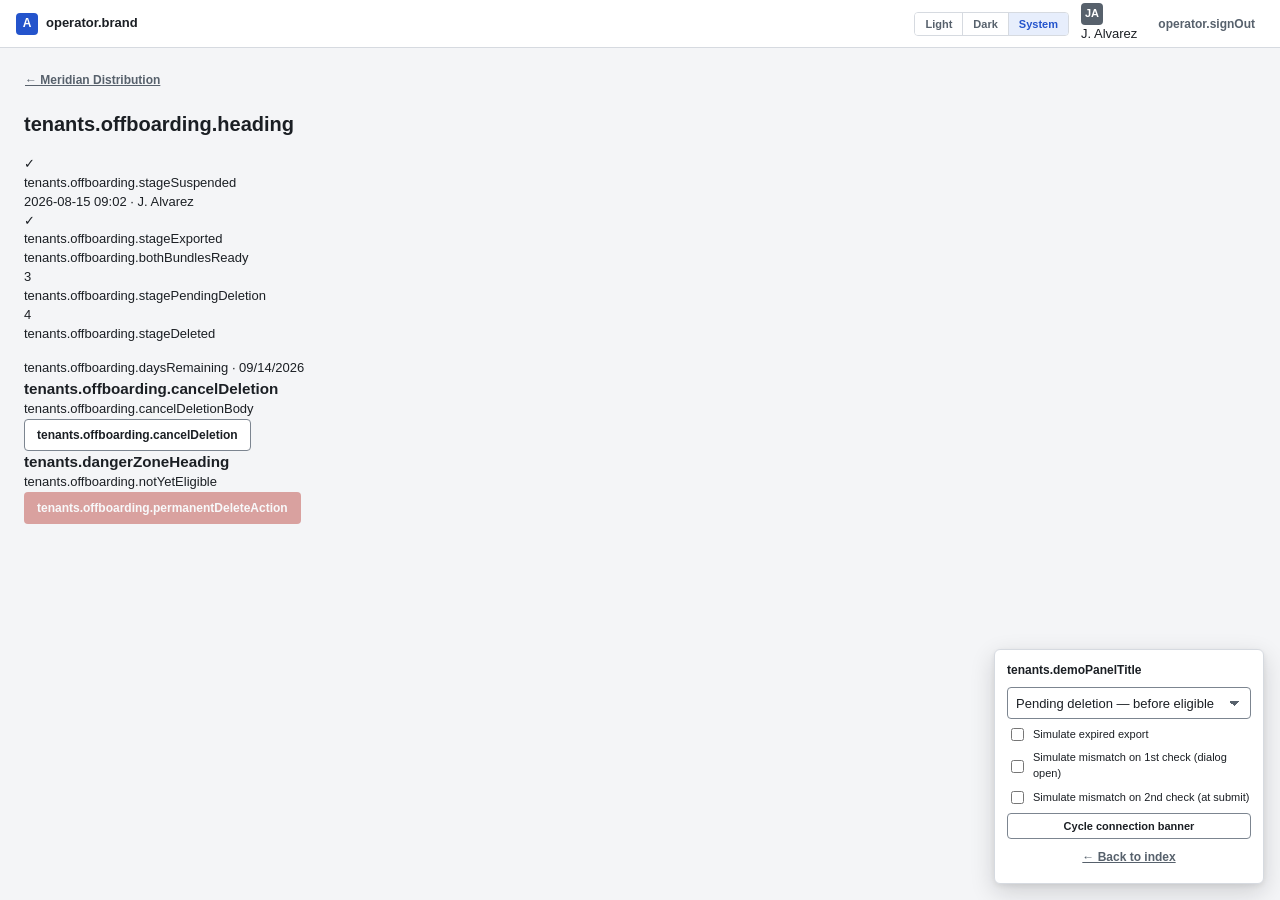
<file: docs/design/prototypes/tenant-offboarding.html>
<!doctype html>
<html lang="en">
<head>
<meta charset="utf-8">
<meta name="viewport" content="width=device-width, initial-scale=1">
<title id="page-title">Offboarding · Aurora ERP</title>
<link rel="stylesheet" href="tokens.css">
<link rel="stylesheet" href="app.css">
<style>
  .tenant-head { display: flex; align-items: baseline; gap: var(--space-3); flex-wrap: wrap; }
  .tenant-head h1 { font-size: var(--font-size-heading-md); font-weight: 600; }
  .intro-panel { background: var(--color-info-muted); color: var(--color-info); border-radius: var(--radius-md); padding: var(--space-4); font-size: var(--font-size-small); }
  .cert-panel { padding: var(--space-4); }
  .gate-list { display: flex; flex-direction: column; gap: var(--space-2); font-size: 12px; }
</style>
</head>
<body>
<a class="skip-link" href="#main" data-i18n="shell.skipToContent">Skip to main content</a>
<div class="shell shell-operator" id="shell">
  <header class="topbar topbar-operator">
    <div class="brand"><span class="mark">A</span> <span data-i18n="operator.brand">Aurora ERP · Operator Console</span></div>
    <div class="spacer"></div>
    <div class="theme-toggle">
      <button data-mode="light" onclick="setTheme('light')">Light</button>
      <button data-mode="dark" onclick="setTheme('dark')">Dark</button>
      <button data-mode="system" onclick="setTheme('system')">System</button>
    </div>
    <div class="operator-user"><span class="company-badge" style="--badge-color:#57616C">JA</span><span>J. Alvarez</span></div>
    <button class="btn btn-ghost btn-sm" data-i18n="operator.signOut">Sign out</button>
  </header>

  <main class="main">
    <div class="page" style="max-width:900px;">
      <div>
        <a class="btn btn-ghost btn-sm" id="back-link" href="tenant-detail.html" style="padding-left:0;"></a>
      </div>
      <div class="tenant-head">
        <h1 id="page-heading">—</h1>
      </div>

      <!-- Stage 0: not yet started -->
      <div class="intro-panel" id="intro-panel" hidden>
        <p data-i18n="tenants.offboarding.intro" style="margin-bottom:var(--space-3);"></p>
        <button class="btn btn-danger" id="begin-btn" onclick="openConfirm('begin')"></button>
      </div>

      <div class="vstepper" id="vstepper"></div>

      <!-- Stage-current content, injected per stage -->
      <div id="stage-content"></div>

    </div>
  </main>
  <div class="conn-banner" id="conn-banner" data-state="connected"></div>
</div>

<!-- Generic light confirmation (begin / resume / start export / cancel-deletion) -->
<div class="modal-overlay" id="confirm-modal" hidden>
  <div class="dialog" role="dialog" aria-modal="true" aria-labelledby="confirm-title">
    <h2 id="confirm-title"></h2>
    <p id="confirm-body"></p>
    <div class="actions">
      <button class="btn btn-secondary" onclick="closeModal('confirm-modal')" data-i18n="tenants.destroy.cancel">Cancel</button>
      <button class="btn btn-primary" id="confirm-submit-btn" onclick="submitConfirm()"></button>
    </div>
  </div>
</div>

<!-- Permanent-delete dialog: the heaviest confirmation in the system -->
<div class="modal-overlay" id="delete-modal" hidden>
  <div class="dialog" role="dialog" aria-modal="true" aria-labelledby="delete-title" style="width:480px;">
    <h2 id="delete-title"></h2>

    <!-- Identity check #1 (on open) — gates whether the three operator
         gates below are even reachable. A SEPARATE, second check runs again
         at submit (see submitPermanentDelete) — see spec, "Detection, not
         prevention": the two checks are never the same round trip. -->
    <div id="delete-identity-checking" role="status" aria-live="polite"></div>
    <div id="delete-identity-confirmed" class="field-foot" style="color:var(--color-success);" hidden></div>
    <div id="delete-identity-mismatch" class="last-error" style="color:var(--color-danger);background:var(--color-danger-muted);" hidden></div>

    <div id="export-expired-block" class="last-error" style="color:var(--color-danger);background:var(--color-danger-muted);" hidden></div>

    <div id="delete-gates-body">
      <div class="gate-list">
        <div class="download-row" id="delete-dump-link"></div>
        <div class="download-row" id="delete-openformat-link"></div>
      </div>
      <label class="checkbox-field" style="margin-top:var(--space-3);">
        <input type="checkbox" id="verify-checkbox" onchange="updateGates()">
        <span id="verify-checkbox-label"></span>
      </label>
      <div class="field" style="margin-top:var(--space-3);">
        <label id="delete-typed-label"></label>
        <input class="input" id="delete-typed-input" oninput="updateGates()" autocomplete="off">
      </div>
      <div class="gate-status" id="gate-status" role="status" aria-live="polite" style="margin-top:var(--space-2);"></div>
    </div>

    <div class="actions">
      <button class="btn btn-secondary" onclick="closeModal('delete-modal')" data-i18n="tenants.destroy.cancel">Cancel</button>
      <button class="btn btn-danger" id="confirm-delete-btn" aria-disabled="true" onclick="submitPermanentDelete()" data-i18n="tenants.offboarding.confirmDelete">Permanently delete</button>
    </div>
  </div>
</div>

<div class="demo-controls" style="max-width:270px;">
  <div class="title" data-i18n="tenants.demoPanelTitle">Prototype controls</div>
  <select class="input" id="scenario-select" onchange="render(this.value)">
    <option value="NotStarted">Not started (Active)</option>
    <option value="Suspended">Suspended</option>
    <option value="ExportingRunning">Exporting — running</option>
    <option value="ExportingReady">Exporting — both ready</option>
    <option value="PendingDeletionBefore" selected>Pending deletion — before eligible</option>
    <option value="PendingDeletionAfter">Pending deletion — eligible now</option>
    <option value="Deleted">Deleted</option>
  </select>
  <label style="font-size:11px;display:flex;gap:6px;align-items:center;">
    <input type="checkbox" id="simulate-expired"> Simulate expired export
  </label>
  <label style="font-size:11px;display:flex;gap:6px;align-items:center;">
    <input type="checkbox" id="simulate-delete-mismatch-open"> Simulate mismatch on 1st check (dialog open)
  </label>
  <label style="font-size:11px;display:flex;gap:6px;align-items:center;">
    <input type="checkbox" id="simulate-delete-mismatch-submit"> Simulate mismatch on 2nd check (at submit)
  </label>
  <button class="btn btn-secondary btn-sm" onclick="cycleConnectionDemo()">Cycle connection banner</button>
  <a class="btn btn-ghost btn-sm" href="index.html">← Back to index</a>
</div>
<div class="toast-stack"></div>

<script src="app.js"></script>
<script src="i18n.js"></script>
<script>
  // "Today," for the fictional PendingDeletion eligibility comparison this
  // demo needs — a real build compares against the actual clock server-side
  // (never client Date.now(), per this project's own rule against reading
  // the ambient clock from arbitrary code); this constant exists solely so
  // a static prototype can show "before" and "after" without one.
  var DEMO_TODAY = "2026-09-12";

  var TENANT = { name: "Meridian Distribution", key: "meridian-distribution" };

  var SCENARIOS = {
    NotStarted: { stage: 0 },
    Suspended: { stage: 1, suspendedAt: "2026-08-15 09:02", suspendedBy: "J. Alvarez" },
    ExportingRunning: {
      stage: 2, suspendedAt: "2026-08-15 09:02", suspendedBy: "J. Alvarez",
      bundles: [
        { key: "dump", labelKey: "tenants.offboarding.dumpBundle", status: "ready", expiresOn: "2026-08-22" },
        { key: "open", labelKey: "tenants.offboarding.openFormatBundle", status: "running", expiresOn: null }
      ]
    },
    ExportingReady: {
      stage: 2, suspendedAt: "2026-08-15 09:02", suspendedBy: "J. Alvarez",
      bundles: [
        { key: "dump", labelKey: "tenants.offboarding.dumpBundle", status: "ready", expiresOn: "2026-08-22" },
        { key: "open", labelKey: "tenants.offboarding.openFormatBundle", status: "ready", expiresOn: "2026-08-22" }
      ]
    },
    PendingDeletionBefore: {
      stage: 3, suspendedAt: "2026-08-15 09:02", suspendedBy: "J. Alvarez",
      bundles: [
        { key: "dump", labelKey: "tenants.offboarding.dumpBundle", status: "ready", expiresOn: "2026-09-22" },
        { key: "open", labelKey: "tenants.offboarding.openFormatBundle", status: "ready", expiresOn: "2026-09-22" }
      ],
      deletionDueDate: "2026-09-14"
    },
    PendingDeletionAfter: {
      stage: 3, suspendedAt: "2026-08-15 09:02", suspendedBy: "J. Alvarez",
      bundles: [
        { key: "dump", labelKey: "tenants.offboarding.dumpBundle", status: "ready", expiresOn: "2026-09-22" },
        { key: "open", labelKey: "tenants.offboarding.openFormatBundle", status: "ready", expiresOn: "2026-09-22" }
      ],
      deletionDueDate: "2026-09-10"
    },
    Deleted: { stage: 4, deletedAt: "2026-09-14", deletedBy: "J. Alvarez", backupExpiry: "2026-10-19" }
  };

  var currentScenario = "PendingDeletionBefore";

  function daysBetween(a, b) { return Math.round((new Date(a) - new Date(b)) / 86400000); }

  function render(name) {
    currentScenario = name;
    document.getElementById("scenario-select").value = name;
    var s = SCENARIOS[name];

    document.getElementById("back-link").href = "tenant-detail.html";
    document.getElementById("back-link").textContent = "← " + TENANT.name;
    document.getElementById("page-heading").textContent = t("tenants.offboarding.heading", { tenant: TENANT.name });
    document.title = t("tenants.offboarding.pageTitle", { tenant: TENANT.name });

    document.getElementById("intro-panel").hidden = s.stage !== 0;
    if (s.stage === 0) {
      document.getElementById("begin-btn").textContent = t("tenants.offboarding.beginAction", { tenant: TENANT.name });
    }

    renderStepper(s);
    renderStageContent(s);
  }

  var STAGE_LABEL_KEYS = ["", "tenants.offboarding.stageSuspended", "tenants.offboarding.stageExported", "tenants.offboarding.stagePendingDeletion", "tenants.offboarding.stageDeleted"];

  function renderStepper(s) {
    var el = document.getElementById("vstepper");
    el.innerHTML = "";
    for (var i = 1; i <= 4; i++) {
      var cls = i < s.stage ? "done" : (i === s.stage ? "current" : "upcoming");
      var row = document.createElement("div");
      row.className = "vstep " + cls;
      var dot = document.createElement("div");
      dot.className = "vdot";
      dot.textContent = i < s.stage ? "✓" : String(i);
      var body = document.createElement("div");
      body.className = "vbody";
      var label = document.createElement("div");
      label.className = "vlabel";
      label.textContent = t(STAGE_LABEL_KEYS[i]);
      body.appendChild(label);
      if (i < s.stage) {
        var meta = document.createElement("div");
        meta.className = "vmeta";
        meta.textContent = stageDoneSummary(i, s);
        body.appendChild(meta);
      }
      row.appendChild(dot);
      row.appendChild(body);
      el.appendChild(row);
    }
  }

  function stageDoneSummary(i, s) {
    if (i === 1) return s.suspendedAt + " · " + s.suspendedBy;
    if (i === 2) return t("tenants.offboarding.bothBundlesReady");
    if (i === 3) return "—";
    return "";
  }

  // Real <a href> when ready — SPEC-003-tenant-offboarding.md's keyboard
  // section requires a genuine link so a screen reader can reach and open
  // it, not a JS-only click handler. This prototype points at "#"; a real
  // build points at the signed, expiring download URL.
  function bundleRow(b) {
    var row = document.createElement("div");
    row.className = "download-row" + (b.status !== "ready" ? " pending" : "");
    if (b.status === "ready") {
      row.innerHTML = '✓ <a href="#" onclick="return false;"></a> — <span></span>';
      row.querySelector("a").textContent = t(b.labelKey);
      row.querySelector("span").textContent = t("tenants.offboarding.expiresOn", { date: formatDate(b.expiresOn) });
    } else {
      var icon = b.status === "failed" ? "⚠" : "⋯";
      row.textContent = icon + " " + t(b.labelKey) + " — " + b.status;
    }
    return row;
  }

  function renderStageContent(s) {
    var el = document.getElementById("stage-content");
    el.innerHTML = "";
    if (s.stage === 1) {
      var panel = document.createElement("div");
      panel.className = "panel";
      panel.style.padding = "var(--space-4)";
      var actions = document.createElement("div");
      actions.className = "actions-row";
      var resume = document.createElement("button");
      resume.className = "btn btn-secondary";
      resume.textContent = t("tenants.offboarding.resume");
      resume.onclick = function () { openConfirm("resume"); };
      var start = document.createElement("button");
      start.className = "btn btn-primary";
      start.textContent = t("tenants.offboarding.startExport");
      start.onclick = function () { openConfirm("startExport"); };
      actions.appendChild(resume);
      actions.appendChild(start);
      panel.appendChild(actions);
      el.appendChild(panel);
    } else if (s.stage === 2) {
      var p2 = document.createElement("div");
      p2.className = "panel section";
      p2.style.padding = "var(--space-4)";
      s.bundles.forEach(function (b) { p2.appendChild(bundleRow(b)); });
      var allReady = s.bundles.every(function (b) { return b.status === "ready"; });
      var cont = document.createElement("button");
      cont.className = "btn btn-primary";
      cont.style.marginTop = "var(--space-3)";
      cont.textContent = t("tenants.offboarding.continueAction");
      cont.setAttribute("aria-disabled", allReady ? "false" : "true");
      if (!allReady) {
        var reason = document.createElement("div");
        reason.style.cssText = "font-size:11px;color:var(--color-text-muted);margin-top:4px;";
        reason.textContent = t("tenants.offboarding.continueDisabledReason");
        p2.appendChild(cont);
        p2.appendChild(reason);
      } else {
        cont.onclick = function () { render("PendingDeletionBefore"); };
        p2.appendChild(cont);
      }
      el.appendChild(p2);
    } else if (s.stage === 3) {
      var due = document.createElement("div");
      due.className = "countdown-badge";
      var days = daysBetween(s.deletionDueDate, DEMO_TODAY);
      var eligible = days <= 0;
      // Once eligible there is nothing left to count down — the grace
      // period is over, not "0 days remaining" (which would read as if a
      // decrement were still running).
      due.textContent = eligible
        ? formatDate(s.deletionDueDate)
        : t("tenants.offboarding.daysRemaining", { days: formatCount(days) }) + " · " + formatDate(s.deletionDueDate);
      el.appendChild(due);

      var row = document.createElement("div");
      row.className = "panel-row";
      var safe = document.createElement("div");
      safe.className = "safe-panel";
      safe.innerHTML = "<h3></h3><p></p><button class='btn btn-secondary'></button>";
      safe.querySelector("h3").textContent = t("tenants.offboarding.cancelDeletion");
      safe.querySelector("p").textContent = t("tenants.offboarding.cancelDeletionBody");
      var cancelBtn = safe.querySelector("button");
      cancelBtn.textContent = t("tenants.offboarding.cancelDeletion");
      cancelBtn.onclick = function () { openConfirm("cancelDeletion"); };
      row.appendChild(safe);

      var danger = document.createElement("div");
      danger.className = "danger-zone";
      danger.innerHTML = "<h3></h3><p></p><button class='btn btn-danger'></button>";
      danger.querySelector("h3").textContent = t("tenants.dangerZoneHeading");
      var deleteBtn = danger.querySelector("button");
      deleteBtn.textContent = t("tenants.offboarding.permanentDeleteAction");
      if (!eligible) {
        deleteBtn.setAttribute("aria-disabled", "true");
        danger.querySelector("p").textContent = t("tenants.offboarding.notYetEligible", { date: formatDate(s.deletionDueDate) });
      } else {
        danger.querySelector("p").textContent = "";
        deleteBtn.onclick = openPermanentDeleteDialog;
      }
      row.appendChild(danger);
      el.appendChild(row);
    } else if (s.stage === 4) {
      var cert = document.createElement("div");
      cert.className = "panel cert-panel";
      cert.innerHTML = "<h2 style='font-size:var(--font-size-heading-sm);font-weight:600;margin-bottom:8px;'></h2><p></p>";
      cert.querySelector("h2").textContent = t("tenants.offboarding.certificateHeading");
      cert.querySelector("p").textContent = t("tenants.offboarding.certificateBody", {
        date: formatDate(s.deletedAt), actor: s.deletedBy, backupExpiry: formatDate(s.backupExpiry)
      });
      el.appendChild(cert);
    }
  }

  // --------------------- Light confirmations (stage 0/1/3 safe actions) --------------------
  var pendingConfirmKind = null;
  function openConfirm(kind) {
    pendingConfirmKind = kind;
    var title = "", body = "", submitLabel = "";
    if (kind === "begin") {
      title = t("tenants.offboarding.beginAction", { tenant: TENANT.name });
      body = t("tenants.offboarding.intro");
      submitLabel = t("tenants.offboarding.stageSuspended");
    } else if (kind === "resume") {
      title = t("tenants.offboarding.resume");
      body = t("tenants.offboarding.resumeBody", { tenant: TENANT.name });
      submitLabel = t("tenants.offboarding.resume");
    } else if (kind === "startExport") {
      title = t("tenants.offboarding.startExport");
      body = t("tenants.offboarding.startExportBody");
      submitLabel = t("tenants.offboarding.startExport");
    } else if (kind === "cancelDeletion") {
      title = t("tenants.offboarding.cancelDeletion");
      body = t("tenants.offboarding.cancelDeletionBody");
      submitLabel = t("tenants.offboarding.cancelDeletion");
    }
    document.getElementById("confirm-title").textContent = title;
    document.getElementById("confirm-body").textContent = body;
    document.getElementById("confirm-submit-btn").textContent = submitLabel;
    openModal("confirm-modal");
  }
  function submitConfirm() {
    closeModal("confirm-modal");
    if (pendingConfirmKind === "begin") { render("Suspended"); showToast("success", "Suspended. Offboarding started."); }
    else if (pendingConfirmKind === "resume") { showToast("success", TENANT.name + " resumed to Active."); setTimeout(function () { location.href = "tenant-detail.html"; }, 800); }
    else if (pendingConfirmKind === "startExport") { render("ExportingRunning"); showToast("info", "Export started."); }
    else if (pendingConfirmKind === "cancelDeletion") { showToast("success", "Deletion cancelled. Tenant restored to Active."); setTimeout(function () { location.href = "tenant-detail.html"; }, 800); }
  }

  // --------------------- Permanent-delete dialog (three gates) --------------------
  function openPermanentDeleteDialog() {
    document.getElementById("delete-title").textContent = t("tenants.offboarding.confirmDelete") + " — " + TENANT.name;
    document.getElementById("verify-checkbox").checked = false;
    document.getElementById("delete-typed-input").value = "";
    document.getElementById("delete-typed-label").textContent = t("tenants.offboarding.typeToConfirm", { key: TENANT.key });
    document.getElementById("export-expired-block").hidden = true;
    document.getElementById("delete-gates-body").hidden = true;
    document.getElementById("delete-identity-confirmed").hidden = true;
    document.getElementById("delete-identity-mismatch").hidden = true;
    var checking = document.getElementById("delete-identity-checking");
    checking.hidden = false;
    checking.textContent = "…";
    openModal("delete-modal");
    var mismatchFirst = document.getElementById("simulate-delete-mismatch-open").checked;
    setTimeout(function () {
      checking.hidden = true;
      if (mismatchFirst) {
        var m = document.getElementById("delete-identity-mismatch");
        m.hidden = false;
        m.textContent = t("tenants.destroy.identityMismatch", { key: TENANT.key });
        announce(m.textContent, true);
        return; // gates never reveal — nothing left in this dialog to satisfy
      }
      var c = document.getElementById("delete-identity-confirmed");
      c.hidden = false;
      c.textContent = t("tenants.destroy.identityConfirmed", { key: TENANT.key });
      announce(c.textContent, false);
      revealGates();
    }, 500);
  }
  function revealGates() {
    var s = SCENARIOS[currentScenario];
    var expired = document.getElementById("simulate-expired").checked;
    var block = document.getElementById("export-expired-block");
    var gatesBody = document.getElementById("delete-gates-body");
    if (expired) {
      block.hidden = false;
      block.textContent = t("tenants.offboarding.exportExpiredBlock");
      gatesBody.hidden = true;
      document.getElementById("confirm-delete-btn").setAttribute("aria-disabled", "true");
    } else {
      block.hidden = true;
      gatesBody.hidden = false;
      document.getElementById("delete-dump-link").innerHTML =
        '<a href="#" onclick="return false;">' + t("tenants.offboarding.dumpBundle") + "</a> — " + t("tenants.offboarding.expiresOn", { date: formatDate(s.bundles[0].expiresOn) });
      document.getElementById("delete-openformat-link").innerHTML =
        '<a href="#" onclick="return false;">' + t("tenants.offboarding.openFormatBundle") + "</a> — " + t("tenants.offboarding.expiresOn", { date: formatDate(s.bundles[1].expiresOn) });
      document.getElementById("verify-checkbox-label").textContent = t("tenants.offboarding.verifiedExportCheckbox", { timestamp: formatDate(s.bundles[0].expiresOn) });
      updateGates();
    }
  }
  function updateGates() {
    var expired = document.getElementById("simulate-expired").checked;
    var exportOk = !expired;
    var checked = document.getElementById("verify-checkbox").checked;
    var typedOk = document.getElementById("delete-typed-input").value === TENANT.key;
    var satisfied = (exportOk ? 1 : 0) + (checked ? 1 : 0) + (typedOk ? 1 : 0);
    var status = document.getElementById("gate-status");
    status.textContent = t("tenants.offboarding.gatesStatus", { satisfied: formatCount(satisfied) });
    status.className = "gate-status" + (satisfied === 3 ? " all-met" : "");
    document.getElementById("confirm-delete-btn").setAttribute("aria-disabled", satisfied === 3 ? "false" : "true");
  }
  // The identity check on open (above) only gates whether the three gates
  // are reachable — it is NOT what authorizes the drop. A SECOND,
  // independent identity check runs here, at act time, immediately before
  // the destroy command would be sent (SPEC-003-tenant-offboarding.md,
  // "Detection, not prevention"). "simulate-delete-mismatch-submit" proves
  // this is a real, separate round trip: ticking it makes the two checks
  // disagree even though every gate above was genuinely satisfied.
  function submitPermanentDelete() {
    var btn = document.getElementById("confirm-delete-btn");
    if (btn.getAttribute("aria-disabled") === "true") return;
    btn.setAttribute("aria-disabled", "true");
    var priorLabel = btn.textContent;
    btn.textContent = "…";
    var mismatchAtSubmit = document.getElementById("simulate-delete-mismatch-submit").checked;
    setTimeout(function () {
      if (mismatchAtSubmit) {
        document.getElementById("delete-gates-body").hidden = true;
        document.getElementById("delete-identity-confirmed").hidden = true;
        var m = document.getElementById("delete-identity-mismatch");
        m.hidden = false;
        m.textContent = t("tenants.destroy.identityMismatch", { key: TENANT.key });
        announce(m.textContent, true);
        btn.hidden = true;
        return;
      }
      closeModal("delete-modal");
      render("Deleted");
      showToast("success", t("tenants.offboarding.successToast", { tenant: TENANT.name }));
    }, 500);
  }

  document.addEventListener("DOMContentLoaded", function () { render("PendingDeletionBefore"); });
</script>
</body>
</html>
</file>
<file: docs/design/prototypes/tokens.css>
/*
 * tokens.css — GENERATED from docs/design/tokens.json by tokens.build.py + gen_css step.
 * Do not hand-edit. Change tokens.json, regenerate, review the contrast audit, then copy this file.
 * This is the reference implementation prototypes/ links to; the real app generates its own
 * copy of this file (or equivalent Sass/Blazor CSS isolation vars) from the same tokens.json.
 */

:root {
  --color-canvas: #F4F5F7;
  --color-surface: #FFFFFF;
  --color-surface-raised: #FFFFFF;
  --color-surface-sunken: #EBEDF0;
  --color-surface-hover: #F1F3F5;
  --color-surface-selected: #E7EEFC;
  --color-overlay: rgba(17,20,24,0.48);
  --color-text: #1B1F24;
  --color-text-muted: #57616C;
  --color-text-subtle: #818A94;
  --color-text-disabled: #A7ADB5;
  --color-text-on-accent: #FFFFFF;
  --color-border: #D6DAE0;
  --color-border-strong: #7C8590;
  --color-border-focus: #2454CC;
  --color-accent: #2454CC;
  --color-accent-hover: #1D45AA;
  --color-accent-active: #173989;
  --color-accent-muted: #E7EEFC;
  --color-accent-solid: #2454CC;
  --color-accent-solid-hover: #1D45AA;
  --color-accent-solid-active: #173989;
  --color-danger: #B3261E;
  --color-danger-muted: #FCEBEA;
  --color-danger-solid: #B3261E;
  --color-danger-solid-hover: #96201A;
  --color-danger-solid-active: #7A1A15;
  --color-warning: #8A5200;
  --color-warning-muted: #FCEEDA;
  --color-warning-solid: #C77700;
  --color-warning-solid-text: #1B1F24;
  --color-success: #146C2E;
  --color-success-muted: #E6F4EA;
  --color-success-solid: #146C2E;
  --color-info: #0B5FA5;
  --color-info-muted: #E5F1FB;
  --color-info-solid: #0B5FA5;

  --space-0: 0px;
  --space-1: 4px;
  --space-2: 8px;
  --space-3: 12px;
  --space-4: 16px;
  --space-5: 20px;
  --space-6: 24px;
  --space-8: 32px;
  --space-10: 40px;
  --space-12: 48px;
  --space-16: 64px;
  --space-20: 80px;
  --space-24: 96px;

  --radius-xs: 2px;
  --radius-sm: 4px;
  --radius-md: 6px;
  --radius-lg: 10px;
  --radius-full: 999px;

  --elevation-0: none;
  --elevation-1: 0 1px 2px rgba(16,20,24,0.06), 0 1px 1px rgba(16,20,24,0.04);
  --elevation-2: 0 2px 6px rgba(16,20,24,0.10), 0 1px 2px rgba(16,20,24,0.06);
  --elevation-3: 0 8px 24px rgba(16,20,24,0.16), 0 2px 6px rgba(16,20,24,0.08);
  --elevation-4: 0 16px 40px rgba(16,20,24,0.22), 0 4px 10px rgba(16,20,24,0.10);

  --duration-instant: 80ms;
  --duration-fast: 120ms;
  --duration-base: 180ms;
  --duration-slow: 240ms;
  --duration-slower: 320ms;
  --easing-standard: cubic-bezier(0.2, 0, 0, 1);
  --easing-entrance: cubic-bezier(0, 0, 0.2, 1);
  --easing-exit: cubic-bezier(0.4, 0, 1, 1);

  --font-family-ui: "Segoe UI", -apple-system, BlinkMacSystemFont, "Inter", Roboto, Helvetica, Arial, sans-serif;
  --font-family-mono: "Cascadia Mono", "SFMono-Regular", Consolas, "Liberation Mono", Menlo, monospace;
  --font-feature-numeric: "tnum" 1, "lnum" 1;
  --font-size-micro: 11px;
  --line-height-micro: 16px;
  --font-weight-micro: 400;
  --font-size-small: 12px;
  --line-height-small: 16px;
  --font-weight-small: 400;
  --font-size-body: 13px;
  --line-height-body: 20px;
  --font-weight-body: 400;
  --font-size-body-lg: 15px;
  --line-height-body-lg: 22px;
  --font-weight-body-lg: 400;
  --font-size-heading-sm: 17px;
  --line-height-heading-sm: 24px;
  --font-weight-heading-sm: 600;
  --font-size-heading-md: 20px;
  --line-height-heading-md: 28px;
  --font-weight-heading-md: 600;
  --font-size-heading-lg: 24px;
  --line-height-heading-lg: 32px;
  --font-weight-heading-lg: 600;
  --font-size-display: 30px;
  --line-height-display: 36px;
  --font-weight-display: 600;
  --font-weight-regular: 400;
  --font-weight-medium: 500;
  --font-weight-semibold: 600;
  --font-weight-bold: 700;

  --density-compact-row-height: 32px;
  --density-compact-font-size: 12px;
  --density-comfortable-row-height: 44px;
  --density-comfortable-font-size: 13px;
}

/* Dark theme: explicit opt-in via [data-theme="dark"] on <html>, */
/* OR automatic via prefers-color-scheme when no explicit choice is stored. */
@media (prefers-color-scheme: dark) {
  :root:not([data-theme="light"]) {
    --color-canvas: #14171B;
    --color-surface: #1C2027;
    --color-surface-raised: #262B33;
    --color-surface-sunken: #101317;
    --color-surface-hover: #262B33;
    --color-surface-selected: #1E2A44;
    --color-overlay: rgba(0,0,0,0.6);
    --color-text: #E7E9EC;
    --color-text-muted: #A9B0BA;
    --color-text-subtle: #6B7280;
    --color-text-disabled: #5B6472;
    --color-text-on-accent: #FFFFFF;
    --color-border: #333941;
    --color-border-strong: #6B7480;
    --color-border-focus: #8AB2FF;
    --color-accent: #8AB2FF;
    --color-accent-hover: #A8C6FF;
    --color-accent-active: #6C99EE;
    --color-accent-muted: #1E2A44;
    --color-accent-solid: #3565CE;
    --color-accent-solid-hover: #3A69D4;
    --color-accent-solid-active: #2C56B0;
    --color-danger: #FF8A80;
    --color-danger-muted: #3A1B18;
    --color-danger-solid: #C4392F;
    --color-danger-solid-hover: #D8493D;
    --color-danger-solid-active: #A72F26;
    --color-warning: #F2B84B;
    --color-warning-muted: #3A2A0E;
    --color-warning-solid: #C77700;
    --color-warning-solid-text: #10141A;
    --color-success: #6FDB94;
    --color-success-muted: #123420;
    --color-success-solid: #1E7A3E;
    --color-info: #7CC0FF;
    --color-info-muted: #122A3E;
    --color-info-solid: #1D6FB8;
    --elevation-0: none;
    --elevation-1: 0 1px 2px rgba(0,0,0,0.40);
    --elevation-2: 0 2px 8px rgba(0,0,0,0.48);
    --elevation-3: 0 10px 28px rgba(0,0,0,0.56);
    --elevation-4: 0 20px 48px rgba(0,0,0,0.64);
  }
}

:root[data-theme="dark"] {
  --color-canvas: #14171B;
  --color-surface: #1C2027;
  --color-surface-raised: #262B33;
  --color-surface-sunken: #101317;
  --color-surface-hover: #262B33;
  --color-surface-selected: #1E2A44;
  --color-overlay: rgba(0,0,0,0.6);
  --color-text: #E7E9EC;
  --color-text-muted: #A9B0BA;
  --color-text-subtle: #6B7280;
  --color-text-disabled: #5B6472;
  --color-text-on-accent: #FFFFFF;
  --color-border: #333941;
  --color-border-strong: #6B7480;
  --color-border-focus: #8AB2FF;
  --color-accent: #8AB2FF;
  --color-accent-hover: #A8C6FF;
  --color-accent-active: #6C99EE;
  --color-accent-muted: #1E2A44;
  --color-accent-solid: #3565CE;
  --color-accent-solid-hover: #3A69D4;
  --color-accent-solid-active: #2C56B0;
  --color-danger: #FF8A80;
  --color-danger-muted: #3A1B18;
  --color-danger-solid: #C4392F;
  --color-danger-solid-hover: #D8493D;
  --color-danger-solid-active: #A72F26;
  --color-warning: #F2B84B;
  --color-warning-muted: #3A2A0E;
  --color-warning-solid: #C77700;
  --color-warning-solid-text: #10141A;
  --color-success: #6FDB94;
  --color-success-muted: #123420;
  --color-success-solid: #1E7A3E;
  --color-info: #7CC0FF;
  --color-info-muted: #122A3E;
  --color-info-solid: #1D6FB8;
  --elevation-0: none;
  --elevation-1: 0 1px 2px rgba(0,0,0,0.40);
  --elevation-2: 0 2px 8px rgba(0,0,0,0.48);
  --elevation-3: 0 10px 28px rgba(0,0,0,0.56);
  --elevation-4: 0 20px 48px rgba(0,0,0,0.64);
}

@media (prefers-reduced-motion: reduce) {
  :root {
    --duration-instant: 1ms;
    --duration-fast: 1ms;
    --duration-base: 1ms;
    --duration-slow: 1ms;
    --duration-slower: 1ms;
  }
}
</file>
<file: docs/design/prototypes/app.css>
/*
 * app.css — shared shell + component styles for the static prototypes.
 * Built ONLY on custom properties from tokens.css (generated from tokens.json).
 * No raw hex values below except where a one-off prototype-only accent
 * (company-badge colors) is explicitly noted as illustrative, not a token.
 */

* { box-sizing: border-box; }
html, body { height: 100%; }
body {
  margin: 0;
  background: var(--color-canvas);
  color: var(--color-text);
  font-family: var(--font-family-ui);
  font-size: var(--font-size-body);
  line-height: 1.45;
  -webkit-font-smoothing: antialiased;
}
h1, h2, h3, p { margin: 0; }
button { font-family: inherit; }
a { color: var(--color-accent); }

/* ---------- focus ---------- */
:focus { outline: none; }
:focus-visible {
  outline: 2px solid var(--color-border-focus);
  outline-offset: 2px;
  border-radius: var(--radius-xs);
}
.cell:focus-visible, .nav-item:focus-visible, tr:focus-visible {
  outline: 2px solid var(--color-border-focus);
  outline-offset: -2px;
}

/* ---------- skip link (WCAG 2.2 SC 2.4.1 Bypass Blocks) ---------- */
/* Promoted here from sign-in.html's page-local <style> by DESIGN-001: the
   shell repeats a ~10-item nav rail on every screen, so every shell screen
   needs the same bypass mechanism, and a mechanism that exists on one page
   only is not a shell guarantee. See
   docs/design/screens/SPEC-002-company-create.md, "Design-system findings". */
.skip-link {
  position: absolute; left: -9999px; top: 0;
  background: var(--color-surface); color: var(--color-text);
  padding: 8px 14px; border-radius: var(--radius-sm); border: 2px solid var(--color-border-focus);
  z-index: 200; font-size: 13px; text-decoration: none;
}
.skip-link:focus { left: var(--space-3); top: var(--space-3); }

/* ---------- utility ---------- */
.visually-hidden {
  position: absolute; width: 1px; height: 1px; padding: 0; margin: -1px;
  overflow: hidden; clip: rect(0,0,0,0); white-space: nowrap; border: 0;
}
.tnum { font-feature-settings: var(--font-feature-numeric); font-variant-numeric: tabular-nums; }
.muted { color: var(--color-text-muted); }
.mono { font-family: var(--font-family-mono); }

/* ===========================================================================
   SHELL LAYOUT
   =========================================================================== */
.shell {
  display: grid;
  grid-template-columns: auto 1fr;
  grid-template-rows: 48px 1fr auto;
  grid-template-areas:
    "topbar topbar"
    "nav main"
    "banner banner";
  min-height: 100vh;
}
.shell.rail-collapsed { grid-template-columns: 56px 1fr; }

.topbar {
  grid-area: topbar;
  display: flex;
  align-items: center;
  gap: var(--space-3);
  padding: 0 var(--space-4);
  background: var(--color-surface);
  border-bottom: 1px solid var(--color-border);
  position: sticky; top: 0; z-index: 30;
}
.topbar .brand {
  display: flex; align-items: center; gap: var(--space-2);
  font-weight: 600; font-size: var(--font-size-body);
  white-space: nowrap;
}
.topbar .brand .mark {
  width: 22px; height: 22px; border-radius: var(--radius-sm);
  background: var(--color-accent-solid); color: var(--color-text-on-accent);
  display: flex; align-items: center; justify-content: center;
  font-weight: 700; font-size: 12px;
}
.icon-btn {
  width: 32px; height: 32px; border-radius: var(--radius-sm);
  border: 1px solid transparent; background: transparent; color: var(--color-text-muted);
  display: flex; align-items: center; justify-content: center; cursor: pointer;
  font-size: 16px;
}
.icon-btn:hover { background: var(--color-surface-hover); color: var(--color-text); }
.topbar .spacer { flex: 1; }
.search-box {
  display: flex; align-items: center; gap: var(--space-2);
  width: 320px; max-width: 40vw;
  background: var(--color-surface-sunken); border: 1px solid transparent;
  border-radius: var(--radius-sm); padding: 6px var(--space-3);
  color: var(--color-text-muted); font-size: var(--font-size-small);
}
.search-box input {
  border: 0; background: transparent; outline: none; color: var(--color-text);
  font-size: var(--font-size-body); width: 100%;
}
.kbd {
  font-family: var(--font-family-mono); font-size: 11px; color: var(--color-text-muted);
  background: var(--color-surface); border: 1px solid var(--color-border);
  border-radius: var(--radius-xs); padding: 1px 5px;
}

/* ---------- tenant/company switcher ---------- */
.switcher { position: relative; }
.switcher-trigger {
  display: flex; align-items: center; gap: var(--space-2);
  border: 1px solid var(--color-border); background: var(--color-surface);
  border-radius: var(--radius-sm); padding: 5px var(--space-2) 5px var(--space-1);
  cursor: pointer; color: var(--color-text); font-size: var(--font-size-small);
  max-width: 320px;
}
.switcher-trigger:hover { background: var(--color-surface-hover); }
.company-badge {
  width: 22px; height: 22px; border-radius: var(--radius-sm);
  display: flex; align-items: center; justify-content: center;
  font-size: 11px; font-weight: 700; color: #fff; flex: none;
  background: var(--badge-color, var(--color-accent-solid));
}
.switcher-trigger .tenant-name { color: var(--color-text-muted); }
.switcher-trigger .sep { color: var(--color-text-subtle); }
.switcher-trigger .company-name { font-weight: 600; white-space: nowrap; overflow: hidden; text-overflow: ellipsis; }
.switcher-trigger .chev { color: var(--color-text-muted); font-size: 10px; margin-left: 2px; }

.popover {
  position: absolute; top: calc(100% + 6px); left: 0;
  background: var(--color-surface-raised); border: 1px solid var(--color-border);
  border-radius: var(--radius-md); box-shadow: var(--elevation-3);
  min-width: 320px; z-index: 50; padding: var(--space-2);
}
.popover[hidden] { display: none; }
.popover .group-label {
  font-size: 11px; text-transform: uppercase; letter-spacing: .04em;
  color: var(--color-text-subtle); padding: var(--space-2) var(--space-2) var(--space-1);
}
.popover-item {
  display: flex; align-items: center; gap: var(--space-2);
  padding: var(--space-2); border-radius: var(--radius-sm);
  cursor: pointer; font-size: var(--font-size-small); color: var(--color-text);
  border: 1px solid transparent;
}
.popover-item:hover, .popover-item:focus-visible { background: var(--color-surface-hover); }
.popover-item.active { background: var(--color-accent-muted); border-color: var(--color-accent); }
.popover-item .meta { color: var(--color-text-muted); font-size: 11px; }
.popover hr { border: 0; border-top: 1px solid var(--color-border); margin: var(--space-2) 0; }

/* ---------- nav rail ---------- */
.nav-rail {
  grid-area: nav;
  background: var(--color-surface); border-right: 1px solid var(--color-border);
  padding: var(--space-3) var(--space-2);
  overflow-y: auto;
}
.nav-section-label {
  font-size: 11px; text-transform: uppercase; letter-spacing: .05em;
  color: var(--color-text-subtle); padding: var(--space-3) var(--space-2) var(--space-1);
}
.nav-item {
  display: flex; align-items: center; gap: var(--space-2);
  padding: 8px var(--space-2); border-radius: var(--radius-sm);
  color: var(--color-text); text-decoration: none; font-size: var(--font-size-small);
  cursor: pointer; white-space: nowrap; overflow: hidden;
}
.nav-item .ic { width: 18px; text-align: center; flex: none; color: var(--color-text-muted); }
.nav-item:hover { background: var(--color-surface-hover); }
.nav-item.active { background: var(--color-accent-muted); color: var(--color-accent); font-weight: 600; }
.nav-item.active .ic { color: var(--color-accent); }
.rail-collapsed .nav-item span.label,
.rail-collapsed .nav-section-label { display: none; }
.rail-collapsed .nav-item { justify-content: center; }
.recent-item {
  display: flex; flex-direction: column; gap: 1px;
  padding: 6px var(--space-2); border-radius: var(--radius-sm); font-size: 12px;
  cursor: pointer;
}
.recent-item:hover { background: var(--color-surface-hover); }
.recent-item .title { color: var(--color-text); overflow:hidden; text-overflow:ellipsis; white-space:nowrap;}
.recent-item .co { color: var(--color-text-subtle); font-size: 11px; }
.rail-collapsed .recent-item { display: none; }

/* ---------- main content ---------- */
.main { grid-area: main; overflow: auto; }
.page {
  padding: var(--space-5) var(--space-6);
  max-width: 1400px;
  display: flex; flex-direction: column; gap: var(--space-4);
}
.page-header {
  display: flex; align-items: center; justify-content: space-between; gap: var(--space-4);
  flex-wrap: wrap;
}
.page-header h1 { font-size: var(--font-size-heading-md); font-weight: 600; }
.breadcrumb { font-size: var(--font-size-small); color: var(--color-text-muted); margin-bottom: 2px; }
.breadcrumb a { color: var(--color-text-muted); text-decoration: none; }
.breadcrumb a:hover { color: var(--color-accent); }

/* ---------- connection banner ---------- */
.conn-banner {
  grid-area: banner;
  display: none;
  align-items: center; gap: var(--space-3);
  padding: 10px var(--space-4);
  font-size: var(--font-size-small); font-weight: 500;
  position: sticky; bottom: 0; z-index: 40;
}
.conn-banner.show { display: flex; }
.conn-banner.warning { background: var(--color-warning-muted); color: var(--color-warning); border-top: 1px solid var(--color-warning); }
.conn-banner.success { background: var(--color-success-muted); color: var(--color-success); border-top: 1px solid var(--color-success); }
.conn-banner.danger { background: var(--color-danger-muted); color: var(--color-danger); border-top: 1px solid var(--color-danger); }
.conn-banner .spin {
  width: 14px; height: 14px; border-radius: 50%;
  border: 2px solid currentColor; border-top-color: transparent;
  animation: spin 0.8s linear infinite; flex: none;
}
@keyframes spin { to { transform: rotate(360deg); } }
.conn-banner button.link {
  background: none; border: none; color: inherit; font-weight: 700;
  text-decoration: underline; cursor: pointer; padding: 0; font-size: inherit;
}
.demo-controls {
  position: fixed; bottom: var(--space-4); right: var(--space-4); z-index: 60;
  background: var(--color-surface-raised); border: 1px solid var(--color-border);
  border-radius: var(--radius-md); box-shadow: var(--elevation-3);
  padding: var(--space-3); font-size: 12px; display: flex; flex-direction: column; gap: 6px;
  max-width: 220px;
}
.demo-controls .title { font-weight: 600; margin-bottom: 2px; }
.demo-controls button { font-size: 11px; }

/* ===========================================================================
   BUTTONS
   =========================================================================== */
.btn {
  display: inline-flex; align-items: center; justify-content: center; gap: 6px;
  height: 32px; padding: 0 var(--space-3);
  border-radius: var(--radius-sm); font-size: var(--font-size-small); font-weight: 600;
  cursor: pointer; border: 1px solid transparent; white-space: nowrap;
  transition: background var(--duration-fast) var(--easing-standard);
}
.btn:disabled, .btn[aria-disabled="true"] { opacity: 0.4; cursor: not-allowed; }
/* components.md §1 correction: aria-disabled (not the native `disabled`
   attribute) is the mechanism for a disabled button whose reason must be
   reachable by keyboard/screen-reader focus, not only mouse hover — native
   `disabled` removes the element from the tab order, which defeats that
   requirement outright. The click handler itself must check aria-disabled
   and no-op, since the browser will not block the click for us here. */
.btn-primary { background: var(--color-accent-solid); color: var(--color-text-on-accent); }
.btn-primary:hover:not(:disabled) { background: var(--color-accent-solid-hover); }
.btn-primary:active:not(:disabled) { background: var(--color-accent-solid-active); }
.btn-secondary { background: var(--color-surface); border-color: var(--color-border-strong); color: var(--color-text); }
.btn-secondary:hover:not(:disabled) { background: var(--color-surface-hover); }
.btn-ghost { background: transparent; color: var(--color-text-muted); }
.btn-ghost:hover:not(:disabled) { background: var(--color-surface-hover); color: var(--color-text); }
.btn-danger { background: var(--color-danger-solid); color: #fff; }
.btn-danger:hover:not(:disabled) { background: var(--color-danger-solid-hover); }
.btn-sm { height: 26px; padding: 0 var(--space-2); font-size: 12px; }
.btn .spinner {
  width: 13px; height: 13px; border-radius: 50%;
  border: 2px solid currentColor; border-top-color: transparent;
  animation: spin 0.7s linear infinite;
}

/* ===========================================================================
   FORM CONTROLS
   =========================================================================== */
.field { display: flex; flex-direction: column; gap: 5px; }
.field label { font-size: 12px; font-weight: 600; color: var(--color-text-muted); }
/* DESIGN-001 contrast correction: hint text is REAL CONTENT (it carries the
   field's constraint, e.g. "Up to 200 characters"), so tokens.md's own rule
   applies — `text-subtle` is reserved for placeholder text and disabled-control
   labels, the two cases WCAG 1.4.3 exempts, and nothing else. Measured:
   text-subtle is 3.50:1 on light `surface`, 3.38:1 on dark `surface`, and
   2.94:1 on dark `surface-raised` (a dialog) — all below the 4.5:1 this text
   needs. `text-muted` is 6.30:1 / 7.47:1 / 6.51:1 on the same three. */
.field .hint { font-size: 11px; color: var(--color-text-muted); }
.field .error-msg { font-size: 12px; color: var(--color-danger); }
/* Character counter for a length-limited field (components.md §2: shown only
   once the user is within 20% of the limit). Tabular numerals so the number
   does not jitter horizontally as it counts down. */
.field .field-foot { display: flex; align-items: baseline; justify-content: space-between; gap: var(--space-2); }
.field .counter {
  font-size: 11px; color: var(--color-text-muted); white-space: nowrap;
  font-feature-settings: var(--font-feature-numeric); font-variant-numeric: tabular-nums;
}
.field .counter[hidden] { display: none; }
.input, select.input, textarea.input {
  height: 32px; border-radius: var(--radius-sm); border: 1px solid var(--color-border-strong);
  background: var(--color-surface); color: var(--color-text); padding: 0 var(--space-2);
  font-size: var(--font-size-body); font-family: inherit; width: 100%;
}
.input:hover { border-color: var(--color-text-muted); }
.input:focus-visible, .input:focus { border-color: var(--color-border-focus); box-shadow: 0 0 0 2px var(--color-accent-muted); outline: none; }
.input:disabled { background: var(--color-surface-sunken); color: var(--color-text-disabled); cursor: not-allowed; }
.input[readonly] { background: var(--color-surface); color: var(--color-text); border-color: var(--color-border); }
.input.has-error, .cell-input.has-error { border-color: var(--color-danger); }
.input.num { text-align: right; }
select.input { appearance: none; background-image: linear-gradient(45deg, transparent 50%, var(--color-text-muted) 50%), linear-gradient(135deg, var(--color-text-muted) 50%, transparent 50%); background-position: calc(100% - 16px) center, calc(100% - 11px) center; background-size: 5px 5px, 5px 5px; background-repeat: no-repeat; padding-right: 28px; }

/* ===========================================================================
   BADGES
   =========================================================================== */
.badge {
  display: inline-flex; align-items: center; gap: 4px;
  border-radius: var(--radius-full); padding: 2px 9px; font-size: 11px; font-weight: 600;
  white-space: nowrap; line-height: 1.6;
}
.badge-info { background: var(--color-info-muted); color: var(--color-info); }
.badge-warning { background: var(--color-warning-muted); color: var(--color-warning); }
.badge-success { background: var(--color-success-muted); color: var(--color-success); }
.badge-danger { background: var(--color-danger-muted); color: var(--color-danger); }
.badge-neutral { background: var(--color-surface-sunken); color: var(--color-text-muted); }

/* ===========================================================================
   TOOLBAR / GRID
   =========================================================================== */
.panel { background: var(--color-surface); border: 1px solid var(--color-border); border-radius: var(--radius-md); }
.toolbar {
  display: flex; align-items: center; gap: var(--space-2); flex-wrap: wrap;
  padding: var(--space-3); border-bottom: 1px solid var(--color-border);
}
.chip {
  display: inline-flex; align-items: center; gap: 6px;
  background: var(--color-accent-muted); color: var(--color-accent);
  border-radius: var(--radius-full); padding: 3px 4px 3px 10px; font-size: 12px; font-weight: 500;
}
.chip button { background: none; border: none; color: inherit; cursor: pointer; font-size: 13px; line-height: 1; padding: 2px; border-radius: 50%; }
.chip button:hover { background: rgba(0,0,0,0.08); }
.toolbar .sep { width: 1px; height: 20px; background: var(--color-border); margin: 0 2px; }

.grid-scroll { overflow: auto; }
table.grid { width: 100%; border-collapse: collapse; font-size: var(--font-size-small); }
table.grid.density-compact th, table.grid.density-compact td { height: var(--density-compact-row-height); font-size: var(--density-compact-font-size); }
table.grid.density-comfortable th, table.grid.density-comfortable td { height: var(--density-comfortable-row-height); font-size: var(--density-comfortable-font-size); }
table.grid thead th {
  position: sticky; top: 0; background: var(--color-surface-sunken); z-index: 1;
  text-align: left; font-weight: 600; color: var(--color-text-muted);
  padding: 0 var(--space-3); border-bottom: 1px solid var(--color-border);
  cursor: pointer; user-select: none; white-space: nowrap;
}
table.grid thead th:hover { color: var(--color-text); }
table.grid thead th .arrow { font-size: 10px; margin-left: 4px; color: var(--color-accent); }
table.grid thead th.num, table.grid td.num { text-align: right; }
table.grid tbody td { padding: 0 var(--space-3); border-bottom: 1px solid var(--color-border); color: var(--color-text); vertical-align: middle; }
table.grid tbody tr { cursor: pointer; }
table.grid tbody tr:hover { background: var(--color-surface-hover); }
table.grid tbody tr.selected { background: var(--color-surface-selected); }
table.grid tbody tr:focus-visible { outline: 2px solid var(--color-border-focus); outline-offset: -2px; }
table.grid td.checkbox-cell, table.grid th.checkbox-cell { width: 36px; padding: 0 0 0 var(--space-3); }
table.grid input[type="checkbox"] { width: 15px; height: 15px; accent-color: var(--color-accent-solid); cursor: pointer; }

.grid-footer {
  display: flex; align-items: center; justify-content: space-between;
  padding: var(--space-2) var(--space-3); border-top: 1px solid var(--color-border);
  font-size: 12px; color: var(--color-text-muted);
}
.bulk-bar {
  display: none; align-items: center; gap: var(--space-3);
  padding: var(--space-2) var(--space-3); background: var(--color-accent-muted);
  border-bottom: 1px solid var(--color-border); font-size: 12px; color: var(--color-text);
}
.bulk-bar.show { display: flex; }
.bulk-bar strong { color: var(--color-accent); }

/* ---------- skeleton loading ---------- */
/* components.md references a skeleton loading state in several places
   (data grid initial load, master-detail loading, form fields whose value
   is fetched) without a shared CSS shape — this is that shape, added by
   docs/design/screens/SPEC-001-first-run-landing.md's prototype, the first
   to actually render one. Respects prefers-reduced-motion per tokens.md's
   motion rules (the shimmer is decorative; a static, slightly-dimmed block
   is just as informative and doesn't rely on motion to read as "loading"). */
.skeleton {
  background: linear-gradient(90deg, var(--color-surface-sunken) 25%, var(--color-border) 37%, var(--color-surface-sunken) 63%);
  background-size: 400% 100%;
  animation: skeleton-pulse 1.4s ease infinite;
  border-radius: var(--radius-sm);
  color: transparent;
}
@keyframes skeleton-pulse { 0% { background-position: 100% 50%; } 100% { background-position: 0 50%; } }
@media (prefers-reduced-motion: reduce) {
  .skeleton { animation: none; background: var(--color-surface-sunken); opacity: .7; }
}

/* ---------- empty state ---------- */
.empty-state {
  display: flex; flex-direction: column; align-items: center; justify-content: center;
  gap: var(--space-2); padding: var(--space-16) var(--space-4); text-align: center; color: var(--color-text-muted);
}
.empty-state .glyph { font-size: 34px; opacity: .5; margin-bottom: var(--space-2); }
.empty-state h3 { font-size: var(--font-size-body-lg); color: var(--color-text); font-weight: 600; }
.empty-state p { font-size: var(--font-size-small); max-width: 360px; }

/* ===========================================================================
   MASTER-DETAIL / DOCUMENT HEADER
   =========================================================================== */
.doc-header {
  display: flex; align-items: flex-start; justify-content: space-between; gap: var(--space-4);
  flex-wrap: wrap;
}
.doc-title { display: flex; flex-direction: column; gap: 4px; }
.doc-title .company-line { font-size: 12px; color: var(--color-text-muted); display: flex; align-items: center; gap: 6px; }
.doc-title h1 { font-size: var(--font-size-heading-md); font-weight: 600; }
.doc-actions { display: flex; gap: var(--space-2); }

.stepper { display: flex; align-items: center; gap: 0; padding: var(--space-3) 0; }
.step { display: flex; align-items: center; gap: var(--space-2); }
.step .dot {
  width: 22px; height: 22px; border-radius: 50%; display: flex; align-items: center; justify-content: center;
  font-size: 11px; font-weight: 700; border: 2px solid var(--color-border-strong); color: var(--color-text-muted); flex: none;
}
.step.done .dot { background: var(--color-success); border-color: var(--color-success); color: #fff; }
.step.current .dot { border-color: var(--color-accent); color: var(--color-accent); }
.step.current .label { font-weight: 700; color: var(--color-text); }
.step.blocked .dot { border-color: var(--color-danger); color: var(--color-danger); }
.step .label { font-size: 12px; color: var(--color-text-muted); white-space: nowrap; }
.step-line { width: 40px; height: 2px; background: var(--color-border); margin: 0 var(--space-2); }
.step.done + .step-line { background: var(--color-success); }

.info-grid { display: grid; grid-template-columns: repeat(4, minmax(140px,1fr)); gap: var(--space-4); }
.info-grid .field .value { font-size: var(--font-size-body); font-weight: 500; }

/* ===========================================================================
   LINE EDITOR
   =========================================================================== */
.line-editor { width: 100%; border-collapse: collapse; }
.line-editor thead th {
  text-align: left; font-size: 11px; text-transform: uppercase; letter-spacing: .03em;
  color: var(--color-text-subtle); font-weight: 600; padding: 6px var(--space-2);
  border-bottom: 1px solid var(--color-border);
}
.line-editor thead th.num { text-align: right; }
.line-editor tbody td { padding: 4px var(--space-2); border-bottom: 1px solid var(--color-border); }
.line-editor tbody tr.new-line { opacity: .7; }
.line-editor tbody tr.overridden td.tax-cell { position: relative; }
.line-editor .cell-input {
  width: 100%; border: 1px solid transparent; background: transparent; height: 30px;
  padding: 0 6px; font-size: var(--font-size-body); border-radius: var(--radius-xs); color: var(--color-text);
}
.line-editor .cell-input:hover { border-color: var(--color-border); }
.line-editor .cell-input:focus { border-color: var(--color-border-focus); background: var(--color-surface); box-shadow: 0 0 0 2px var(--color-accent-muted); outline: none; }
.line-editor .cell-input.num { text-align: right; }
.line-editor td.num, .line-editor th.num { text-align: right; }
.line-editor .line-total { font-weight: 600; }
.line-editor .row-del {
  border: none; background: transparent; color: var(--color-text-subtle); cursor: pointer;
  width: 24px; height: 24px; border-radius: var(--radius-xs);
}
.line-editor .row-del:hover { background: var(--color-danger-muted); color: var(--color-danger); }
.override-flag { color: var(--color-warning); font-size: 10px; margin-left: 4px; cursor: help; }
.is-posted .line-editor .cell-input,
.is-posted .line-editor select { background: transparent; cursor: default; }
.is-posted .line-editor tbody tr:hover { background: transparent; }

.totals { display: flex; justify-content: flex-end; padding: var(--space-3) 0; }
.totals table { border-collapse: collapse; min-width: 280px; }
.totals td { padding: 4px var(--space-2); font-size: var(--font-size-small); }
.totals td.label { color: var(--color-text-muted); text-align: right; }
.totals td.val { text-align: right; font-weight: 500; }
.totals tr.grand td { border-top: 1px solid var(--color-border); font-size: var(--font-size-body-lg); font-weight: 700; padding-top: 8px; }

/* ===========================================================================
   TOASTS
   =========================================================================== */
.toast-stack { position: fixed; bottom: var(--space-4); right: var(--space-4); display: flex; flex-direction: column; gap: var(--space-2); z-index: 100; width: 320px; }
.toast {
  display: flex; align-items: flex-start; gap: var(--space-2);
  background: var(--color-surface-raised); border: 1px solid var(--color-border);
  border-radius: var(--radius-md); box-shadow: var(--elevation-3); padding: var(--space-3);
  font-size: 12px;
}
.toast .ic { font-size: 15px; flex: none; }
.toast.success .ic { color: var(--color-success); }
.toast.danger .ic { color: var(--color-danger); }
.toast .msg { flex: 1; color: var(--color-text); }
.toast .action { color: var(--color-accent); font-weight: 600; cursor: pointer; background: none; border: none; padding: 0; font-size: inherit; }

/* ===========================================================================
   COMMAND PALETTE / MODAL
   =========================================================================== */
.modal-overlay {
  position: fixed; inset: 0; background: var(--color-overlay); z-index: 90;
  display: flex; align-items: flex-start; justify-content: center; padding-top: 12vh;
}
.modal-overlay[hidden] { display: none; }
.cmdk {
  width: 560px; max-width: 90vw; background: var(--color-surface-raised);
  border-radius: var(--radius-lg); box-shadow: var(--elevation-4); overflow: hidden;
}
.cmdk input {
  width: 100%; border: none; padding: var(--space-4); font-size: var(--font-size-body-lg);
  background: transparent; color: var(--color-text); outline: none;
  border-bottom: 1px solid var(--color-border);
}
.cmdk .results { max-height: 340px; overflow-y: auto; padding: var(--space-2); }
.cmdk .group-label { font-size: 11px; text-transform: uppercase; color: var(--color-text-subtle); padding: var(--space-2); }
.cmdk .result { display: flex; align-items: center; gap: var(--space-2); padding: var(--space-2); border-radius: var(--radius-sm); cursor: pointer; font-size: var(--font-size-small); }
.cmdk .result:hover, .cmdk .result.sel { background: var(--color-surface-hover); }
.cmdk .result .co { margin-left: auto; font-size: 11px; color: var(--color-text-subtle); }

.dialog {
  width: 440px; max-width: 90vw; background: var(--color-surface-raised);
  border-radius: var(--radius-lg); box-shadow: var(--elevation-4); padding: var(--space-5);
  display: flex; flex-direction: column; gap: var(--space-3);
}
.dialog h2 { font-size: var(--font-size-heading-sm); font-weight: 600; }
.dialog p { font-size: var(--font-size-small); color: var(--color-text-muted); }
.dialog .actions { display: flex; justify-content: flex-end; gap: var(--space-2); margin-top: var(--space-2); }

/* ===========================================================================
   THEME TOGGLE CONTROL (shared widget)
   =========================================================================== */
.theme-toggle {
  display: inline-flex; border: 1px solid var(--color-border); border-radius: var(--radius-sm);
  overflow: hidden;
}
.theme-toggle button {
  border: none; background: var(--color-surface); color: var(--color-text-muted);
  padding: 5px 10px; font-size: 11px; cursor: pointer; font-weight: 600;
}
.theme-toggle button.active { background: var(--color-accent-muted); color: var(--color-accent); }
.theme-toggle button:not(:last-child) { border-right: 1px solid var(--color-border); }

/* ===========================================================================
   RESPONSIVE
   =========================================================================== */
@media (max-width: 1199px) {
  .nav-rail { position: fixed; left: 0; top: 48px; bottom: 0; z-index: 25; width: 56px; }
  .shell { grid-template-columns: 56px 1fr; }
  .info-grid { grid-template-columns: repeat(2, 1fr); }
}
@media (max-width: 900px) {
  .search-box { display: none; }
}
</file>
